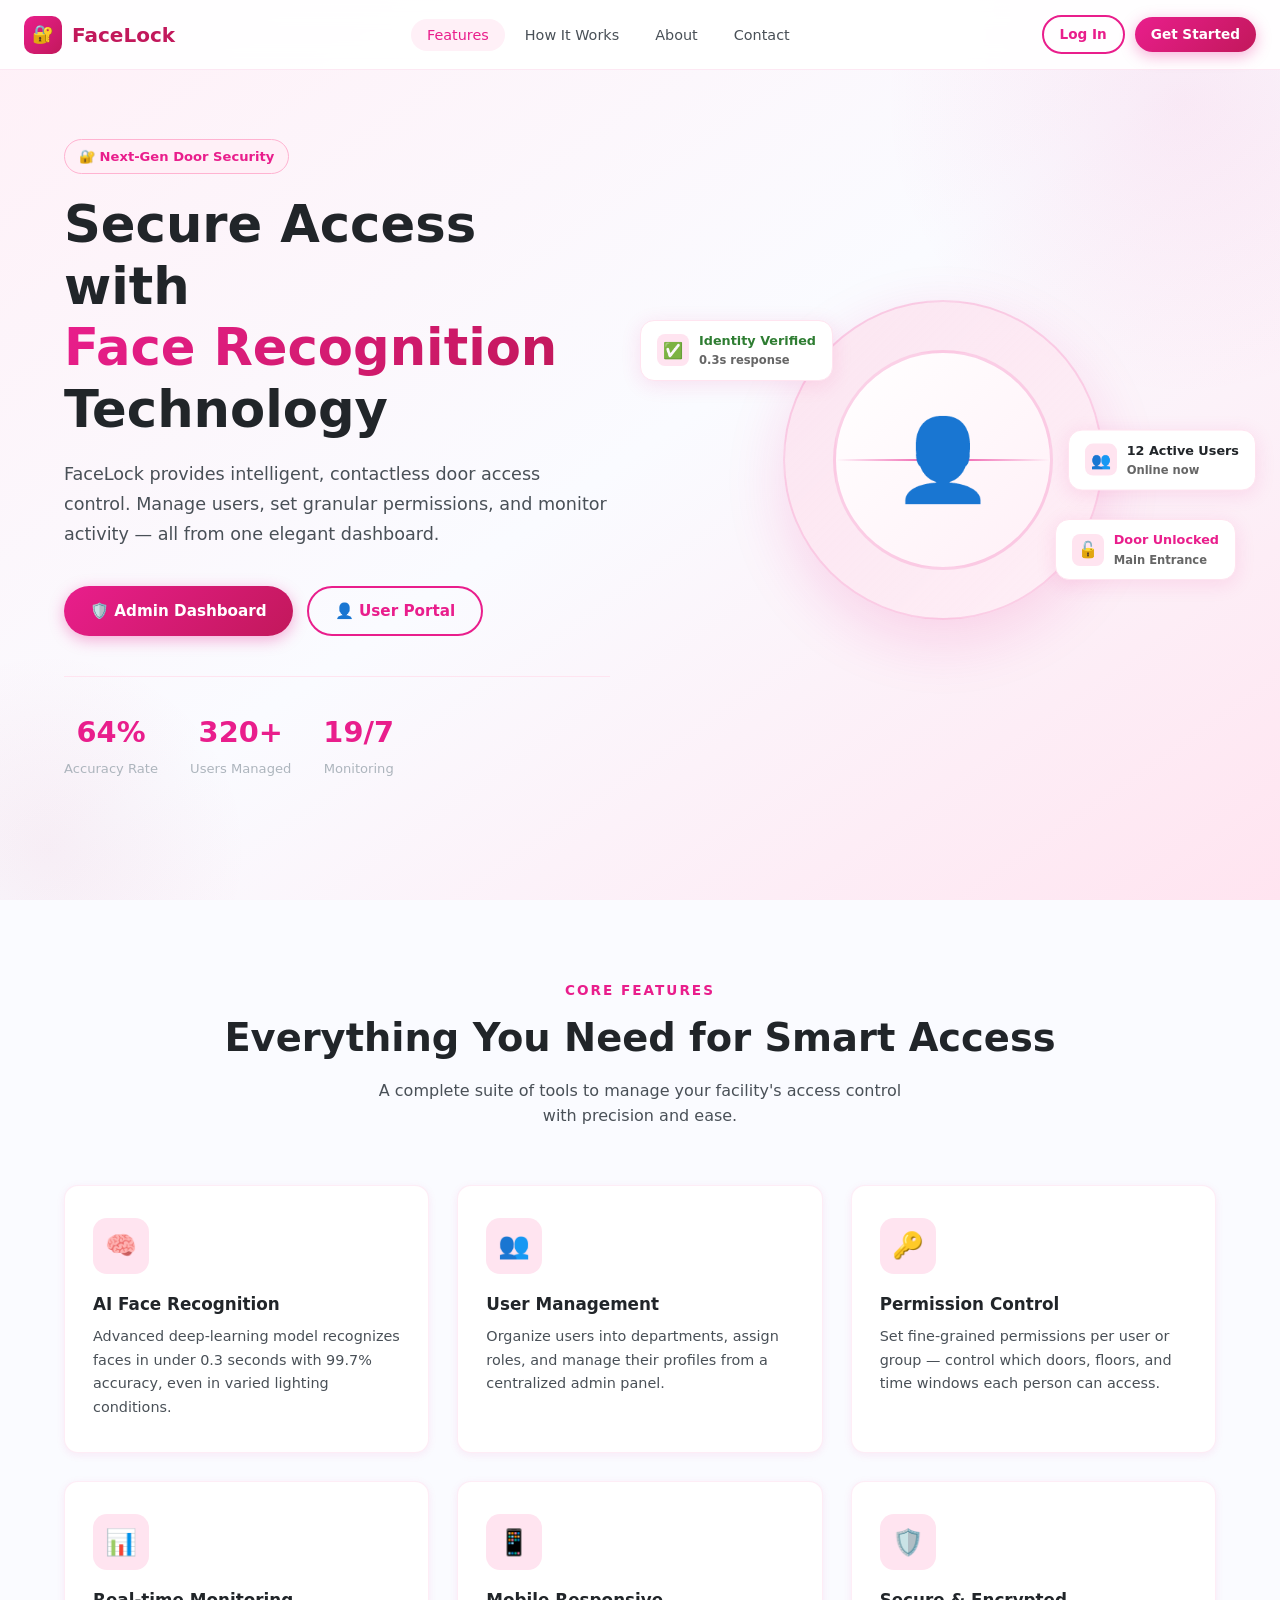
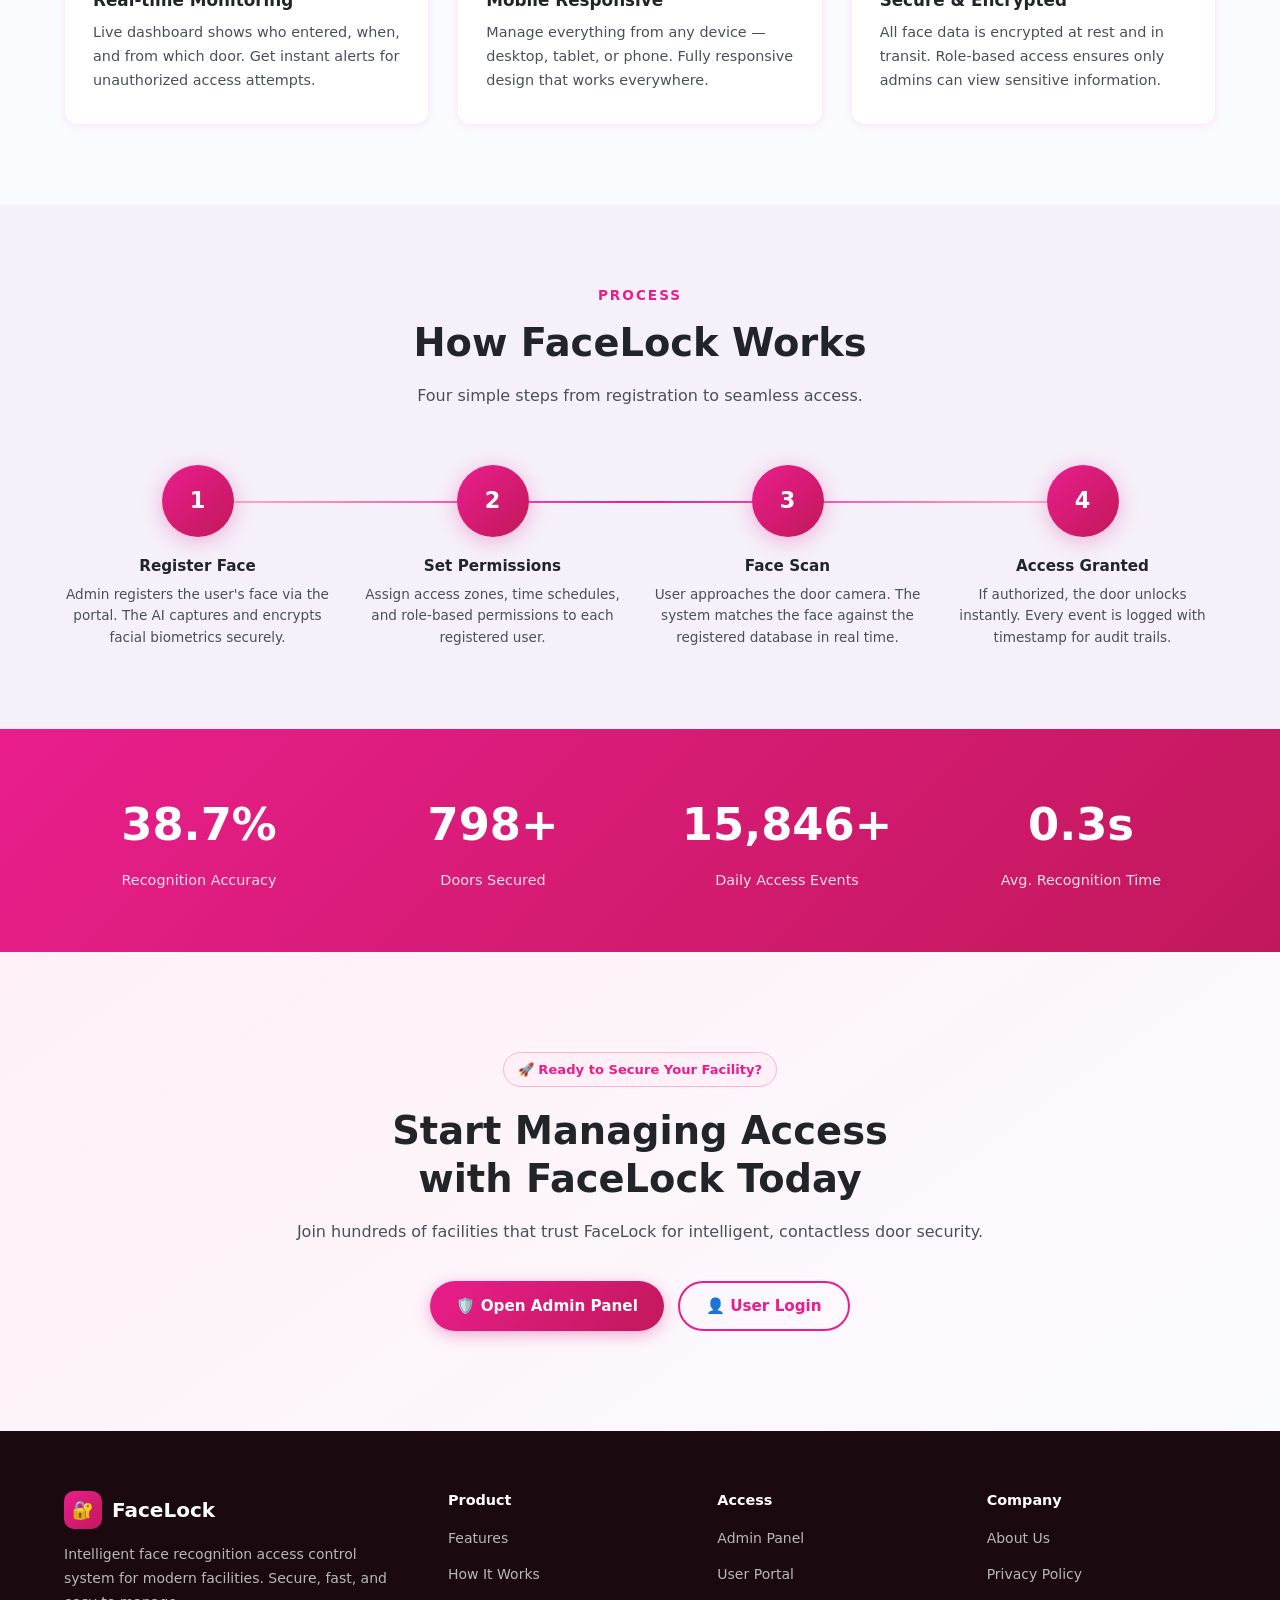
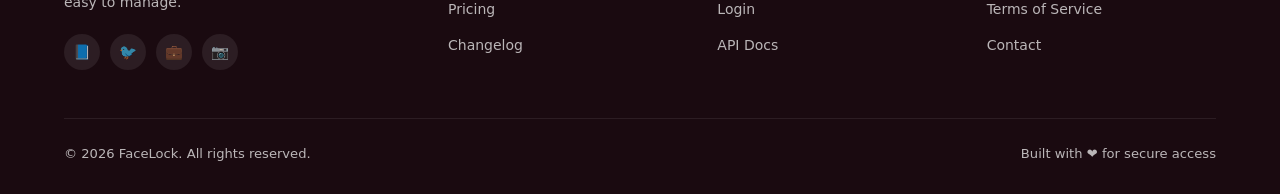
<file: index.html>
<!DOCTYPE html>
<html lang="en">
<head>
  <meta charset="UTF-8" />
  <meta name="viewport" content="width=device-width, initial-scale=1.0" />
  <title>FaceLock — Smart Face Recognition Door Security</title>
  <link rel="stylesheet" href="css/style.css" />
  <link rel="icon" href="data:image/svg+xml,<svg xmlns='http://www.w3.org/2000/svg' viewBox='0 0 100 100'><text y='.9em' font-size='90'>🔐</text></svg>" />
</head>
<body>

<!-- ── Navbar ──────────────────────────────────────────────── -->
<nav class="navbar" id="navbar">
  <a href="index.html" class="nav-brand">
    <div class="brand-icon">🔐</div>
    FaceLock
  </a>
  <ul class="nav-links">
    <li><a href="#features"    class="active">Features</a></li>
    <li><a href="#how-it-works">How It Works</a></li>
    <li><a href="#about">About</a></li>
    <li><a href="#contact">Contact</a></li>
  </ul>
  <div class="nav-actions">
    <a href="login.html" class="btn btn-outline btn-sm">Log In</a>
    <a href="login.html" class="btn btn-primary btn-sm">Get Started</a>
  </div>
  <div class="hamburger" id="hamburger" aria-label="Menu">
    <span></span><span></span><span></span>
  </div>
</nav>

<div class="mobile-menu" id="mobileMenu">
  <a href="#features">Features</a>
  <a href="#how-it-works">How It Works</a>
  <a href="#about">About</a>
  <a href="#contact">Contact</a>
  <a href="login.html" class="btn btn-primary" style="margin-top:8px;text-align:center">Get Started</a>
</div>

<!-- ── Hero ────────────────────────────────────────────────── -->
<section class="hero">
  <div class="container">
    <div class="hero-content">
      <!-- Left -->
      <div class="hero-text">
        <div class="hero-tag">🔐 Next-Gen Door Security</div>
        <h1>
          Secure Access with<br>
          <span class="gradient-text">Face Recognition</span><br>
          Technology
        </h1>
        <p>
          FaceLock provides intelligent, contactless door access control. Manage users,
          set granular permissions, and monitor activity — all from one elegant dashboard.
        </p>
        <div class="hero-btns">
          <a href="admin/dashboard.html" class="btn btn-primary">🛡️ Admin Dashboard</a>
          <a href="user/dashboard.html"  class="btn btn-outline">👤 User Portal</a>
        </div>
        <div class="hero-stats">
          <div class="hero-stat">
            <span class="num" data-count="99" data-suffix="%">0%</span>
            <span>Accuracy Rate</span>
          </div>
          <div class="hero-stat">
            <span class="num" data-count="500" data-suffix="+">0+</span>
            <span>Users Managed</span>
          </div>
          <div class="hero-stat">
            <span class="num" data-count="24" data-suffix="/7">0</span>
            <span>Monitoring</span>
          </div>
        </div>
      </div>

      <!-- Right: Face scanner visual -->
      <div class="hero-visual">
        <div class="face-scanner">
          <div class="face-scanner-inner">
            <div class="corner corner-tl"></div>
            <div class="corner corner-tr"></div>
            <div class="corner corner-bl"></div>
            <div class="corner corner-br"></div>
            <div class="scan-line"></div>
            <div class="face-icon">👤</div>
          </div>
        </div>
        <!-- Floating badges -->
        <div class="floating-badge fb-1">
          <div class="badge-icon">✅</div>
          <div>
            <div style="font-size:.8rem;color:#2E7D32;font-weight:700">Identity Verified</div>
            <div style="font-size:.72rem;color:#666">0.3s response</div>
          </div>
        </div>
        <div class="floating-badge fb-2">
          <div class="badge-icon">🔓</div>
          <div>
            <div style="font-size:.8rem;color:var(--pink);font-weight:700">Door Unlocked</div>
            <div style="font-size:.72rem;color:#666">Main Entrance</div>
          </div>
        </div>
        <div class="floating-badge fb-3">
          <div class="badge-icon">👥</div>
          <div>
            <div style="font-size:.8rem;font-weight:700">12 Active Users</div>
            <div style="font-size:.72rem;color:#666">Online now</div>
          </div>
        </div>
      </div>
    </div>
  </div>
</section>

<!-- ── Features ─────────────────────────────────────────────── -->
<section class="section" id="features">
  <div class="container">
    <div class="section-header">
      <div class="label">Core Features</div>
      <h2>Everything You Need for Smart Access</h2>
      <p>A complete suite of tools to manage your facility's access control with precision and ease.</p>
    </div>
    <div class="features-grid">
      <div class="feature-card">
        <div class="feature-icon">🧠</div>
        <h3>AI Face Recognition</h3>
        <p>Advanced deep-learning model recognizes faces in under 0.3 seconds with 99.7% accuracy, even in varied lighting conditions.</p>
      </div>
      <div class="feature-card">
        <div class="feature-icon">👥</div>
        <h3>User Management</h3>
        <p>Organize users into departments, assign roles, and manage their profiles from a centralized admin panel.</p>
      </div>
      <div class="feature-card">
        <div class="feature-icon">🔑</div>
        <h3>Permission Control</h3>
        <p>Set fine-grained permissions per user or group — control which doors, floors, and time windows each person can access.</p>
      </div>
      <div class="feature-card">
        <div class="feature-icon">📊</div>
        <h3>Real-time Monitoring</h3>
        <p>Live dashboard shows who entered, when, and from which door. Get instant alerts for unauthorized access attempts.</p>
      </div>
      <div class="feature-card">
        <div class="feature-icon">📱</div>
        <h3>Mobile Responsive</h3>
        <p>Manage everything from any device — desktop, tablet, or phone. Fully responsive design that works everywhere.</p>
      </div>
      <div class="feature-card">
        <div class="feature-icon">🛡️</div>
        <h3>Secure & Encrypted</h3>
        <p>All face data is encrypted at rest and in transit. Role-based access ensures only admins can view sensitive information.</p>
      </div>
    </div>
  </div>
</section>

<!-- ── How It Works ──────────────────────────────────────────── -->
<section class="section how-it-works" id="how-it-works">
  <div class="container">
    <div class="section-header">
      <div class="label">Process</div>
      <h2>How FaceLock Works</h2>
      <p>Four simple steps from registration to seamless access.</p>
    </div>
    <div class="steps-grid">
      <div class="step">
        <div class="step-num">1</div>
        <h4>Register Face</h4>
        <p>Admin registers the user's face via the portal. The AI captures and encrypts facial biometrics securely.</p>
      </div>
      <div class="step">
        <div class="step-num">2</div>
        <h4>Set Permissions</h4>
        <p>Assign access zones, time schedules, and role-based permissions to each registered user.</p>
      </div>
      <div class="step">
        <div class="step-num">3</div>
        <h4>Face Scan</h4>
        <p>User approaches the door camera. The system matches the face against the registered database in real time.</p>
      </div>
      <div class="step">
        <div class="step-num">4</div>
        <h4>Access Granted</h4>
        <p>If authorized, the door unlocks instantly. Every event is logged with timestamp for audit trails.</p>
      </div>
    </div>
  </div>
</section>

<!-- ── Stats Banner ──────────────────────────────────────────── -->
<section class="stats-banner observe" id="about">
  <div class="container">
    <div class="stats-grid">
      <div class="stat-item">
        <span class="big-num" data-count="99" data-suffix=".7%">—</span>
        <span>Recognition Accuracy</span>
      </div>
      <div class="stat-item">
        <span class="big-num" data-count="2500" data-suffix="+">—</span>
        <span>Doors Secured</span>
      </div>
      <div class="stat-item">
        <span class="big-num" data-count="50000" data-suffix="+">—</span>
        <span>Daily Access Events</span>
      </div>
      <div class="stat-item">
        <span class="big-num" data-count="0" data-suffix=".3s">—</span>
        <span>Avg. Recognition Time</span>
      </div>
    </div>
  </div>
</section>

<!-- ── CTA ───────────────────────────────────────────────────── -->
<section class="cta-section" id="contact">
  <div class="container">
    <div class="hero-tag" style="margin: 0 auto 20px">🚀 Ready to Secure Your Facility?</div>
    <h2>Start Managing Access<br>with <span class="gradient-text">FaceLock Today</span></h2>
    <p>Join hundreds of facilities that trust FaceLock for intelligent, contactless door security.</p>
    <div style="display:flex;gap:14px;justify-content:center;flex-wrap:wrap">
      <a href="admin/dashboard.html" class="btn btn-primary">🛡️ Open Admin Panel</a>
      <a href="login.html"           class="btn btn-outline">👤 User Login</a>
    </div>
  </div>
</section>

<!-- ── Footer ────────────────────────────────────────────────── -->
<footer class="footer">
  <div class="container">
    <div class="footer-grid">
      <div class="footer-brand">
        <div class="nav-brand" style="color:#fff;margin-bottom:14px">
          <div class="brand-icon">🔐</div>
          FaceLock
        </div>
        <p>Intelligent face recognition access control system for modern facilities. Secure, fast, and easy to manage.</p>
        <div class="social-links" style="margin-top:20px">
          <a href="#" class="social-link">📘</a>
          <a href="#" class="social-link">🐦</a>
          <a href="#" class="social-link">💼</a>
          <a href="#" class="social-link">📷</a>
        </div>
      </div>
      <div>
        <h4>Product</h4>
        <ul>
          <li><a href="#features">Features</a></li>
          <li><a href="#how-it-works">How It Works</a></li>
          <li><a href="#">Pricing</a></li>
          <li><a href="#">Changelog</a></li>
        </ul>
      </div>
      <div>
        <h4>Access</h4>
        <ul>
          <li><a href="admin/dashboard.html">Admin Panel</a></li>
          <li><a href="user/dashboard.html">User Portal</a></li>
          <li><a href="login.html">Login</a></li>
          <li><a href="#">API Docs</a></li>
        </ul>
      </div>
      <div>
        <h4>Company</h4>
        <ul>
          <li><a href="#">About Us</a></li>
          <li><a href="#">Privacy Policy</a></li>
          <li><a href="#">Terms of Service</a></li>
          <li><a href="#">Contact</a></li>
        </ul>
      </div>
    </div>
    <div class="footer-bottom">
      <span>© 2026 FaceLock. All rights reserved.</span>
      <span>Built with ❤️ for secure access</span>
    </div>
  </div>
</footer>

<script src="js/main.js"></script>
<script>
  /* Trigger counter animation on page load for hero stats */
  window.addEventListener('load', () => {
    setTimeout(() => {
      document.querySelectorAll('.hero-stat .num').forEach(el => {
        const target = parseInt(el.dataset.count, 10);
        const suffix = el.dataset.suffix || '';
        let cur = 0;
        const step = Math.ceil(target / 50) || 1;
        const timer = setInterval(() => {
          cur = Math.min(cur + step, target);
          el.textContent = cur + suffix;
          if (cur >= target) clearInterval(timer);
        }, 30);
      });
    }, 400);
  });
</script>
</body>
</html>
</file>
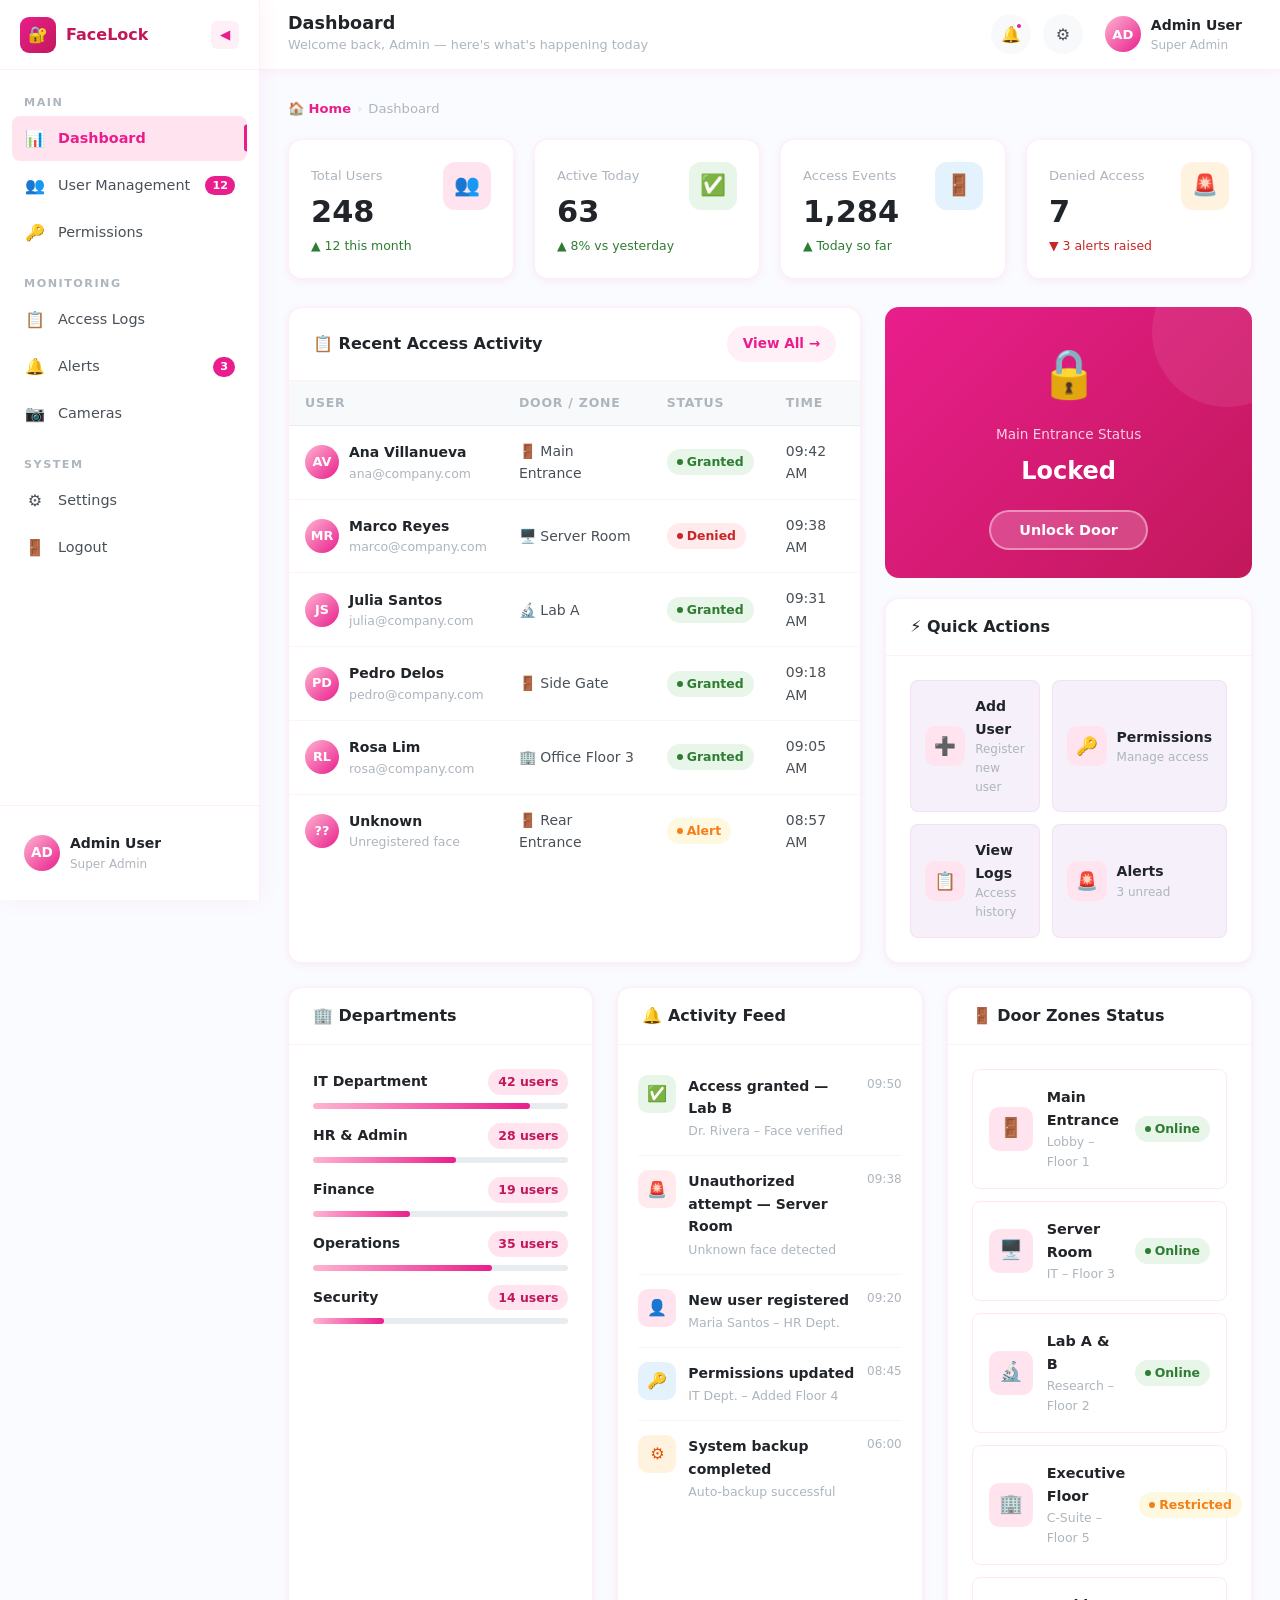
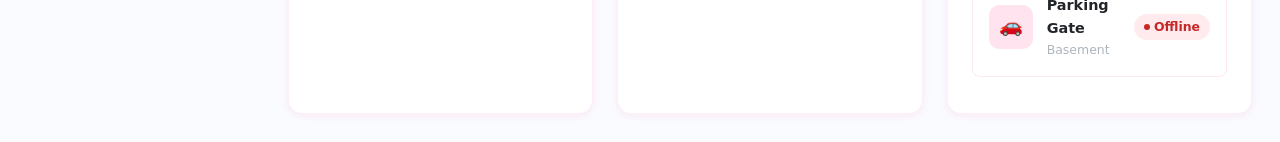
<file: admin/dashboard.html>
<!DOCTYPE html>
<html lang="en">
<head>
  <meta charset="UTF-8" />
  <meta name="viewport" content="width=device-width, initial-scale=1.0" />
  <title>Admin Dashboard — FaceLock</title>
  <link rel="stylesheet" href="../css/style.css" />
  <link rel="icon" href="data:image/svg+xml,<svg xmlns='http://www.w3.org/2000/svg' viewBox='0 0 100 100'><text y='.9em' font-size='90'>🛡️</text></svg>" />
</head>
<body>

<div class="app-layout">
  <!-- Overlay for mobile -->
  <div class="sidebar-overlay" id="sidebarOverlay"></div>

  <!-- ── Sidebar ─────────────────────────────────────────── -->
  <aside class="sidebar" id="sidebar">
    <div class="sidebar-header">
      <div class="sidebar-logo">
        <div class="logo-box">🔐</div>
        <span>FaceLock</span>
      </div>
      <button class="sidebar-toggle" id="sidebarToggle" title="Collapse">◀</button>
    </div>

    <nav class="sidebar-nav">
      <div class="nav-section-label">Main</div>
      <a class="nav-item active" href="dashboard.html">
        <span class="nav-icon">📊</span><span>Dashboard</span>
      </a>
      <a class="nav-item" href="users.html">
        <span class="nav-icon">👥</span><span>User Management</span>
        <span class="nav-badge">12</span>
      </a>
      <a class="nav-item" href="permissions.html">
        <span class="nav-icon">🔑</span><span>Permissions</span>
      </a>

      <div class="nav-section-label" style="margin-top:12px">Monitoring</div>
      <a class="nav-item" href="logs.html">
        <span class="nav-icon">📋</span><span>Access Logs</span>
      </a>
      <a class="nav-item" href="alerts.html">
        <span class="nav-icon">🔔</span><span>Alerts</span>
        <span class="nav-badge">3</span>
      </a>
      <a class="nav-item" href="cameras.html">
        <span class="nav-icon">📷</span><span>Cameras</span>
      </a>

      <div class="nav-section-label" style="margin-top:12px">System</div>
      <a class="nav-item" href="settings.html">
        <span class="nav-icon">⚙️</span><span>Settings</span>
      </a>
      <a class="nav-item" href="../login.html">
        <span class="nav-icon">🚪</span><span>Logout</span>
      </a>
    </nav>

    <div class="sidebar-footer">
      <div class="user-card">
        <div class="user-avatar">AD</div>
        <div class="user-info">
          <div class="u-name">Admin User</div>
          <div class="u-role">Super Admin</div>
        </div>
      </div>
    </div>
  </aside>

  <!-- ── Main ────────────────────────────────────────────── -->
  <main class="app-main" id="appMain">
    <!-- Top Bar -->
    <div class="topbar">
      <div style="display:flex;align-items:center;gap:12px">
        <button class="mobile-sidebar-toggle" id="mobileSidebarToggle">☰</button>
        <div class="topbar-left">
          <h2>Dashboard</h2>
          <p>Welcome back, Admin — here's what's happening today</p>
        </div>
      </div>
      <div class="topbar-right">
        <div class="dropdown-wrap">
          <button class="topbar-btn" id="notifBtn" title="Notifications">
            🔔<span class="notif-dot"></span>
          </button>
          <div class="notif-dropdown" id="notifDropdown">
            <div class="notif-header">
              <h4>Notifications</h4>
              <span class="notif-clear">Mark all read</span>
            </div>
            <div class="notif-item unread">
              <div class="notif-dot-small"></div>
              <div class="notif-item-info">
                <div class="n-title">🚨 Unauthorized access attempt – Server Room</div>
                <div class="n-time">2 minutes ago</div>
              </div>
            </div>
            <div class="notif-item unread">
              <div class="notif-dot-small"></div>
              <div class="notif-item-info">
                <div class="n-title">👤 New user registered – Maria Santos</div>
                <div class="n-time">18 minutes ago</div>
              </div>
            </div>
            <div class="notif-item">
              <div class="notif-dot-small read"></div>
              <div class="notif-item-info">
                <div class="n-title">🔑 Permissions updated for IT Dept.</div>
                <div class="n-time">1 hour ago</div>
              </div>
            </div>
            <div class="notif-item">
              <div class="notif-dot-small read"></div>
              <div class="notif-item-info">
                <div class="n-title">✅ System backup completed successfully</div>
                <div class="n-time">3 hours ago</div>
              </div>
            </div>
          </div>
        </div>
        <button class="topbar-btn" title="Settings" onclick="window.location='settings.html'">⚙️</button>
        <div class="topbar-user" onclick="window.location='../login.html'">
          <div class="user-avatar" style="width:36px;height:36px;font-size:.82rem">AD</div>
          <div>
            <div class="u-name">Admin User</div>
            <div class="u-role">Super Admin</div>
          </div>
        </div>
      </div>
    </div>

    <!-- Page Content -->
    <div class="page-content">
      <!-- Breadcrumb -->
      <div class="breadcrumb">
        <a href="dashboard.html">🏠 Home</a>
        <span class="sep">›</span>
        <span>Dashboard</span>
      </div>

      <!-- Stat Cards -->
      <div class="stat-cards">
        <div class="stat-card">
          <div class="stat-info">
            <span class="stat-label">Total Users</span>
            <span class="stat-val">248</span>
            <span class="stat-change up">▲ 12 this month</span>
          </div>
          <div class="stat-icon-wrap si-pink">👥</div>
        </div>
        <div class="stat-card">
          <div class="stat-info">
            <span class="stat-label">Active Today</span>
            <span class="stat-val">63</span>
            <span class="stat-change up">▲ 8% vs yesterday</span>
          </div>
          <div class="stat-icon-wrap si-green">✅</div>
        </div>
        <div class="stat-card">
          <div class="stat-info">
            <span class="stat-label">Access Events</span>
            <span class="stat-val">1,284</span>
            <span class="stat-change up">▲ Today so far</span>
          </div>
          <div class="stat-icon-wrap si-blue">🚪</div>
        </div>
        <div class="stat-card">
          <div class="stat-info">
            <span class="stat-label">Denied Access</span>
            <span class="stat-val">7</span>
            <span class="stat-change down">▼ 3 alerts raised</span>
          </div>
          <div class="stat-icon-wrap si-orange">🚨</div>
        </div>
      </div>

      <!-- Content Grid -->
      <div class="content-grid">
        <!-- Recent Activity -->
        <div class="card">
          <div class="card-header">
            <h3>📋 Recent Access Activity</h3>
            <a href="logs.html" class="btn btn-ghost btn-sm">View All →</a>
          </div>
          <div class="card-body" style="padding:0">
            <div class="table-responsive">
              <table class="data-table">
                <thead>
                  <tr>
                    <th>User</th>
                    <th>Door / Zone</th>
                    <th>Status</th>
                    <th>Time</th>
                  </tr>
                </thead>
                <tbody>
                  <tr>
                    <td><div class="user-cell"><div class="mini-avatar">AV</div><div class="user-cell-info"><div class="name">Ana Villanueva</div><div class="email">ana@company.com</div></div></div></td>
                    <td>🚪 Main Entrance</td>
                    <td><span class="badge badge-success badge-dot">Granted</span></td>
                    <td>09:42 AM</td>
                  </tr>
                  <tr>
                    <td><div class="user-cell"><div class="mini-avatar">MR</div><div class="user-cell-info"><div class="name">Marco Reyes</div><div class="email">marco@company.com</div></div></div></td>
                    <td>🖥️ Server Room</td>
                    <td><span class="badge badge-danger badge-dot">Denied</span></td>
                    <td>09:38 AM</td>
                  </tr>
                  <tr>
                    <td><div class="user-cell"><div class="mini-avatar">JS</div><div class="user-cell-info"><div class="name">Julia Santos</div><div class="email">julia@company.com</div></div></div></td>
                    <td>🔬 Lab A</td>
                    <td><span class="badge badge-success badge-dot">Granted</span></td>
                    <td>09:31 AM</td>
                  </tr>
                  <tr>
                    <td><div class="user-cell"><div class="mini-avatar">PD</div><div class="user-cell-info"><div class="name">Pedro Delos</div><div class="email">pedro@company.com</div></div></div></td>
                    <td>🚪 Side Gate</td>
                    <td><span class="badge badge-success badge-dot">Granted</span></td>
                    <td>09:18 AM</td>
                  </tr>
                  <tr>
                    <td><div class="user-cell"><div class="mini-avatar">RL</div><div class="user-cell-info"><div class="name">Rosa Lim</div><div class="email">rosa@company.com</div></div></div></td>
                    <td>🏢 Office Floor 3</td>
                    <td><span class="badge badge-success badge-dot">Granted</span></td>
                    <td>09:05 AM</td>
                  </tr>
                  <tr>
                    <td><div class="user-cell"><div class="mini-avatar">??</div><div class="user-cell-info"><div class="name">Unknown</div><div class="email">Unregistered face</div></div></div></td>
                    <td>🚪 Rear Entrance</td>
                    <td><span class="badge badge-warning badge-dot">Alert</span></td>
                    <td>08:57 AM</td>
                  </tr>
                </tbody>
              </table>
            </div>
          </div>
        </div>

        <!-- Right Column -->
        <div style="display:flex;flex-direction:column;gap:20px">
          <!-- Door Control -->
          <div class="door-status-card">
            <div class="door-icon" id="doorIcon">🔒</div>
            <div class="door-status-label">Main Entrance Status</div>
            <div class="door-status-value" id="doorStatus">Locked</div>
            <button class="door-toggle-btn" id="doorToggle">Unlock Door</button>
          </div>

          <!-- Quick Actions -->
          <div class="card">
            <div class="card-header"><h3>⚡ Quick Actions</h3></div>
            <div class="card-body">
              <div class="quick-grid">
                <a href="users.html"      class="quick-item"><div class="quick-item-icon">➕</div><div class="quick-item-text"><div class="q-label">Add User</div><div class="q-sub">Register new user</div></div></a>
                <a href="permissions.html" class="quick-item"><div class="quick-item-icon">🔑</div><div class="quick-item-text"><div class="q-label">Permissions</div><div class="q-sub">Manage access</div></div></a>
                <a href="logs.html"        class="quick-item"><div class="quick-item-icon">📋</div><div class="quick-item-text"><div class="q-label">View Logs</div><div class="q-sub">Access history</div></div></a>
                <a href="alerts.html"      class="quick-item"><div class="quick-item-icon">🚨</div><div class="quick-item-text"><div class="q-label">Alerts</div><div class="q-sub">3 unread</div></div></a>
              </div>
            </div>
          </div>
        </div>
      </div>

      <!-- Bottom Row -->
      <div class="content-grid-3">
        <!-- Departments -->
        <div class="card">
          <div class="card-header"><h3>🏢 Departments</h3></div>
          <div class="card-body">
            <div style="display:flex;flex-direction:column;gap:14px">
              <div>
                <div class="flex-between mb-8"><span style="font-size:.875rem;font-weight:600">IT Department</span><span class="badge badge-pink">42 users</span></div>
                <div class="progress-bar"><div class="progress-fill" style="width:85%"></div></div>
              </div>
              <div>
                <div class="flex-between mb-8"><span style="font-size:.875rem;font-weight:600">HR &amp; Admin</span><span class="badge badge-pink">28 users</span></div>
                <div class="progress-bar"><div class="progress-fill" style="width:56%"></div></div>
              </div>
              <div>
                <div class="flex-between mb-8"><span style="font-size:.875rem;font-weight:600">Finance</span><span class="badge badge-pink">19 users</span></div>
                <div class="progress-bar"><div class="progress-fill" style="width:38%"></div></div>
              </div>
              <div>
                <div class="flex-between mb-8"><span style="font-size:.875rem;font-weight:600">Operations</span><span class="badge badge-pink">35 users</span></div>
                <div class="progress-bar"><div class="progress-fill" style="width:70%"></div></div>
              </div>
              <div>
                <div class="flex-between mb-8"><span style="font-size:.875rem;font-weight:600">Security</span><span class="badge badge-pink">14 users</span></div>
                <div class="progress-bar"><div class="progress-fill" style="width:28%"></div></div>
              </div>
            </div>
          </div>
        </div>

        <!-- System Activity Feed -->
        <div class="card">
          <div class="card-header"><h3>🔔 Activity Feed</h3></div>
          <div class="card-body" style="padding:8px 20px">
            <div class="activity-list">
              <div class="activity-item">
                <div class="activity-icon ai-green">✅</div>
                <div class="activity-info">
                  <div class="act-title">Access granted — Lab B</div>
                  <div class="act-sub">Dr. Rivera – Face verified</div>
                </div>
                <div class="activity-time">09:50</div>
              </div>
              <div class="activity-item">
                <div class="activity-icon ai-red">🚨</div>
                <div class="activity-info">
                  <div class="act-title">Unauthorized attempt — Server Room</div>
                  <div class="act-sub">Unknown face detected</div>
                </div>
                <div class="activity-time">09:38</div>
              </div>
              <div class="activity-item">
                <div class="activity-icon ai-pink">👤</div>
                <div class="activity-info">
                  <div class="act-title">New user registered</div>
                  <div class="act-sub">Maria Santos – HR Dept.</div>
                </div>
                <div class="activity-time">09:20</div>
              </div>
              <div class="activity-item">
                <div class="activity-icon ai-blue">🔑</div>
                <div class="activity-info">
                  <div class="act-title">Permissions updated</div>
                  <div class="act-sub">IT Dept. – Added Floor 4</div>
                </div>
                <div class="activity-time">08:45</div>
              </div>
              <div class="activity-item">
                <div class="activity-icon ai-orange">⚙️</div>
                <div class="activity-info">
                  <div class="act-title">System backup completed</div>
                  <div class="act-sub">Auto-backup successful</div>
                </div>
                <div class="activity-time">06:00</div>
              </div>
            </div>
          </div>
        </div>

        <!-- Door Zones -->
        <div class="card">
          <div class="card-header"><h3>🚪 Door Zones Status</h3></div>
          <div class="card-body">
            <div class="zone-card">
              <div class="zone-icon">🚪</div>
              <div class="zone-info"><div class="z-name">Main Entrance</div><div class="z-sub">Lobby – Floor 1</div></div>
              <span class="badge badge-success badge-dot">Online</span>
            </div>
            <div class="zone-card">
              <div class="zone-icon">🖥️</div>
              <div class="zone-info"><div class="z-name">Server Room</div><div class="z-sub">IT – Floor 3</div></div>
              <span class="badge badge-success badge-dot">Online</span>
            </div>
            <div class="zone-card">
              <div class="zone-icon">🔬</div>
              <div class="zone-info"><div class="z-name">Lab A &amp; B</div><div class="z-sub">Research – Floor 2</div></div>
              <span class="badge badge-success badge-dot">Online</span>
            </div>
            <div class="zone-card">
              <div class="zone-icon">🏢</div>
              <div class="zone-info"><div class="z-name">Executive Floor</div><div class="z-sub">C-Suite – Floor 5</div></div>
              <span class="badge badge-warning badge-dot">Restricted</span>
            </div>
            <div class="zone-card">
              <div class="zone-icon">🚗</div>
              <div class="zone-info"><div class="z-name">Parking Gate</div><div class="z-sub">Basement</div></div>
              <span class="badge badge-danger badge-dot">Offline</span>
            </div>
          </div>
        </div>
      </div>
    </div>
  </main>
</div>

<script src="../js/main.js"></script>
</body>
</html>
</file>
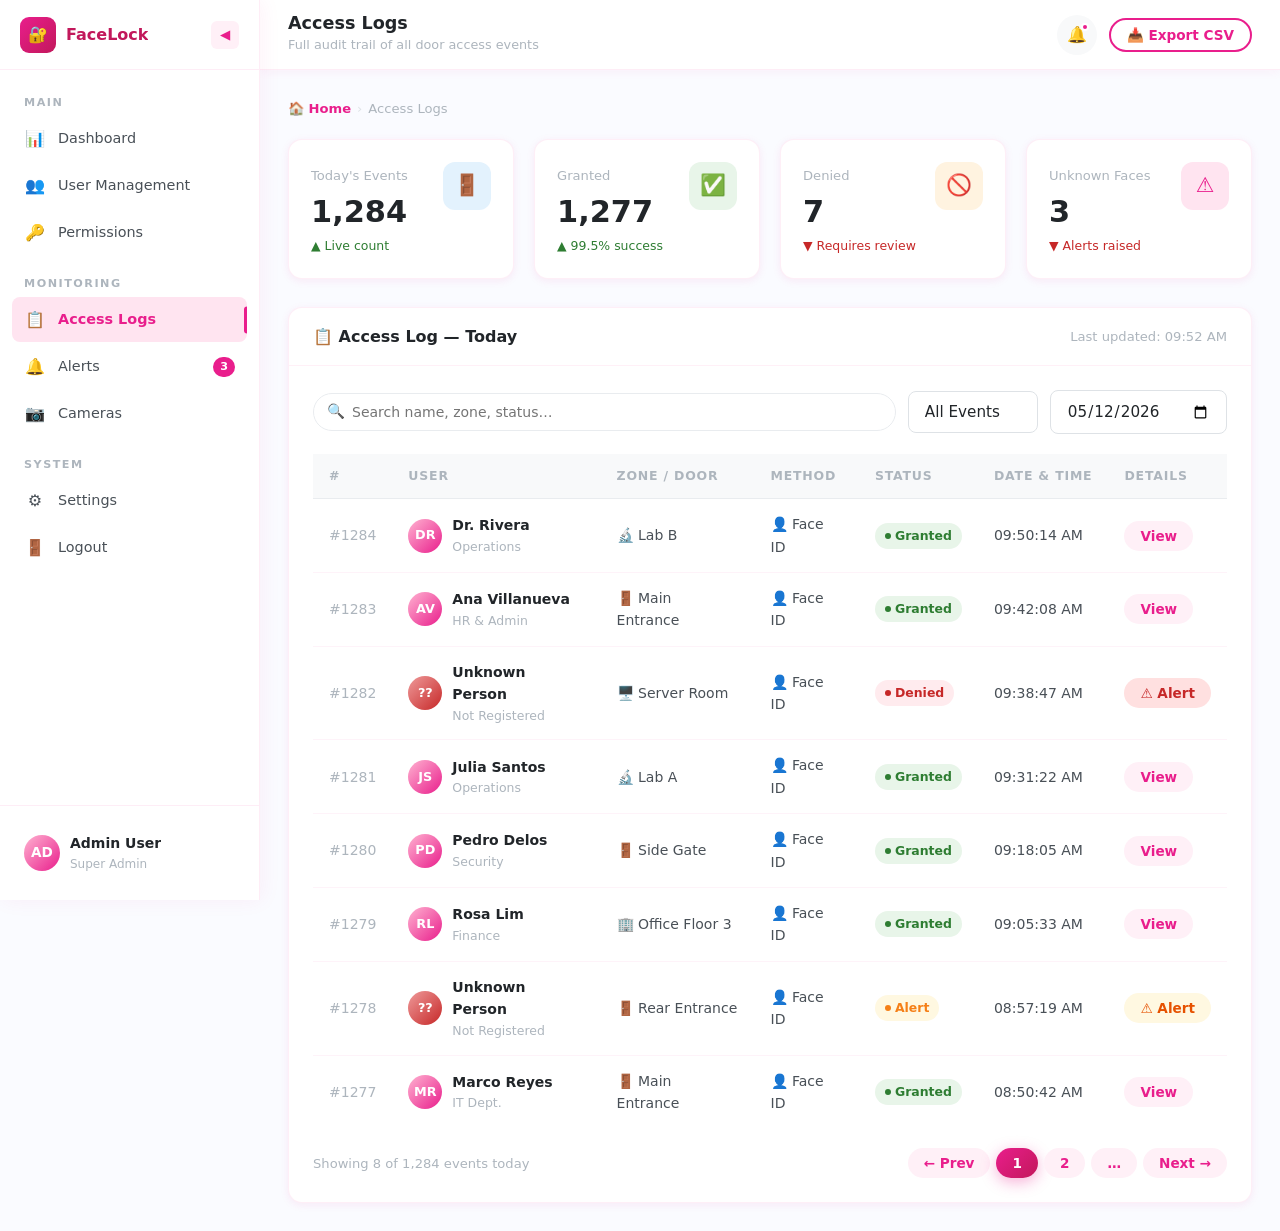
<file: admin/logs.html>
<!DOCTYPE html>
<html lang="en">
<head>
  <meta charset="UTF-8" />
  <meta name="viewport" content="width=device-width, initial-scale=1.0" />
  <title>Access Logs — FaceLock Admin</title>
  <link rel="stylesheet" href="../css/style.css" />
  <link rel="icon" href="data:image/svg+xml,<svg xmlns='http://www.w3.org/2000/svg' viewBox='0 0 100 100'><text y='.9em' font-size='90'>📋</text></svg>" />
</head>
<body>
<div class="app-layout">
  <div class="sidebar-overlay" id="sidebarOverlay"></div>
  <aside class="sidebar" id="sidebar">
    <div class="sidebar-header"><div class="sidebar-logo"><div class="logo-box">🔐</div><span>FaceLock</span></div><button class="sidebar-toggle" id="sidebarToggle">◀</button></div>
    <nav class="sidebar-nav">
      <div class="nav-section-label">Main</div>
      <a class="nav-item" href="dashboard.html"><span class="nav-icon">📊</span><span>Dashboard</span></a>
      <a class="nav-item" href="users.html"><span class="nav-icon">👥</span><span>User Management</span></a>
      <a class="nav-item" href="permissions.html"><span class="nav-icon">🔑</span><span>Permissions</span></a>
      <div class="nav-section-label" style="margin-top:12px">Monitoring</div>
      <a class="nav-item active" href="logs.html"><span class="nav-icon">📋</span><span>Access Logs</span></a>
      <a class="nav-item" href="alerts.html"><span class="nav-icon">🔔</span><span>Alerts</span><span class="nav-badge">3</span></a>
      <a class="nav-item" href="cameras.html"><span class="nav-icon">📷</span><span>Cameras</span></a>
      <div class="nav-section-label" style="margin-top:12px">System</div>
      <a class="nav-item" href="settings.html"><span class="nav-icon">⚙️</span><span>Settings</span></a>
      <a class="nav-item" href="../login.html"><span class="nav-icon">🚪</span><span>Logout</span></a>
    </nav>
    <div class="sidebar-footer"><div class="user-card"><div class="user-avatar">AD</div><div class="user-info"><div class="u-name">Admin User</div><div class="u-role">Super Admin</div></div></div></div>
  </aside>
  <main class="app-main" id="appMain">
    <div class="topbar">
      <div style="display:flex;align-items:center;gap:12px">
        <button class="mobile-sidebar-toggle" id="mobileSidebarToggle">☰</button>
        <div class="topbar-left"><h2>Access Logs</h2><p>Full audit trail of all door access events</p></div>
      </div>
      <div class="topbar-right">
        <button class="topbar-btn">🔔<span class="notif-dot"></span></button>
        <button class="btn btn-outline btn-sm">📥 Export CSV</button>
      </div>
    </div>
    <div class="page-content">
      <div class="breadcrumb"><a href="dashboard.html">🏠 Home</a><span class="sep">›</span><span>Access Logs</span></div>
      <div class="stat-cards">
        <div class="stat-card"><div class="stat-info"><span class="stat-label">Today's Events</span><span class="stat-val">1,284</span><span class="stat-change up">▲ Live count</span></div><div class="stat-icon-wrap si-blue">🚪</div></div>
        <div class="stat-card"><div class="stat-info"><span class="stat-label">Granted</span><span class="stat-val">1,277</span><span class="stat-change up">▲ 99.5% success</span></div><div class="stat-icon-wrap si-green">✅</div></div>
        <div class="stat-card"><div class="stat-info"><span class="stat-label">Denied</span><span class="stat-val">7</span><span class="stat-change down">▼ Requires review</span></div><div class="stat-icon-wrap si-orange">🚫</div></div>
        <div class="stat-card"><div class="stat-info"><span class="stat-label">Unknown Faces</span><span class="stat-val">3</span><span class="stat-change down">▼ Alerts raised</span></div><div class="stat-icon-wrap si-pink">⚠️</div></div>
      </div>
      <div class="card">
        <div class="card-header"><h3>📋 Access Log — Today</h3><span style="font-size:.82rem;color:var(--gray-500)">Last updated: 09:52 AM</span></div>
        <div class="card-body">
          <div class="toolbar">
            <div class="search-wrap"><span class="search-icon">🔍</span><input type="text" id="tableSearch" placeholder="Search name, zone, status…" /></div>
            <select class="form-control" id="statusFilter" style="width:auto;min-width:130px"><option value="">All Events</option><option value="granted">Granted</option><option value="denied">Denied</option><option value="alert">Alert</option></select>
            <input type="date" class="form-control" style="width:auto" value="2026-05-12" />
          </div>
          <div class="table-responsive">
            <table class="data-table">
              <thead><tr><th>#</th><th>User</th><th>Zone / Door</th><th>Method</th><th>Status</th><th>Date &amp; Time</th><th>Details</th></tr></thead>
              <tbody id="logTableBody">
                <tr><td style="color:var(--gray-500)">#1284</td><td><div class="user-cell"><div class="mini-avatar">DR</div><div class="user-cell-info"><div class="name">Dr. Rivera</div><div class="email">Operations</div></div></div></td><td>🔬 Lab B</td><td>👤 Face ID</td><td><span class="badge badge-success badge-dot">Granted</span></td><td>09:50:14 AM</td><td><button class="btn btn-ghost btn-sm">View</button></td></tr>
                <tr><td style="color:var(--gray-500)">#1283</td><td><div class="user-cell"><div class="mini-avatar">AV</div><div class="user-cell-info"><div class="name">Ana Villanueva</div><div class="email">HR &amp; Admin</div></div></div></td><td>🚪 Main Entrance</td><td>👤 Face ID</td><td><span class="badge badge-success badge-dot">Granted</span></td><td>09:42:08 AM</td><td><button class="btn btn-ghost btn-sm">View</button></td></tr>
                <tr><td style="color:var(--gray-500)">#1282</td><td><div class="user-cell"><div class="mini-avatar" style="background:linear-gradient(135deg,#EF9A9A,#C62828)">??</div><div class="user-cell-info"><div class="name">Unknown Person</div><div class="email">Not Registered</div></div></div></td><td>🖥️ Server Room</td><td>👤 Face ID</td><td><span class="badge badge-danger badge-dot">Denied</span></td><td>09:38:47 AM</td><td><button class="btn btn-sm" style="background:#FFE0E0;color:#C62828">⚠️ Alert</button></td></tr>
                <tr><td style="color:var(--gray-500)">#1281</td><td><div class="user-cell"><div class="mini-avatar">JS</div><div class="user-cell-info"><div class="name">Julia Santos</div><div class="email">Operations</div></div></div></td><td>🔬 Lab A</td><td>👤 Face ID</td><td><span class="badge badge-success badge-dot">Granted</span></td><td>09:31:22 AM</td><td><button class="btn btn-ghost btn-sm">View</button></td></tr>
                <tr><td style="color:var(--gray-500)">#1280</td><td><div class="user-cell"><div class="mini-avatar">PD</div><div class="user-cell-info"><div class="name">Pedro Delos</div><div class="email">Security</div></div></div></td><td>🚪 Side Gate</td><td>👤 Face ID</td><td><span class="badge badge-success badge-dot">Granted</span></td><td>09:18:05 AM</td><td><button class="btn btn-ghost btn-sm">View</button></td></tr>
                <tr><td style="color:var(--gray-500)">#1279</td><td><div class="user-cell"><div class="mini-avatar">RL</div><div class="user-cell-info"><div class="name">Rosa Lim</div><div class="email">Finance</div></div></div></td><td>🏢 Office Floor 3</td><td>👤 Face ID</td><td><span class="badge badge-success badge-dot">Granted</span></td><td>09:05:33 AM</td><td><button class="btn btn-ghost btn-sm">View</button></td></tr>
                <tr><td style="color:var(--gray-500)">#1278</td><td><div class="user-cell"><div class="mini-avatar" style="background:linear-gradient(135deg,#EF9A9A,#C62828)">??</div><div class="user-cell-info"><div class="name">Unknown Person</div><div class="email">Not Registered</div></div></div></td><td>🚪 Rear Entrance</td><td>👤 Face ID</td><td><span class="badge badge-warning badge-dot">Alert</span></td><td>08:57:19 AM</td><td><button class="btn btn-sm" style="background:#FFF8E1;color:#E65100">⚠️ Alert</button></td></tr>
                <tr><td style="color:var(--gray-500)">#1277</td><td><div class="user-cell"><div class="mini-avatar">MR</div><div class="user-cell-info"><div class="name">Marco Reyes</div><div class="email">IT Dept.</div></div></div></td><td>🚪 Main Entrance</td><td>👤 Face ID</td><td><span class="badge badge-success badge-dot">Granted</span></td><td>08:50:42 AM</td><td><button class="btn btn-ghost btn-sm">View</button></td></tr>
              </tbody>
            </table>
          </div>
          <div style="display:flex;align-items:center;justify-content:space-between;margin-top:20px;flex-wrap:wrap;gap:10px">
            <span style="font-size:.82rem;color:var(--gray-500)">Showing 8 of 1,284 events today</span>
            <div style="display:flex;gap:6px">
              <button class="btn btn-ghost btn-sm">← Prev</button>
              <button class="btn btn-primary btn-sm">1</button>
              <button class="btn btn-ghost btn-sm">2</button>
              <button class="btn btn-ghost btn-sm">…</button>
              <button class="btn btn-ghost btn-sm">Next →</button>
            </div>
          </div>
        </div>
      </div>
    </div>
  </main>
</div>
<script src="../js/main.js"></script>
</body>
</html>
</file>
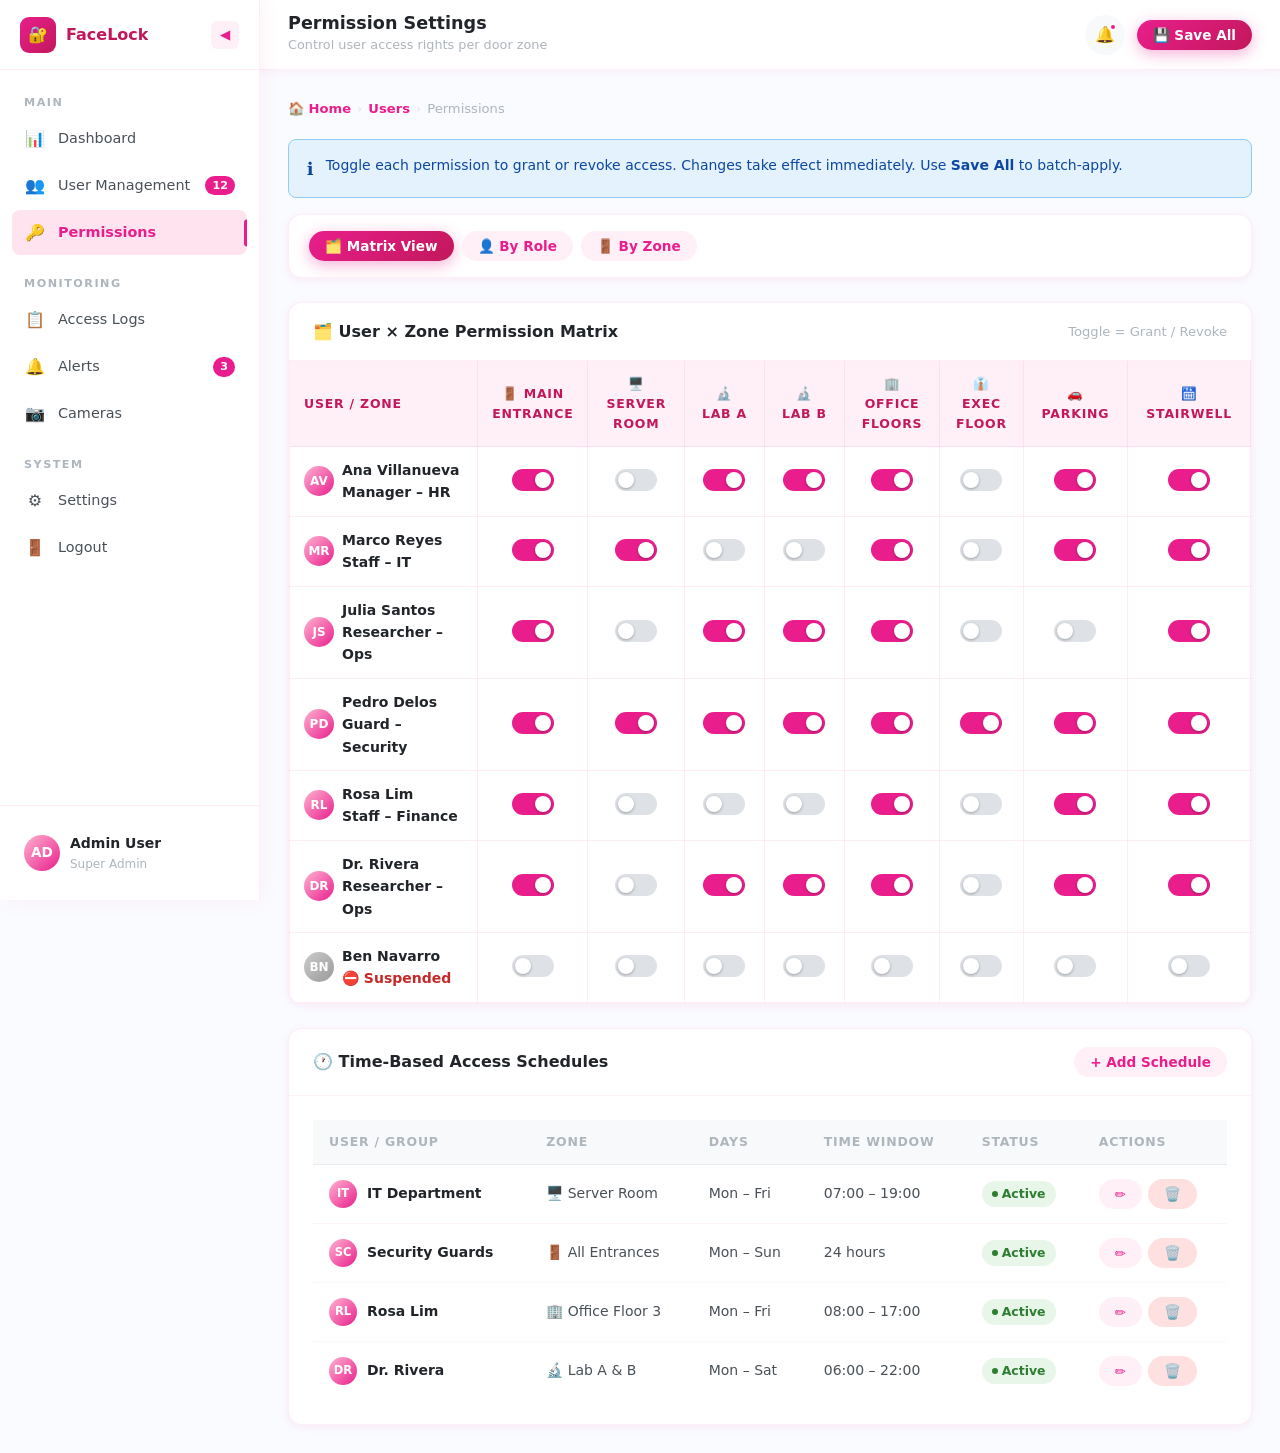
<file: admin/permissions.html>
<!DOCTYPE html>
<html lang="en">
<head>
  <meta charset="UTF-8" />
  <meta name="viewport" content="width=device-width, initial-scale=1.0" />
  <title>Permissions — FaceLock Admin</title>
  <link rel="stylesheet" href="../css/style.css" />
  <link rel="icon" href="data:image/svg+xml,<svg xmlns='http://www.w3.org/2000/svg' viewBox='0 0 100 100'><text y='.9em' font-size='90'>🔑</text></svg>" />
</head>
<body>

<div class="app-layout">
  <div class="sidebar-overlay" id="sidebarOverlay"></div>

  <!-- Sidebar -->
  <aside class="sidebar" id="sidebar">
    <div class="sidebar-header">
      <div class="sidebar-logo"><div class="logo-box">🔐</div><span>FaceLock</span></div>
      <button class="sidebar-toggle" id="sidebarToggle">◀</button>
    </div>
    <nav class="sidebar-nav">
      <div class="nav-section-label">Main</div>
      <a class="nav-item" href="dashboard.html"><span class="nav-icon">📊</span><span>Dashboard</span></a>
      <a class="nav-item" href="users.html"><span class="nav-icon">👥</span><span>User Management</span><span class="nav-badge">12</span></a>
      <a class="nav-item active" href="permissions.html"><span class="nav-icon">🔑</span><span>Permissions</span></a>
      <div class="nav-section-label" style="margin-top:12px">Monitoring</div>
      <a class="nav-item" href="logs.html"><span class="nav-icon">📋</span><span>Access Logs</span></a>
      <a class="nav-item" href="alerts.html"><span class="nav-icon">🔔</span><span>Alerts</span><span class="nav-badge">3</span></a>
      <a class="nav-item" href="cameras.html"><span class="nav-icon">📷</span><span>Cameras</span></a>
      <div class="nav-section-label" style="margin-top:12px">System</div>
      <a class="nav-item" href="settings.html"><span class="nav-icon">⚙️</span><span>Settings</span></a>
      <a class="nav-item" href="../login.html"><span class="nav-icon">🚪</span><span>Logout</span></a>
    </nav>
    <div class="sidebar-footer">
      <div class="user-card">
        <div class="user-avatar">AD</div>
        <div class="user-info"><div class="u-name">Admin User</div><div class="u-role">Super Admin</div></div>
      </div>
    </div>
  </aside>

  <!-- Main -->
  <main class="app-main" id="appMain">
    <div class="topbar">
      <div style="display:flex;align-items:center;gap:12px">
        <button class="mobile-sidebar-toggle" id="mobileSidebarToggle">☰</button>
        <div class="topbar-left">
          <h2>Permission Settings</h2>
          <p>Control user access rights per door zone</p>
        </div>
      </div>
      <div class="topbar-right">
        <button class="topbar-btn" id="notifBtn">🔔<span class="notif-dot"></span></button>
        <button class="btn btn-primary btn-sm" onclick="saveAllPerms()">💾 Save All</button>
      </div>
    </div>

    <div class="page-content">
      <div class="breadcrumb">
        <a href="dashboard.html">🏠 Home</a><span class="sep">›</span>
        <a href="users.html">Users</a><span class="sep">›</span>
        <span>Permissions</span>
      </div>

      <div class="alert alert-info mb-24">
        <span class="alert-icon">ℹ️</span>
        <span>Toggle each permission to grant or revoke access. Changes take effect immediately. Use <strong>Save All</strong> to batch-apply.</span>
      </div>

      <!-- View Tabs -->
      <div class="card mb-24">
        <div class="card-body" style="padding:16px 20px">
          <div style="display:flex;gap:8px;flex-wrap:wrap">
            <button class="btn btn-primary btn-sm" onclick="switchView('matrix',this)">🗂️ Matrix View</button>
            <button class="btn btn-ghost btn-sm"   onclick="switchView('role',this)">👤 By Role</button>
            <button class="btn btn-ghost btn-sm"   onclick="switchView('zone',this)">🚪 By Zone</button>
          </div>
        </div>
      </div>

      <!-- Matrix View -->
      <div id="viewMatrix">
        <div class="card">
          <div class="card-header">
            <h3>🗂️ User × Zone Permission Matrix</h3>
            <span style="font-size:.82rem;color:var(--gray-500)">Toggle = Grant / Revoke</span>
          </div>
          <div class="card-body" style="padding:0">
            <div class="table-responsive">
              <table class="perm-table">
                <thead>
                  <tr>
                    <th style="text-align:left;min-width:180px">User / Zone</th>
                    <th>🚪 Main<br>Entrance</th>
                    <th>🖥️ Server<br>Room</th>
                    <th>🔬 Lab A</th>
                    <th>🔬 Lab B</th>
                    <th>🏢 Office<br>Floors</th>
                    <th>👔 Exec<br>Floor</th>
                    <th>🚗 Parking</th>
                    <th>🛗 Stairwell</th>
                  </tr>
                </thead>
                <tbody>
                  <tr>
                    <td><div class="user-cell" style="gap:8px"><div class="mini-avatar" style="width:30px;height:30px;font-size:.75rem">AV</div><div><div class="name">Ana Villanueva</div><div class="email">Manager – HR</div></div></div></td>
                    <td><button class="perm-toggle on"></button></td>
                    <td><button class="perm-toggle"></button></td>
                    <td><button class="perm-toggle on"></button></td>
                    <td><button class="perm-toggle on"></button></td>
                    <td><button class="perm-toggle on"></button></td>
                    <td><button class="perm-toggle"></button></td>
                    <td><button class="perm-toggle on"></button></td>
                    <td><button class="perm-toggle on"></button></td>
                  </tr>
                  <tr>
                    <td><div class="user-cell" style="gap:8px"><div class="mini-avatar" style="width:30px;height:30px;font-size:.75rem">MR</div><div><div class="name">Marco Reyes</div><div class="email">Staff – IT</div></div></div></td>
                    <td><button class="perm-toggle on"></button></td>
                    <td><button class="perm-toggle on"></button></td>
                    <td><button class="perm-toggle"></button></td>
                    <td><button class="perm-toggle"></button></td>
                    <td><button class="perm-toggle on"></button></td>
                    <td><button class="perm-toggle"></button></td>
                    <td><button class="perm-toggle on"></button></td>
                    <td><button class="perm-toggle on"></button></td>
                  </tr>
                  <tr>
                    <td><div class="user-cell" style="gap:8px"><div class="mini-avatar" style="width:30px;height:30px;font-size:.75rem">JS</div><div><div class="name">Julia Santos</div><div class="email">Researcher – Ops</div></div></div></td>
                    <td><button class="perm-toggle on"></button></td>
                    <td><button class="perm-toggle"></button></td>
                    <td><button class="perm-toggle on"></button></td>
                    <td><button class="perm-toggle on"></button></td>
                    <td><button class="perm-toggle on"></button></td>
                    <td><button class="perm-toggle"></button></td>
                    <td><button class="perm-toggle"></button></td>
                    <td><button class="perm-toggle on"></button></td>
                  </tr>
                  <tr>
                    <td><div class="user-cell" style="gap:8px"><div class="mini-avatar" style="width:30px;height:30px;font-size:.75rem">PD</div><div><div class="name">Pedro Delos</div><div class="email">Guard – Security</div></div></div></td>
                    <td><button class="perm-toggle on"></button></td>
                    <td><button class="perm-toggle on"></button></td>
                    <td><button class="perm-toggle on"></button></td>
                    <td><button class="perm-toggle on"></button></td>
                    <td><button class="perm-toggle on"></button></td>
                    <td><button class="perm-toggle on"></button></td>
                    <td><button class="perm-toggle on"></button></td>
                    <td><button class="perm-toggle on"></button></td>
                  </tr>
                  <tr>
                    <td><div class="user-cell" style="gap:8px"><div class="mini-avatar" style="width:30px;height:30px;font-size:.75rem">RL</div><div><div class="name">Rosa Lim</div><div class="email">Staff – Finance</div></div></div></td>
                    <td><button class="perm-toggle on"></button></td>
                    <td><button class="perm-toggle"></button></td>
                    <td><button class="perm-toggle"></button></td>
                    <td><button class="perm-toggle"></button></td>
                    <td><button class="perm-toggle on"></button></td>
                    <td><button class="perm-toggle"></button></td>
                    <td><button class="perm-toggle on"></button></td>
                    <td><button class="perm-toggle on"></button></td>
                  </tr>
                  <tr>
                    <td><div class="user-cell" style="gap:8px"><div class="mini-avatar" style="width:30px;height:30px;font-size:.75rem">DR</div><div><div class="name">Dr. Rivera</div><div class="email">Researcher – Ops</div></div></div></td>
                    <td><button class="perm-toggle on"></button></td>
                    <td><button class="perm-toggle"></button></td>
                    <td><button class="perm-toggle on"></button></td>
                    <td><button class="perm-toggle on"></button></td>
                    <td><button class="perm-toggle on"></button></td>
                    <td><button class="perm-toggle"></button></td>
                    <td><button class="perm-toggle on"></button></td>
                    <td><button class="perm-toggle on"></button></td>
                  </tr>
                  <tr>
                    <td><div class="user-cell" style="gap:8px"><div class="mini-avatar" style="width:30px;height:30px;font-size:.75rem;background:linear-gradient(135deg,#ccc,#999)">BN</div><div><div class="name">Ben Navarro</div><div class="email" style="color:#C62828">⛔ Suspended</div></div></div></td>
                    <td><button class="perm-toggle"></button></td>
                    <td><button class="perm-toggle"></button></td>
                    <td><button class="perm-toggle"></button></td>
                    <td><button class="perm-toggle"></button></td>
                    <td><button class="perm-toggle"></button></td>
                    <td><button class="perm-toggle"></button></td>
                    <td><button class="perm-toggle"></button></td>
                    <td><button class="perm-toggle"></button></td>
                  </tr>
                </tbody>
              </table>
            </div>
          </div>
        </div>
      </div>

      <!-- Role View -->
      <div id="viewRole" style="display:none">
        <div style="display:grid;grid-template-columns:repeat(auto-fit,minmax(280px,1fr));gap:20px">
          <!-- Admin Role Card -->
          <div class="card">
            <div class="card-header">
              <h3>🛡️ Admin Role</h3>
              <span class="badge badge-info">5 users</span>
            </div>
            <div class="card-body">
              <div style="display:flex;flex-direction:column;gap:10px">
                <div class="zone-card"><div class="zone-icon">🚪</div><div class="zone-info"><div class="z-name">Main Entrance</div></div><button class="perm-toggle on"></button></div>
                <div class="zone-card"><div class="zone-icon">🖥️</div><div class="zone-info"><div class="z-name">Server Room</div></div><button class="perm-toggle on"></button></div>
                <div class="zone-card"><div class="zone-icon">🏢</div><div class="zone-info"><div class="z-name">All Floors</div></div><button class="perm-toggle on"></button></div>
                <div class="zone-card"><div class="zone-icon">👔</div><div class="zone-info"><div class="z-name">Executive Floor</div></div><button class="perm-toggle on"></button></div>
              </div>
            </div>
          </div>
          <!-- Manager Role Card -->
          <div class="card">
            <div class="card-header">
              <h3>👔 Manager Role</h3>
              <span class="badge badge-pink">18 users</span>
            </div>
            <div class="card-body">
              <div style="display:flex;flex-direction:column;gap:10px">
                <div class="zone-card"><div class="zone-icon">🚪</div><div class="zone-info"><div class="z-name">Main Entrance</div></div><button class="perm-toggle on"></button></div>
                <div class="zone-card"><div class="zone-icon">🖥️</div><div class="zone-info"><div class="z-name">Server Room</div></div><button class="perm-toggle"></button></div>
                <div class="zone-card"><div class="zone-icon">🏢</div><div class="zone-info"><div class="z-name">Office Floors</div></div><button class="perm-toggle on"></button></div>
                <div class="zone-card"><div class="zone-icon">👔</div><div class="zone-info"><div class="z-name">Executive Floor</div></div><button class="perm-toggle"></button></div>
              </div>
            </div>
          </div>
          <!-- Staff Role Card -->
          <div class="card">
            <div class="card-header">
              <h3>👤 Staff Role</h3>
              <span class="badge badge-info">180 users</span>
            </div>
            <div class="card-body">
              <div style="display:flex;flex-direction:column;gap:10px">
                <div class="zone-card"><div class="zone-icon">🚪</div><div class="zone-info"><div class="z-name">Main Entrance</div></div><button class="perm-toggle on"></button></div>
                <div class="zone-card"><div class="zone-icon">🖥️</div><div class="zone-info"><div class="z-name">Server Room</div></div><button class="perm-toggle"></button></div>
                <div class="zone-card"><div class="zone-icon">🏢</div><div class="zone-info"><div class="z-name">Office Floors</div></div><button class="perm-toggle on"></button></div>
                <div class="zone-card"><div class="zone-icon">🚗</div><div class="zone-info"><div class="z-name">Parking</div></div><button class="perm-toggle on"></button></div>
              </div>
            </div>
          </div>
          <!-- Guard Role Card -->
          <div class="card">
            <div class="card-header">
              <h3>🛡️ Guard Role</h3>
              <span class="badge badge-warning">14 users</span>
            </div>
            <div class="card-body">
              <div style="display:flex;flex-direction:column;gap:10px">
                <div class="zone-card"><div class="zone-icon">🚪</div><div class="zone-info"><div class="z-name">All Entrances</div></div><button class="perm-toggle on"></button></div>
                <div class="zone-card"><div class="zone-icon">🖥️</div><div class="zone-info"><div class="z-name">Server Room</div></div><button class="perm-toggle on"></button></div>
                <div class="zone-card"><div class="zone-icon">🏢</div><div class="zone-info"><div class="z-name">All Floors</div></div><button class="perm-toggle on"></button></div>
                <div class="zone-card"><div class="zone-icon">👔</div><div class="zone-info"><div class="z-name">Executive Floor</div></div><button class="perm-toggle on"></button></div>
              </div>
            </div>
          </div>
        </div>
      </div>

      <!-- Zone View -->
      <div id="viewZone" style="display:none">
        <div class="content-grid">
          <div class="card">
            <div class="card-header"><h3>🚪 Main Entrance</h3><span class="badge badge-success">Open to most</span></div>
            <div class="card-body">
              <p style="font-size:.85rem;color:var(--gray-500);margin-bottom:16px">Who can access this zone:</p>
              <div style="display:flex;flex-direction:column;gap:8px">
                <div style="display:flex;align-items:center;justify-content:space-between;padding:10px 0;border-bottom:1px solid var(--pink-ghost)"><div class="user-cell" style="gap:8px"><div class="mini-avatar" style="width:30px;height:30px;font-size:.75rem">AV</div><span style="font-size:.875rem;font-weight:600">Ana Villanueva</span></div><button class="perm-toggle on"></button></div>
                <div style="display:flex;align-items:center;justify-content:space-between;padding:10px 0;border-bottom:1px solid var(--pink-ghost)"><div class="user-cell" style="gap:8px"><div class="mini-avatar" style="width:30px;height:30px;font-size:.75rem">MR</div><span style="font-size:.875rem;font-weight:600">Marco Reyes</span></div><button class="perm-toggle on"></button></div>
                <div style="display:flex;align-items:center;justify-content:space-between;padding:10px 0;border-bottom:1px solid var(--pink-ghost)"><div class="user-cell" style="gap:8px"><div class="mini-avatar" style="width:30px;height:30px;font-size:.75rem">JS</div><span style="font-size:.875rem;font-weight:600">Julia Santos</span></div><button class="perm-toggle on"></button></div>
                <div style="display:flex;align-items:center;justify-content:space-between;padding:10px 0"><div class="user-cell" style="gap:8px"><div class="mini-avatar" style="width:30px;height:30px;font-size:.75rem;background:linear-gradient(135deg,#ccc,#999)">BN</div><span style="font-size:.875rem;font-weight:600;color:#C62828">Ben Navarro (Suspended)</span></div><button class="perm-toggle"></button></div>
              </div>
            </div>
          </div>
          <div class="card">
            <div class="card-header"><h3>🖥️ Server Room</h3><span class="badge badge-danger">Restricted</span></div>
            <div class="card-body">
              <p style="font-size:.85rem;color:var(--gray-500);margin-bottom:16px">High-security zone. Only authorized IT and Security staff:</p>
              <div style="display:flex;flex-direction:column;gap:8px">
                <div style="display:flex;align-items:center;justify-content:space-between;padding:10px 0;border-bottom:1px solid var(--pink-ghost)"><div class="user-cell" style="gap:8px"><div class="mini-avatar" style="width:30px;height:30px;font-size:.75rem">MR</div><span style="font-size:.875rem;font-weight:600">Marco Reyes</span></div><button class="perm-toggle on"></button></div>
                <div style="display:flex;align-items:center;justify-content:space-between;padding:10px 0;border-bottom:1px solid var(--pink-ghost)"><div class="user-cell" style="gap:8px"><div class="mini-avatar" style="width:30px;height:30px;font-size:.75rem">PD</div><span style="font-size:.875rem;font-weight:600">Pedro Delos</span></div><button class="perm-toggle on"></button></div>
                <div style="display:flex;align-items:center;justify-content:space-between;padding:10px 0"><div class="user-cell" style="gap:8px"><div class="mini-avatar" style="width:30px;height:30px;font-size:.75rem">AV</div><span style="font-size:.875rem;font-weight:600">Ana Villanueva</span></div><button class="perm-toggle"></button></div>
              </div>
              <div class="alert alert-warning mt-16"><span class="alert-icon">⚠️</span><span>This zone requires dual-authentication for access.</span></div>
            </div>
          </div>
        </div>
      </div>

      <!-- Time-based Access Schedules -->
      <div class="card mt-24">
        <div class="card-header">
          <h3>🕐 Time-Based Access Schedules</h3>
          <button class="btn btn-ghost btn-sm" data-open-modal="schedModal">+ Add Schedule</button>
        </div>
        <div class="card-body">
          <div class="table-responsive">
            <table class="data-table">
              <thead>
                <tr><th>User / Group</th><th>Zone</th><th>Days</th><th>Time Window</th><th>Status</th><th>Actions</th></tr>
              </thead>
              <tbody>
                <tr><td><div class="user-cell"><div class="mini-avatar" style="width:28px;height:28px;font-size:.72rem">IT</div><div class="user-cell-info"><div class="name">IT Department</div></div></div></td><td>🖥️ Server Room</td><td>Mon – Fri</td><td>07:00 – 19:00</td><td><span class="badge badge-success badge-dot">Active</span></td><td><div class="action-btns"><button class="btn btn-ghost btn-sm">✏️</button><button class="btn btn-sm" style="background:#FFE0E0;color:#C62828">🗑️</button></div></td></tr>
                <tr><td><div class="user-cell"><div class="mini-avatar" style="width:28px;height:28px;font-size:.72rem">SC</div><div class="user-cell-info"><div class="name">Security Guards</div></div></div></td><td>🚪 All Entrances</td><td>Mon – Sun</td><td>24 hours</td><td><span class="badge badge-success badge-dot">Active</span></td><td><div class="action-btns"><button class="btn btn-ghost btn-sm">✏️</button><button class="btn btn-sm" style="background:#FFE0E0;color:#C62828">🗑️</button></div></td></tr>
                <tr><td><div class="user-cell"><div class="mini-avatar" style="width:28px;height:28px;font-size:.72rem">RL</div><div class="user-cell-info"><div class="name">Rosa Lim</div></div></div></td><td>🏢 Office Floor 3</td><td>Mon – Fri</td><td>08:00 – 17:00</td><td><span class="badge badge-success badge-dot">Active</span></td><td><div class="action-btns"><button class="btn btn-ghost btn-sm">✏️</button><button class="btn btn-sm" style="background:#FFE0E0;color:#C62828">🗑️</button></div></td></tr>
                <tr><td><div class="user-cell"><div class="mini-avatar" style="width:28px;height:28px;font-size:.72rem">DR</div><div class="user-cell-info"><div class="name">Dr. Rivera</div></div></div></td><td>🔬 Lab A &amp; B</td><td>Mon – Sat</td><td>06:00 – 22:00</td><td><span class="badge badge-success badge-dot">Active</span></td><td><div class="action-btns"><button class="btn btn-ghost btn-sm">✏️</button><button class="btn btn-sm" style="background:#FFE0E0;color:#C62828">🗑️</button></div></td></tr>
              </tbody>
            </table>
          </div>
        </div>
      </div>
    </div>
  </main>
</div>

<!-- Schedule Modal -->
<div class="modal-overlay" id="schedModal">
  <div class="modal">
    <div class="modal-header">
      <h3>🕐 Add Time Schedule</h3>
      <button class="modal-close" data-close-modal="schedModal">✕</button>
    </div>
    <div class="modal-body">
      <div class="form-group"><label class="form-label">User or Group</label><select class="form-control"><option>IT Department</option><option>Security Guards</option><option>Ana Villanueva</option><option>Marco Reyes</option><option>All Staff</option></select></div>
      <div class="form-group"><label class="form-label">Access Zone</label><select class="form-control"><option>Main Entrance</option><option>Server Room</option><option>Lab A</option><option>Lab B</option><option>Office Floors</option><option>Executive Floor</option><option>Parking</option></select></div>
      <div style="display:grid;grid-template-columns:1fr 1fr;gap:16px">
        <div class="form-group" style="margin:0"><label class="form-label">Start Time</label><input type="time" class="form-control" value="08:00" /></div>
        <div class="form-group" style="margin:0"><label class="form-label">End Time</label><input type="time" class="form-control" value="17:00" /></div>
      </div>
      <div class="form-group mt-16">
        <label class="form-label">Active Days</label>
        <div style="display:flex;flex-wrap:wrap;gap:8px;margin-top:6px">
          <label style="display:flex;align-items:center;gap:4px;font-size:.85rem;cursor:pointer"><input type="checkbox" checked style="accent-color:var(--pink)" /> Mon</label>
          <label style="display:flex;align-items:center;gap:4px;font-size:.85rem;cursor:pointer"><input type="checkbox" checked style="accent-color:var(--pink)" /> Tue</label>
          <label style="display:flex;align-items:center;gap:4px;font-size:.85rem;cursor:pointer"><input type="checkbox" checked style="accent-color:var(--pink)" /> Wed</label>
          <label style="display:flex;align-items:center;gap:4px;font-size:.85rem;cursor:pointer"><input type="checkbox" checked style="accent-color:var(--pink)" /> Thu</label>
          <label style="display:flex;align-items:center;gap:4px;font-size:.85rem;cursor:pointer"><input type="checkbox" checked style="accent-color:var(--pink)" /> Fri</label>
          <label style="display:flex;align-items:center;gap:4px;font-size:.85rem;cursor:pointer"><input type="checkbox" style="accent-color:var(--pink)" /> Sat</label>
          <label style="display:flex;align-items:center;gap:4px;font-size:.85rem;cursor:pointer"><input type="checkbox" style="accent-color:var(--pink)" /> Sun</label>
        </div>
      </div>
      <div class="modal-footer" style="padding:0;border:none;margin-top:8px">
        <button class="btn btn-outline" data-close-modal="schedModal">Cancel</button>
        <button class="btn btn-primary" onclick="closeModal('schedModal');showToast('Schedule saved','success')">✅ Save Schedule</button>
      </div>
    </div>
  </div>
</div>

<script src="../js/main.js"></script>
<script>
  function switchView(view, btn) {
    document.getElementById('viewMatrix').style.display = view === 'matrix' ? '' : 'none';
    document.getElementById('viewRole').style.display   = view === 'role'   ? '' : 'none';
    document.getElementById('viewZone').style.display   = view === 'zone'   ? '' : 'none';
    document.querySelectorAll('.card-body .btn').forEach(b => {
      b.classList.remove('btn-primary');
      b.classList.add('btn-ghost');
    });
    btn.classList.remove('btn-ghost');
    btn.classList.add('btn-primary');
  }
  function saveAllPerms() {
    showToast('All permissions saved successfully', 'success');
  }
</script>
</body>
</html>
</file>
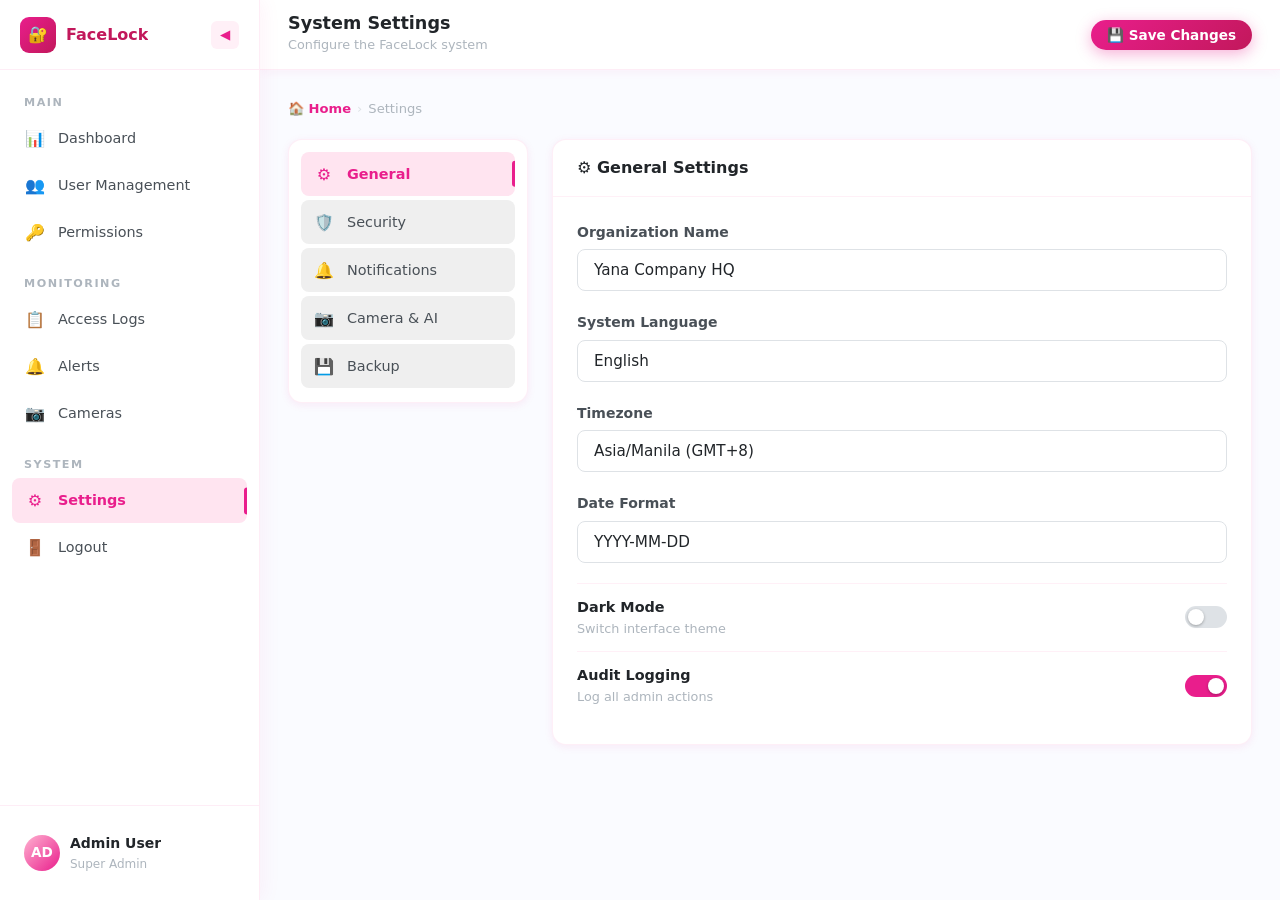
<file: admin/settings.html>
<!DOCTYPE html>
<html lang="en">
<head>
  <meta charset="UTF-8" />
  <meta name="viewport" content="width=device-width, initial-scale=1.0" />
  <title>Settings — FaceLock Admin</title>
  <link rel="stylesheet" href="../css/style.css" />
  <link rel="icon" href="data:image/svg+xml,<svg xmlns='http://www.w3.org/2000/svg' viewBox='0 0 100 100'><text y='.9em' font-size='90'>⚙️</text></svg>" />
</head>
<body>
<div class="app-layout">
  <div class="sidebar-overlay" id="sidebarOverlay"></div>
  <aside class="sidebar" id="sidebar">
    <div class="sidebar-header"><div class="sidebar-logo"><div class="logo-box">🔐</div><span>FaceLock</span></div><button class="sidebar-toggle" id="sidebarToggle">◀</button></div>
    <nav class="sidebar-nav">
      <div class="nav-section-label">Main</div>
      <a class="nav-item" href="dashboard.html"><span class="nav-icon">📊</span><span>Dashboard</span></a>
      <a class="nav-item" href="users.html"><span class="nav-icon">👥</span><span>User Management</span></a>
      <a class="nav-item" href="permissions.html"><span class="nav-icon">🔑</span><span>Permissions</span></a>
      <div class="nav-section-label" style="margin-top:12px">Monitoring</div>
      <a class="nav-item" href="logs.html"><span class="nav-icon">📋</span><span>Access Logs</span></a>
      <a class="nav-item" href="alerts.html"><span class="nav-icon">🔔</span><span>Alerts</span></a>
      <a class="nav-item" href="cameras.html"><span class="nav-icon">📷</span><span>Cameras</span></a>
      <div class="nav-section-label" style="margin-top:12px">System</div>
      <a class="nav-item active" href="settings.html"><span class="nav-icon">⚙️</span><span>Settings</span></a>
      <a class="nav-item" href="../login.html"><span class="nav-icon">🚪</span><span>Logout</span></a>
    </nav>
    <div class="sidebar-footer"><div class="user-card"><div class="user-avatar">AD</div><div class="user-info"><div class="u-name">Admin User</div><div class="u-role">Super Admin</div></div></div></div>
  </aside>
  <main class="app-main" id="appMain">
    <div class="topbar">
      <div style="display:flex;align-items:center;gap:12px">
        <button class="mobile-sidebar-toggle" id="mobileSidebarToggle">☰</button>
        <div class="topbar-left"><h2>System Settings</h2><p>Configure the FaceLock system</p></div>
      </div>
      <div class="topbar-right">
        <button class="btn btn-primary btn-sm" onclick="showToast('Settings saved successfully','success')">💾 Save Changes</button>
      </div>
    </div>
    <div class="page-content">
      <div class="breadcrumb"><a href="dashboard.html">🏠 Home</a><span class="sep">›</span><span>Settings</span></div>
      <div style="display:grid;grid-template-columns:240px 1fr;gap:24px;align-items:start">
        <!-- Settings Nav -->
        <div class="card">
          <div class="card-body" style="padding:12px">
            <div style="display:flex;flex-direction:column;gap:2px">
              <button class="nav-item active" onclick="switchSettings('general',this)"><span class="nav-icon">⚙️</span><span>General</span></button>
              <button class="nav-item" onclick="switchSettings('security',this)"><span class="nav-icon">🛡️</span><span>Security</span></button>
              <button class="nav-item" onclick="switchSettings('notifications',this)"><span class="nav-icon">🔔</span><span>Notifications</span></button>
              <button class="nav-item" onclick="switchSettings('camera',this)"><span class="nav-icon">📷</span><span>Camera &amp; AI</span></button>
              <button class="nav-item" onclick="switchSettings('backup',this)"><span class="nav-icon">💾</span><span>Backup</span></button>
            </div>
          </div>
        </div>
        <!-- Settings Content -->
        <div>
          <!-- General -->
          <div id="settings-general" class="card">
            <div class="card-header"><h3>⚙️ General Settings</h3></div>
            <div class="card-body">
              <div class="form-group"><label class="form-label">Organization Name</label><input type="text" class="form-control" value="Yana Company HQ" /></div>
              <div class="form-group"><label class="form-label">System Language</label><select class="form-control"><option selected>English</option><option>Filipino</option><option>Spanish</option></select></div>
              <div class="form-group"><label class="form-label">Timezone</label><select class="form-control"><option selected>Asia/Manila (GMT+8)</option><option>UTC</option><option>America/New_York</option></select></div>
              <div class="form-group"><label class="form-label">Date Format</label><select class="form-control"><option>MM/DD/YYYY</option><option selected>YYYY-MM-DD</option><option>DD/MM/YYYY</option></select></div>
              <div style="display:flex;align-items:center;justify-content:space-between;padding:12px 0;border-top:1px solid var(--pink-ghost)">
                <div><div style="font-weight:600;font-size:.9rem">Dark Mode</div><div style="font-size:.8rem;color:var(--gray-500)">Switch interface theme</div></div>
                <button class="perm-toggle" onclick="showToast('Theme toggled','info')"></button>
              </div>
              <div style="display:flex;align-items:center;justify-content:space-between;padding:12px 0;border-top:1px solid var(--pink-ghost)">
                <div><div style="font-weight:600;font-size:.9rem">Audit Logging</div><div style="font-size:.8rem;color:var(--gray-500)">Log all admin actions</div></div>
                <button class="perm-toggle on"></button>
              </div>
            </div>
          </div>
          <!-- Security -->
          <div id="settings-security" class="card" style="display:none">
            <div class="card-header"><h3>🛡️ Security Settings</h3></div>
            <div class="card-body">
              <div class="form-group"><label class="form-label">Session Timeout (minutes)</label><input type="number" class="form-control" value="30" /></div>
              <div class="form-group"><label class="form-label">Failed Attempt Limit</label><input type="number" class="form-control" value="5" /></div>
              <div class="form-group"><label class="form-label">Face Match Confidence Threshold (%)</label><input type="range" style="width:100%;accent-color:var(--pink)" min="80" max="100" value="95" oninput="this.nextElementSibling.textContent=this.value+'%'" /><span style="font-weight:700;color:var(--pink)">95%</span></div>
              <div style="display:flex;align-items:center;justify-content:space-between;padding:12px 0;border-top:1px solid var(--pink-ghost)">
                <div><div style="font-weight:600;font-size:.9rem">Two-Factor Auth for Admins</div><div style="font-size:.8rem;color:var(--gray-500)">Require 2FA for admin login</div></div>
                <button class="perm-toggle on"></button>
              </div>
              <div style="display:flex;align-items:center;justify-content:space-between;padding:12px 0;border-top:1px solid var(--pink-ghost)">
                <div><div style="font-weight:600;font-size:.9rem">Anti-Spoofing Detection</div><div style="font-size:.8rem;color:var(--gray-500)">Detect photo/screen attacks</div></div>
                <button class="perm-toggle on"></button>
              </div>
              <div style="display:flex;align-items:center;justify-content:space-between;padding:12px 0;border-top:1px solid var(--pink-ghost)">
                <div><div style="font-weight:600;font-size:.9rem">Auto-lock on Idle</div><div style="font-size:.8rem;color:var(--gray-500)">Lock all doors after inactivity</div></div>
                <button class="perm-toggle on"></button>
              </div>
            </div>
          </div>
          <!-- Notifications -->
          <div id="settings-notifications" class="card" style="display:none">
            <div class="card-header"><h3>🔔 Notification Settings</h3></div>
            <div class="card-body">
              <div style="display:flex;flex-direction:column;gap:0">
                <div style="display:flex;align-items:center;justify-content:space-between;padding:14px 0;border-bottom:1px solid var(--pink-ghost)"><div><div style="font-weight:600;font-size:.9rem">Access Denied Alerts</div><div style="font-size:.8rem;color:var(--gray-500)">Notify when access is denied</div></div><button class="perm-toggle on"></button></div>
                <div style="display:flex;align-items:center;justify-content:space-between;padding:14px 0;border-bottom:1px solid var(--pink-ghost)"><div><div style="font-weight:600;font-size:.9rem">Unknown Face Alerts</div><div style="font-size:.8rem;color:var(--gray-500)">Alert on unrecognized face</div></div><button class="perm-toggle on"></button></div>
                <div style="display:flex;align-items:center;justify-content:space-between;padding:14px 0;border-bottom:1px solid var(--pink-ghost)"><div><div style="font-weight:600;font-size:.9rem">New User Registration</div><div style="font-size:.8rem;color:var(--gray-500)">Notify when user is added</div></div><button class="perm-toggle on"></button></div>
                <div style="display:flex;align-items:center;justify-content:space-between;padding:14px 0;border-bottom:1px solid var(--pink-ghost)"><div><div style="font-weight:600;font-size:.9rem">System Backup Complete</div><div style="font-size:.8rem;color:var(--gray-500)">Backup status notifications</div></div><button class="perm-toggle on"></button></div>
                <div style="display:flex;align-items:center;justify-content:space-between;padding:14px 0"><div><div style="font-weight:600;font-size:.9rem">Email Notifications</div><div style="font-size:.8rem;color:var(--gray-500)">Send alerts via email</div></div><button class="perm-toggle on"></button></div>
              </div>
              <div class="form-group mt-16"><label class="form-label">Alert Email Address</label><input type="email" class="form-control" value="admin@facelock.com" /></div>
            </div>
          </div>
          <!-- Camera & AI -->
          <div id="settings-camera" class="card" style="display:none">
            <div class="card-header"><h3>📷 Camera &amp; AI Settings</h3></div>
            <div class="card-body">
              <div class="form-group"><label class="form-label">Recognition Algorithm</label><select class="form-control"><option selected>FaceNet v3 (Recommended)</option><option>DeepFace</option><option>InsightFace</option></select></div>
              <div class="form-group"><label class="form-label">Camera Resolution</label><select class="form-control"><option>720p (HD)</option><option selected>1080p (Full HD)</option><option>4K (Ultra HD)</option></select></div>
              <div class="form-group"><label class="form-label">Scan Interval (ms)</label><input type="number" class="form-control" value="300" /></div>
              <div style="display:flex;align-items:center;justify-content:space-between;padding:12px 0;border-top:1px solid var(--pink-ghost)">
                <div><div style="font-weight:600;font-size:.9rem">Night Vision Mode</div><div style="font-size:.8rem;color:var(--gray-500)">Enhanced low-light detection</div></div>
                <button class="perm-toggle on"></button>
              </div>
              <div style="display:flex;align-items:center;justify-content:space-between;padding:12px 0;border-top:1px solid var(--pink-ghost)">
                <div><div style="font-weight:600;font-size:.9rem">Save Face Snapshots</div><div style="font-size:.8rem;color:var(--gray-500)">Store image on each access</div></div>
                <button class="perm-toggle on"></button>
              </div>
            </div>
          </div>
          <!-- Backup -->
          <div id="settings-backup" class="card" style="display:none">
            <div class="card-header"><h3>💾 Backup &amp; Data</h3></div>
            <div class="card-body">
              <div class="alert alert-success"><span class="alert-icon">✅</span><span>Last backup: Today at 06:00 AM — Successful</span></div>
              <div class="form-group"><label class="form-label">Auto-backup Frequency</label><select class="form-control"><option>Every hour</option><option selected>Daily at 6:00 AM</option><option>Weekly</option></select></div>
              <div class="form-group"><label class="form-label">Backup Storage</label><select class="form-control"><option selected>Local Server</option><option>Cloud (AWS S3)</option><option>Both</option></select></div>
              <div class="form-group"><label class="form-label">Retention Period</label><select class="form-control"><option>30 days</option><option selected>90 days</option><option>1 year</option></select></div>
              <div style="display:flex;gap:10px;margin-top:8px">
                <button class="btn btn-primary" onclick="showToast('Manual backup started…','info')">🔄 Backup Now</button>
                <button class="btn btn-outline" onclick="showToast('Restore initiated','warning')">📤 Restore</button>
              </div>
            </div>
          </div>
        </div>
      </div>
    </div>
  </main>
</div>
<script src="../js/main.js"></script>
<script>
  function switchSettings(section, btn) {
    ['general','security','notifications','camera','backup'].forEach(s => {
      const el = document.getElementById('settings-' + s);
      if (el) el.style.display = s === section ? '' : 'none';
    });
    document.querySelectorAll('.card-body .nav-item').forEach(b => b.classList.remove('active'));
    if (btn) btn.classList.add('active');
  }
</script>
</body>
</html>
</file>
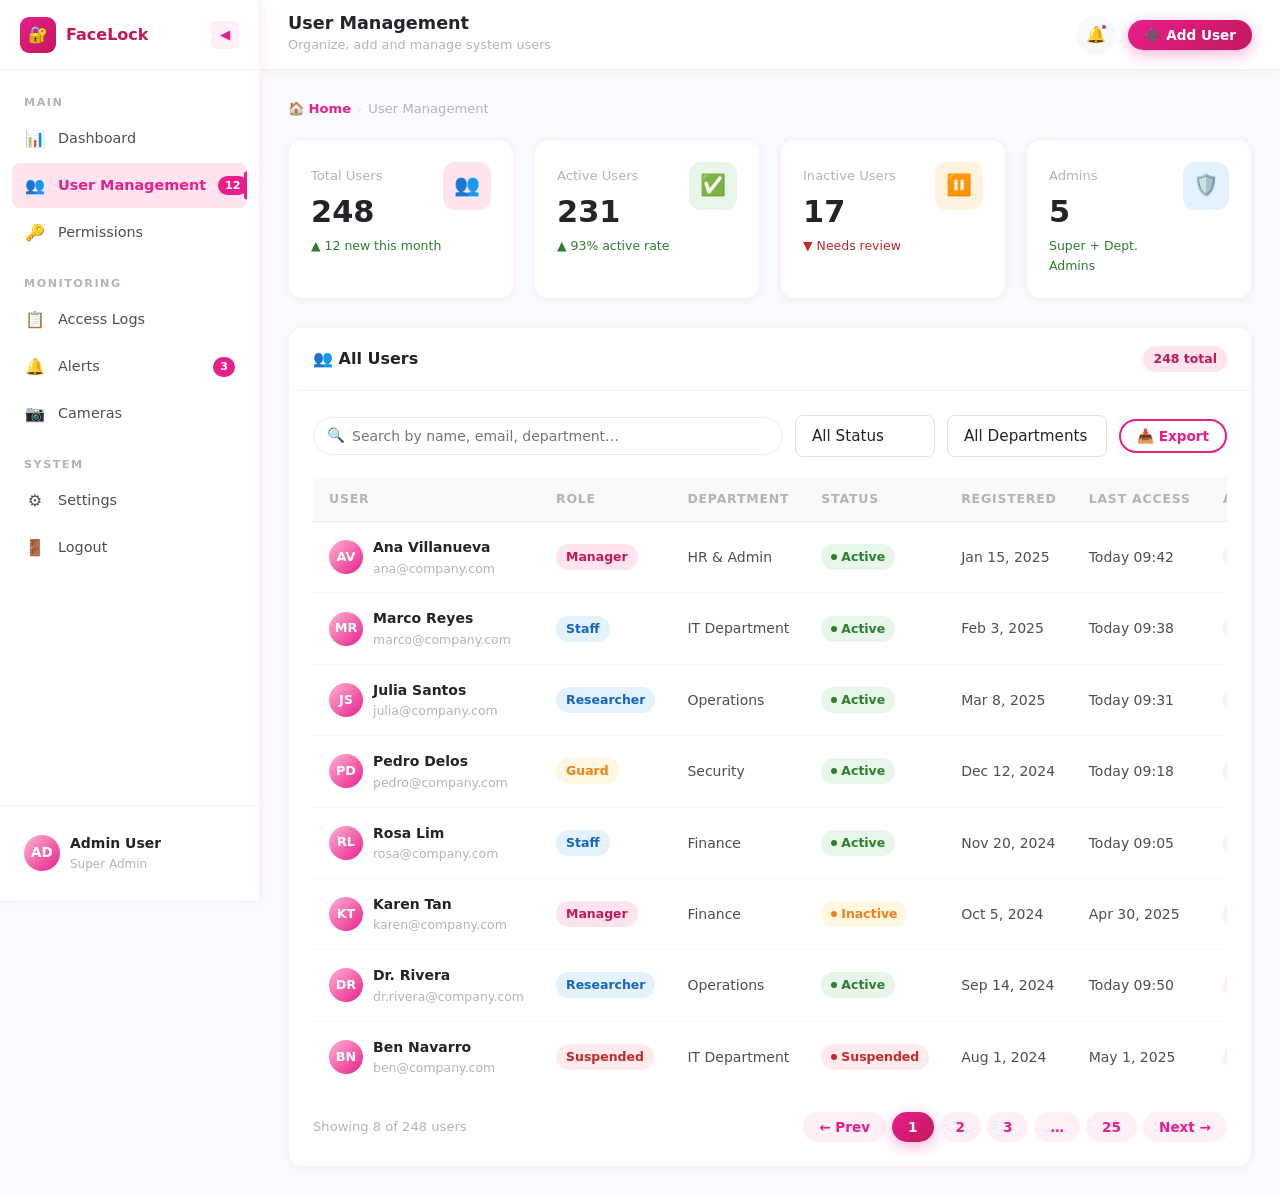
<file: admin/users.html>
<!DOCTYPE html>
<html lang="en">
<head>
  <meta charset="UTF-8" />
  <meta name="viewport" content="width=device-width, initial-scale=1.0" />
  <title>User Management — FaceLock Admin</title>
  <link rel="stylesheet" href="../css/style.css" />
  <link rel="icon" href="data:image/svg+xml,<svg xmlns='http://www.w3.org/2000/svg' viewBox='0 0 100 100'><text y='.9em' font-size='90'>👥</text></svg>" />
</head>
<body>

<div class="app-layout">
  <div class="sidebar-overlay" id="sidebarOverlay"></div>

  <!-- Sidebar -->
  <aside class="sidebar" id="sidebar">
    <div class="sidebar-header">
      <div class="sidebar-logo">
        <div class="logo-box">🔐</div>
        <span>FaceLock</span>
      </div>
      <button class="sidebar-toggle" id="sidebarToggle">◀</button>
    </div>
    <nav class="sidebar-nav">
      <div class="nav-section-label">Main</div>
      <a class="nav-item" href="dashboard.html"><span class="nav-icon">📊</span><span>Dashboard</span></a>
      <a class="nav-item active" href="users.html"><span class="nav-icon">👥</span><span>User Management</span><span class="nav-badge">12</span></a>
      <a class="nav-item" href="permissions.html"><span class="nav-icon">🔑</span><span>Permissions</span></a>
      <div class="nav-section-label" style="margin-top:12px">Monitoring</div>
      <a class="nav-item" href="logs.html"><span class="nav-icon">📋</span><span>Access Logs</span></a>
      <a class="nav-item" href="alerts.html"><span class="nav-icon">🔔</span><span>Alerts</span><span class="nav-badge">3</span></a>
      <a class="nav-item" href="cameras.html"><span class="nav-icon">📷</span><span>Cameras</span></a>
      <div class="nav-section-label" style="margin-top:12px">System</div>
      <a class="nav-item" href="settings.html"><span class="nav-icon">⚙️</span><span>Settings</span></a>
      <a class="nav-item" href="../login.html"><span class="nav-icon">🚪</span><span>Logout</span></a>
    </nav>
    <div class="sidebar-footer">
      <div class="user-card">
        <div class="user-avatar">AD</div>
        <div class="user-info"><div class="u-name">Admin User</div><div class="u-role">Super Admin</div></div>
      </div>
    </div>
  </aside>

  <!-- Main -->
  <main class="app-main" id="appMain">
    <div class="topbar">
      <div style="display:flex;align-items:center;gap:12px">
        <button class="mobile-sidebar-toggle" id="mobileSidebarToggle">☰</button>
        <div class="topbar-left">
          <h2>User Management</h2>
          <p>Organize, add and manage system users</p>
        </div>
      </div>
      <div class="topbar-right">
        <button class="topbar-btn" id="notifBtn">🔔<span class="notif-dot"></span></button>
        <button class="btn btn-primary btn-sm" data-open-modal="addUserModal">➕ Add User</button>
      </div>
    </div>

    <div class="page-content">
      <div class="breadcrumb">
        <a href="dashboard.html">🏠 Home</a><span class="sep">›</span>
        <span>User Management</span>
      </div>

      <!-- Summary Cards -->
      <div class="stat-cards">
        <div class="stat-card">
          <div class="stat-info"><span class="stat-label">Total Users</span><span class="stat-val">248</span><span class="stat-change up">▲ 12 new this month</span></div>
          <div class="stat-icon-wrap si-pink">👥</div>
        </div>
        <div class="stat-card">
          <div class="stat-info"><span class="stat-label">Active Users</span><span class="stat-val">231</span><span class="stat-change up">▲ 93% active rate</span></div>
          <div class="stat-icon-wrap si-green">✅</div>
        </div>
        <div class="stat-card">
          <div class="stat-info"><span class="stat-label">Inactive Users</span><span class="stat-val">17</span><span class="stat-change down">▼ Needs review</span></div>
          <div class="stat-icon-wrap si-orange">⏸️</div>
        </div>
        <div class="stat-card">
          <div class="stat-info"><span class="stat-label">Admins</span><span class="stat-val">5</span><span class="stat-change up">Super + Dept. Admins</span></div>
          <div class="stat-icon-wrap si-blue">🛡️</div>
        </div>
      </div>

      <!-- Users Table Card -->
      <div class="card">
        <div class="card-header">
          <h3>👥 All Users</h3>
          <span class="badge badge-pink">248 total</span>
        </div>
        <div class="card-body">
          <!-- Toolbar -->
          <div class="toolbar">
            <div class="search-wrap">
              <span class="search-icon">🔍</span>
              <input type="text" id="tableSearch" placeholder="Search by name, email, department…" />
            </div>
            <select class="form-control" id="statusFilter" style="width:auto;min-width:140px">
              <option value="">All Status</option>
              <option value="active">Active</option>
              <option value="inactive">Inactive</option>
              <option value="suspended">Suspended</option>
            </select>
            <select class="form-control" style="width:auto;min-width:160px">
              <option value="">All Departments</option>
              <option>IT Department</option>
              <option>HR &amp; Admin</option>
              <option>Finance</option>
              <option>Operations</option>
              <option>Security</option>
            </select>
            <button class="btn btn-outline btn-sm">📥 Export</button>
          </div>

          <!-- Table -->
          <div class="table-responsive">
            <table class="data-table" id="usersTable">
              <thead>
                <tr>
                  <th>User</th>
                  <th>Role</th>
                  <th>Department</th>
                  <th>Status</th>
                  <th>Registered</th>
                  <th>Last Access</th>
                  <th>Actions</th>
                </tr>
              </thead>
              <tbody>
                <tr>
                  <td><div class="user-cell"><div class="mini-avatar">AV</div><div class="user-cell-info"><div class="name">Ana Villanueva</div><div class="email">ana@company.com</div></div></div></td>
                  <td><span class="badge badge-pink">Manager</span></td>
                  <td>HR &amp; Admin</td>
                  <td><span class="badge badge-success badge-dot">Active</span></td>
                  <td>Jan 15, 2025</td>
                  <td>Today 09:42</td>
                  <td><div class="action-btns"><button class="btn btn-ghost btn-sm" onclick="openEditModal('Ana Villanueva')">✏️ Edit</button><button class="btn btn-ghost btn-sm" onclick="openPermModal('Ana Villanueva')">🔑 Perms</button><button class="btn btn-sm delete-row" style="background:#FFE0E0;color:#C62828">🗑️</button></div></td>
                </tr>
                <tr>
                  <td><div class="user-cell"><div class="mini-avatar">MR</div><div class="user-cell-info"><div class="name">Marco Reyes</div><div class="email">marco@company.com</div></div></div></td>
                  <td><span class="badge badge-info">Staff</span></td>
                  <td>IT Department</td>
                  <td><span class="badge badge-success badge-dot">Active</span></td>
                  <td>Feb 3, 2025</td>
                  <td>Today 09:38</td>
                  <td><div class="action-btns"><button class="btn btn-ghost btn-sm" onclick="openEditModal('Marco Reyes')">✏️ Edit</button><button class="btn btn-ghost btn-sm" onclick="openPermModal('Marco Reyes')">🔑 Perms</button><button class="btn btn-sm delete-row" style="background:#FFE0E0;color:#C62828">🗑️</button></div></td>
                </tr>
                <tr>
                  <td><div class="user-cell"><div class="mini-avatar">JS</div><div class="user-cell-info"><div class="name">Julia Santos</div><div class="email">julia@company.com</div></div></div></td>
                  <td><span class="badge badge-info">Researcher</span></td>
                  <td>Operations</td>
                  <td><span class="badge badge-success badge-dot">Active</span></td>
                  <td>Mar 8, 2025</td>
                  <td>Today 09:31</td>
                  <td><div class="action-btns"><button class="btn btn-ghost btn-sm" onclick="openEditModal('Julia Santos')">✏️ Edit</button><button class="btn btn-ghost btn-sm" onclick="openPermModal('Julia Santos')">🔑 Perms</button><button class="btn btn-sm delete-row" style="background:#FFE0E0;color:#C62828">🗑️</button></div></td>
                </tr>
                <tr>
                  <td><div class="user-cell"><div class="mini-avatar">PD</div><div class="user-cell-info"><div class="name">Pedro Delos</div><div class="email">pedro@company.com</div></div></div></td>
                  <td><span class="badge badge-warning">Guard</span></td>
                  <td>Security</td>
                  <td><span class="badge badge-success badge-dot">Active</span></td>
                  <td>Dec 12, 2024</td>
                  <td>Today 09:18</td>
                  <td><div class="action-btns"><button class="btn btn-ghost btn-sm" onclick="openEditModal('Pedro Delos')">✏️ Edit</button><button class="btn btn-ghost btn-sm" onclick="openPermModal('Pedro Delos')">🔑 Perms</button><button class="btn btn-sm delete-row" style="background:#FFE0E0;color:#C62828">🗑️</button></div></td>
                </tr>
                <tr>
                  <td><div class="user-cell"><div class="mini-avatar">RL</div><div class="user-cell-info"><div class="name">Rosa Lim</div><div class="email">rosa@company.com</div></div></div></td>
                  <td><span class="badge badge-info">Staff</span></td>
                  <td>Finance</td>
                  <td><span class="badge badge-success badge-dot">Active</span></td>
                  <td>Nov 20, 2024</td>
                  <td>Today 09:05</td>
                  <td><div class="action-btns"><button class="btn btn-ghost btn-sm" onclick="openEditModal('Rosa Lim')">✏️ Edit</button><button class="btn btn-ghost btn-sm" onclick="openPermModal('Rosa Lim')">🔑 Perms</button><button class="btn btn-sm delete-row" style="background:#FFE0E0;color:#C62828">🗑️</button></div></td>
                </tr>
                <tr>
                  <td><div class="user-cell"><div class="mini-avatar">KT</div><div class="user-cell-info"><div class="name">Karen Tan</div><div class="email">karen@company.com</div></div></div></td>
                  <td><span class="badge badge-pink">Manager</span></td>
                  <td>Finance</td>
                  <td><span class="badge badge-warning badge-dot">Inactive</span></td>
                  <td>Oct 5, 2024</td>
                  <td>Apr 30, 2025</td>
                  <td><div class="action-btns"><button class="btn btn-ghost btn-sm" onclick="openEditModal('Karen Tan')">✏️ Edit</button><button class="btn btn-ghost btn-sm" onclick="openPermModal('Karen Tan')">🔑 Perms</button><button class="btn btn-sm delete-row" style="background:#FFE0E0;color:#C62828">🗑️</button></div></td>
                </tr>
                <tr>
                  <td><div class="user-cell"><div class="mini-avatar">DR</div><div class="user-cell-info"><div class="name">Dr. Rivera</div><div class="email">dr.rivera@company.com</div></div></div></td>
                  <td><span class="badge badge-info">Researcher</span></td>
                  <td>Operations</td>
                  <td><span class="badge badge-success badge-dot">Active</span></td>
                  <td>Sep 14, 2024</td>
                  <td>Today 09:50</td>
                  <td><div class="action-btns"><button class="btn btn-ghost btn-sm" onclick="openEditModal('Dr. Rivera')">✏️ Edit</button><button class="btn btn-ghost btn-sm" onclick="openPermModal('Dr. Rivera')">🔑 Perms</button><button class="btn btn-sm delete-row" style="background:#FFE0E0;color:#C62828">🗑️</button></div></td>
                </tr>
                <tr>
                  <td><div class="user-cell"><div class="mini-avatar">BN</div><div class="user-cell-info"><div class="name">Ben Navarro</div><div class="email">ben@company.com</div></div></div></td>
                  <td><span class="badge badge-danger">Suspended</span></td>
                  <td>IT Department</td>
                  <td><span class="badge badge-danger badge-dot">Suspended</span></td>
                  <td>Aug 1, 2024</td>
                  <td>May 1, 2025</td>
                  <td><div class="action-btns"><button class="btn btn-ghost btn-sm" onclick="openEditModal('Ben Navarro')">✏️ Edit</button><button class="btn btn-ghost btn-sm" onclick="openPermModal('Ben Navarro')">🔑 Perms</button><button class="btn btn-sm delete-row" style="background:#FFE0E0;color:#C62828">🗑️</button></div></td>
                </tr>
              </tbody>
            </table>
          </div>

          <!-- Pagination -->
          <div style="display:flex;align-items:center;justify-content:space-between;margin-top:20px;flex-wrap:wrap;gap:10px">
            <span style="font-size:.82rem;color:var(--gray-500)">Showing 8 of 248 users</span>
            <div style="display:flex;gap:6px">
              <button class="btn btn-ghost btn-sm">← Prev</button>
              <button class="btn btn-primary btn-sm">1</button>
              <button class="btn btn-ghost btn-sm">2</button>
              <button class="btn btn-ghost btn-sm">3</button>
              <button class="btn btn-ghost btn-sm">…</button>
              <button class="btn btn-ghost btn-sm">25</button>
              <button class="btn btn-ghost btn-sm">Next →</button>
            </div>
          </div>
        </div>
      </div>
    </div>
  </main>
</div>

<!-- ── Add User Modal ──────────────────────────────────────── -->
<div class="modal-overlay" id="addUserModal">
  <div class="modal">
    <div class="modal-header">
      <h3>➕ Add New User</h3>
      <button class="modal-close" data-close-modal="addUserModal">✕</button>
    </div>
    <div class="modal-body">
      <form id="addUserForm">
        <div style="display:grid;grid-template-columns:1fr 1fr;gap:16px">
          <div class="form-group" style="margin:0">
            <label class="form-label">Full Name *</label>
            <input type="text" id="newName" class="form-control" placeholder="e.g. Ana Dela Cruz" required />
          </div>
          <div class="form-group" style="margin:0">
            <label class="form-label">Email *</label>
            <input type="email" id="newEmail" class="form-control" placeholder="email@company.com" required />
          </div>
        </div>
        <div style="display:grid;grid-template-columns:1fr 1fr;gap:16px;margin-top:16px">
          <div class="form-group" style="margin:0">
            <label class="form-label">Role *</label>
            <select id="newRole" class="form-control">
              <option>Staff</option>
              <option>Manager</option>
              <option>Guard</option>
              <option>Researcher</option>
              <option>Admin</option>
            </select>
          </div>
          <div class="form-group" style="margin:0">
            <label class="form-label">Department</label>
            <input type="text" id="newDept" class="form-control" placeholder="e.g. IT Department" />
          </div>
        </div>
        <div class="form-group mt-16">
          <label class="form-label">Phone Number</label>
          <input type="tel" class="form-control" placeholder="+63 9XX XXX XXXX" />
        </div>

        <!-- Face ID Registration -->
        <div class="form-group">
          <label class="form-label">Face ID Registration</label>
          <div class="face-reg-box" id="faceRegBox">
            <div class="face-reg-icon">📷</div>
            <h4>Register Face ID</h4>
            <p>Click to capture or upload a face photo for recognition</p>
          </div>
        </div>

        <div class="form-group">
          <label class="form-label">Access Zones</label>
          <div style="display:flex;flex-wrap:wrap;gap:8px">
            <label style="display:flex;align-items:center;gap:6px;font-size:.875rem;cursor:pointer"><input type="checkbox" checked style="accent-color:var(--pink)" />Main Entrance</label>
            <label style="display:flex;align-items:center;gap:6px;font-size:.875rem;cursor:pointer"><input type="checkbox" style="accent-color:var(--pink)" />Server Room</label>
            <label style="display:flex;align-items:center;gap:6px;font-size:.875rem;cursor:pointer"><input type="checkbox" style="accent-color:var(--pink)" />Lab A</label>
            <label style="display:flex;align-items:center;gap:6px;font-size:.875rem;cursor:pointer"><input type="checkbox" style="accent-color:var(--pink)" />Lab B</label>
            <label style="display:flex;align-items:center;gap:6px;font-size:.875rem;cursor:pointer"><input type="checkbox" style="accent-color:var(--pink)" />Office Floors</label>
            <label style="display:flex;align-items:center;gap:6px;font-size:.875rem;cursor:pointer"><input type="checkbox" style="accent-color:var(--pink)" />Parking</label>
          </div>
        </div>

        <div class="modal-footer" style="padding:0;border:none;margin-top:8px">
          <button type="button" class="btn btn-outline" data-close-modal="addUserModal">Cancel</button>
          <button type="submit" class="btn btn-primary">✅ Save User</button>
        </div>
      </form>
    </div>
  </div>
</div>

<!-- ── Edit User Modal ─────────────────────────────────────── -->
<div class="modal-overlay" id="editUserModal">
  <div class="modal">
    <div class="modal-header">
      <h3>✏️ Edit User — <span id="editUserName"></span></h3>
      <button class="modal-close" data-close-modal="editUserModal">✕</button>
    </div>
    <div class="modal-body">
      <div class="alert alert-info"><span class="alert-icon">ℹ️</span><span>Updating user information. Face ID can be re-registered below.</span></div>
      <div style="display:grid;grid-template-columns:1fr 1fr;gap:16px">
        <div class="form-group" style="margin:0"><label class="form-label">Full Name</label><input type="text" class="form-control" id="editName" /></div>
        <div class="form-group" style="margin:0"><label class="form-label">Email</label><input type="email" class="form-control" id="editEmail" /></div>
      </div>
      <div style="display:grid;grid-template-columns:1fr 1fr;gap:16px;margin-top:16px">
        <div class="form-group" style="margin:0"><label class="form-label">Role</label><select class="form-control"><option>Staff</option><option>Manager</option><option>Guard</option><option>Admin</option></select></div>
        <div class="form-group" style="margin:0"><label class="form-label">Status</label><select class="form-control"><option>Active</option><option>Inactive</option><option>Suspended</option></select></div>
      </div>
      <div class="modal-footer" style="padding:0;border:none;margin-top:20px">
        <button class="btn btn-outline" data-close-modal="editUserModal">Cancel</button>
        <button class="btn btn-primary" onclick="saveEdit()">💾 Save Changes</button>
      </div>
    </div>
  </div>
</div>

<!-- ── Quick Permissions Modal ─────────────────────────────── -->
<div class="modal-overlay" id="permModal">
  <div class="modal">
    <div class="modal-header">
      <h3>🔑 Quick Permissions — <span id="permUserName"></span></h3>
      <button class="modal-close" data-close-modal="permModal">✕</button>
    </div>
    <div class="modal-body">
      <div style="display:flex;flex-direction:column;gap:10px">
        <div class="zone-card">
          <div class="zone-icon">🚪</div>
          <div class="zone-info"><div class="z-name">Main Entrance</div><div class="z-sub">Always accessible</div></div>
          <button class="perm-toggle on" aria-checked="true"></button>
        </div>
        <div class="zone-card">
          <div class="zone-icon">🖥️</div>
          <div class="zone-info"><div class="z-name">Server Room</div><div class="z-sub">IT Only</div></div>
          <button class="perm-toggle" aria-checked="false"></button>
        </div>
        <div class="zone-card">
          <div class="zone-icon">🔬</div>
          <div class="zone-info"><div class="z-name">Lab A &amp; B</div><div class="z-sub">Research Dept.</div></div>
          <button class="perm-toggle on" aria-checked="true"></button>
        </div>
        <div class="zone-card">
          <div class="zone-icon">🏢</div>
          <div class="zone-info"><div class="z-name">Executive Floor</div><div class="z-sub">C-Suite only</div></div>
          <button class="perm-toggle" aria-checked="false"></button>
        </div>
        <div class="zone-card">
          <div class="zone-icon">🚗</div>
          <div class="zone-info"><div class="z-name">Parking</div><div class="z-sub">All staff</div></div>
          <button class="perm-toggle on" aria-checked="true"></button>
        </div>
      </div>
      <div class="modal-footer" style="padding:0;border:none;margin-top:16px">
        <button class="btn btn-outline" data-close-modal="permModal">Cancel</button>
        <a href="permissions.html" class="btn btn-ghost">Full Permissions →</a>
        <button class="btn btn-primary" onclick="closeModal('permModal');showToast('Permissions saved','success')">💾 Save</button>
      </div>
    </div>
  </div>
</div>

<script src="../js/main.js"></script>
<script>
  function openEditModal(name) {
    document.getElementById('editUserName').textContent = name;
    document.getElementById('editName').value  = name;
    document.getElementById('editEmail').value = name.toLowerCase().replace(/\s/g,'.') + '@company.com';
    openModal('editUserModal');
  }
  function openPermModal(name) {
    document.getElementById('permUserName').textContent = name;
    openModal('permModal');
  }
  function saveEdit() {
    closeModal('editUserModal');
    showToast('User updated successfully', 'success');
  }
</script>
</body>
</html>
</file>
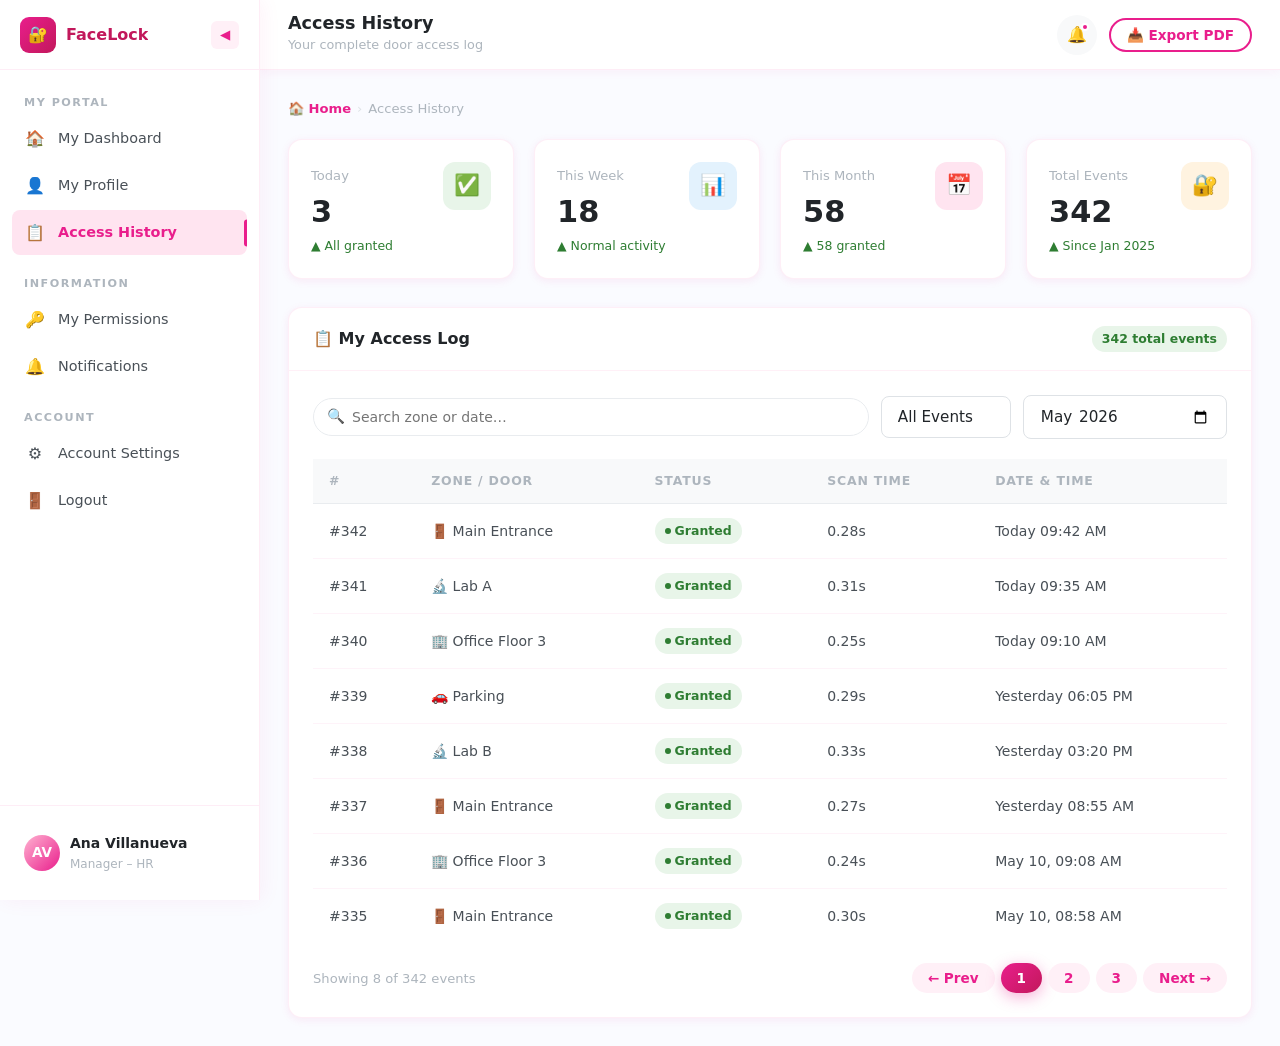
<file: user/access-history.html>
<!DOCTYPE html>
<html lang="en">
<head>
  <meta charset="UTF-8" />
  <meta name="viewport" content="width=device-width, initial-scale=1.0" />
  <title>Access History — FaceLock</title>
  <link rel="stylesheet" href="../css/style.css" />
  <link rel="icon" href="data:image/svg+xml,<svg xmlns='http://www.w3.org/2000/svg' viewBox='0 0 100 100'><text y='.9em' font-size='90'>📋</text></svg>" />
</head>
<body>
<div class="app-layout">
  <div class="sidebar-overlay" id="sidebarOverlay"></div>
  <aside class="sidebar" id="sidebar">
    <div class="sidebar-header"><div class="sidebar-logo"><div class="logo-box">🔐</div><span>FaceLock</span></div><button class="sidebar-toggle" id="sidebarToggle">◀</button></div>
    <nav class="sidebar-nav">
      <div class="nav-section-label">My Portal</div>
      <a class="nav-item" href="dashboard.html"><span class="nav-icon">🏠</span><span>My Dashboard</span></a>
      <a class="nav-item" href="profile.html"><span class="nav-icon">👤</span><span>My Profile</span></a>
      <a class="nav-item active" href="access-history.html"><span class="nav-icon">📋</span><span>Access History</span></a>
      <div class="nav-section-label" style="margin-top:12px">Information</div>
      <a class="nav-item" href="my-permissions.html"><span class="nav-icon">🔑</span><span>My Permissions</span></a>
      <a class="nav-item" href="#"><span class="nav-icon">🔔</span><span>Notifications</span></a>
      <div class="nav-section-label" style="margin-top:12px">Account</div>
      <a class="nav-item" href="profile.html"><span class="nav-icon">⚙️</span><span>Account Settings</span></a>
      <a class="nav-item" href="../login.html"><span class="nav-icon">🚪</span><span>Logout</span></a>
    </nav>
    <div class="sidebar-footer"><div class="user-card"><div class="user-avatar">AV</div><div class="user-info"><div class="u-name">Ana Villanueva</div><div class="u-role">Manager – HR</div></div></div></div>
  </aside>
  <main class="app-main" id="appMain">
    <div class="topbar">
      <div style="display:flex;align-items:center;gap:12px">
        <button class="mobile-sidebar-toggle" id="mobileSidebarToggle">☰</button>
        <div class="topbar-left"><h2>Access History</h2><p>Your complete door access log</p></div>
      </div>
      <div class="topbar-right">
        <button class="topbar-btn" id="notifBtn">🔔<span class="notif-dot"></span></button>
        <button class="btn btn-outline btn-sm">📥 Export PDF</button>
      </div>
    </div>
    <div class="page-content">
      <div class="breadcrumb"><a href="dashboard.html">🏠 Home</a><span class="sep">›</span><span>Access History</span></div>
      <div class="stat-cards">
        <div class="stat-card"><div class="stat-info"><span class="stat-label">Today</span><span class="stat-val">3</span><span class="stat-change up">▲ All granted</span></div><div class="stat-icon-wrap si-green">✅</div></div>
        <div class="stat-card"><div class="stat-info"><span class="stat-label">This Week</span><span class="stat-val">18</span><span class="stat-change up">▲ Normal activity</span></div><div class="stat-icon-wrap si-blue">📊</div></div>
        <div class="stat-card"><div class="stat-info"><span class="stat-label">This Month</span><span class="stat-val">58</span><span class="stat-change up">▲ 58 granted</span></div><div class="stat-icon-wrap si-pink">📅</div></div>
        <div class="stat-card"><div class="stat-info"><span class="stat-label">Total Events</span><span class="stat-val">342</span><span class="stat-change up">▲ Since Jan 2025</span></div><div class="stat-icon-wrap si-orange">🔐</div></div>
      </div>
      <div class="card">
        <div class="card-header"><h3>📋 My Access Log</h3><span class="badge badge-success">342 total events</span></div>
        <div class="card-body">
          <div class="toolbar">
            <div class="search-wrap"><span class="search-icon">🔍</span><input type="text" id="tableSearch" placeholder="Search zone or date…" /></div>
            <select class="form-control" id="statusFilter" style="width:auto;min-width:130px"><option value="">All Events</option><option value="granted">Granted</option><option value="denied">Denied</option></select>
            <input type="month" class="form-control" style="width:auto" value="2026-05" />
          </div>
          <div class="table-responsive">
            <table class="data-table">
              <thead><tr><th>#</th><th>Zone / Door</th><th>Status</th><th>Scan Time</th><th>Date &amp; Time</th></tr></thead>
              <tbody>
                <tr><td>#342</td><td>🚪 Main Entrance</td><td><span class="badge badge-success badge-dot">Granted</span></td><td>0.28s</td><td>Today 09:42 AM</td></tr>
                <tr><td>#341</td><td>🔬 Lab A</td><td><span class="badge badge-success badge-dot">Granted</span></td><td>0.31s</td><td>Today 09:35 AM</td></tr>
                <tr><td>#340</td><td>🏢 Office Floor 3</td><td><span class="badge badge-success badge-dot">Granted</span></td><td>0.25s</td><td>Today 09:10 AM</td></tr>
                <tr><td>#339</td><td>🚗 Parking</td><td><span class="badge badge-success badge-dot">Granted</span></td><td>0.29s</td><td>Yesterday 06:05 PM</td></tr>
                <tr><td>#338</td><td>🔬 Lab B</td><td><span class="badge badge-success badge-dot">Granted</span></td><td>0.33s</td><td>Yesterday 03:20 PM</td></tr>
                <tr><td>#337</td><td>🚪 Main Entrance</td><td><span class="badge badge-success badge-dot">Granted</span></td><td>0.27s</td><td>Yesterday 08:55 AM</td></tr>
                <tr><td>#336</td><td>🏢 Office Floor 3</td><td><span class="badge badge-success badge-dot">Granted</span></td><td>0.24s</td><td>May 10, 09:08 AM</td></tr>
                <tr><td>#335</td><td>🚪 Main Entrance</td><td><span class="badge badge-success badge-dot">Granted</span></td><td>0.30s</td><td>May 10, 08:58 AM</td></tr>
              </tbody>
            </table>
          </div>
          <div style="display:flex;align-items:center;justify-content:space-between;margin-top:20px;flex-wrap:wrap;gap:10px">
            <span style="font-size:.82rem;color:var(--gray-500)">Showing 8 of 342 events</span>
            <div style="display:flex;gap:6px">
              <button class="btn btn-ghost btn-sm">← Prev</button>
              <button class="btn btn-primary btn-sm">1</button>
              <button class="btn btn-ghost btn-sm">2</button>
              <button class="btn btn-ghost btn-sm">3</button>
              <button class="btn btn-ghost btn-sm">Next →</button>
            </div>
          </div>
        </div>
      </div>
    </div>
  </main>
</div>
<script src="../js/main.js"></script>
</body>
</html>
</file>
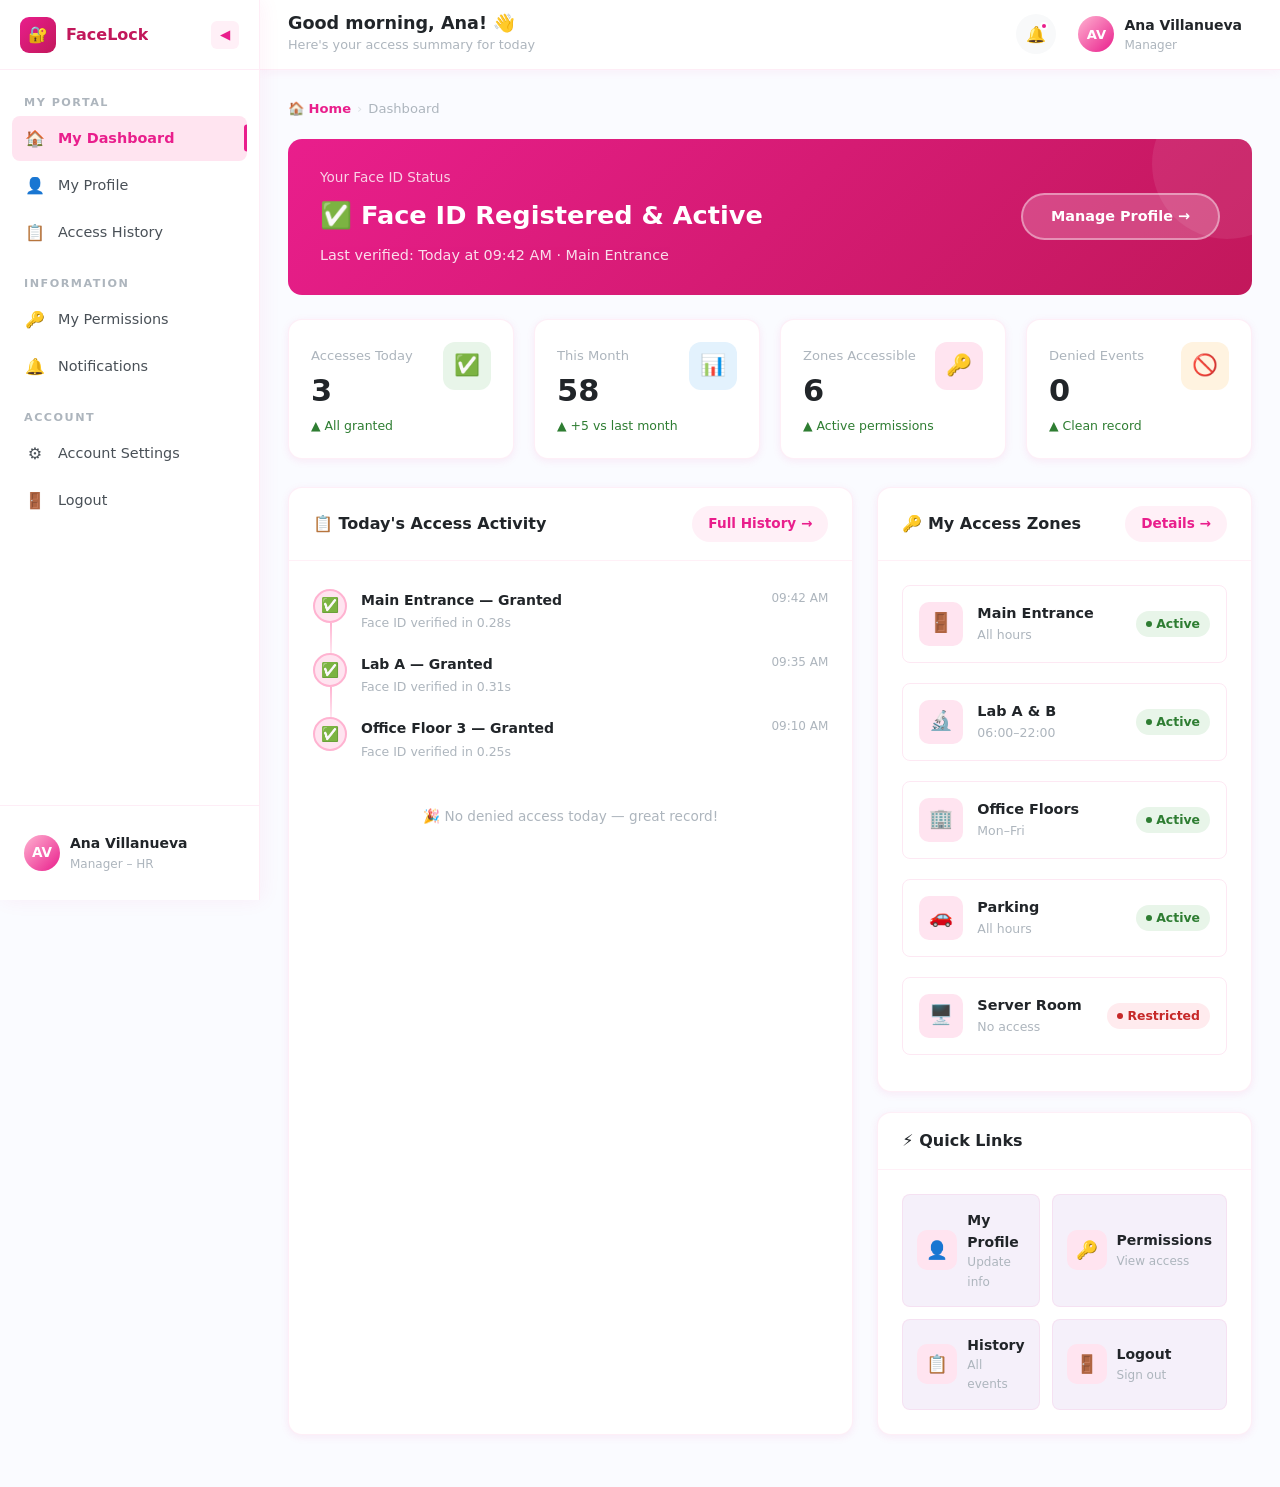
<file: user/dashboard.html>
<!DOCTYPE html>
<html lang="en">
<head>
  <meta charset="UTF-8" />
  <meta name="viewport" content="width=device-width, initial-scale=1.0" />
  <title>My Dashboard — FaceLock</title>
  <link rel="stylesheet" href="../css/style.css" />
  <link rel="icon" href="data:image/svg+xml,<svg xmlns='http://www.w3.org/2000/svg' viewBox='0 0 100 100'><text y='.9em' font-size='90'>👤</text></svg>" />
</head>
<body>

<div class="app-layout">
  <div class="sidebar-overlay" id="sidebarOverlay"></div>

  <!-- Sidebar -->
  <aside class="sidebar" id="sidebar">
    <div class="sidebar-header">
      <div class="sidebar-logo"><div class="logo-box">🔐</div><span>FaceLock</span></div>
      <button class="sidebar-toggle" id="sidebarToggle">◀</button>
    </div>
    <nav class="sidebar-nav">
      <div class="nav-section-label">My Portal</div>
      <a class="nav-item active" href="dashboard.html"><span class="nav-icon">🏠</span><span>My Dashboard</span></a>
      <a class="nav-item" href="profile.html"><span class="nav-icon">👤</span><span>My Profile</span></a>
      <a class="nav-item" href="access-history.html"><span class="nav-icon">📋</span><span>Access History</span></a>
      <div class="nav-section-label" style="margin-top:12px">Information</div>
      <a class="nav-item" href="my-permissions.html"><span class="nav-icon">🔑</span><span>My Permissions</span></a>
      <a class="nav-item" href="#"><span class="nav-icon">🔔</span><span>Notifications</span></a>
      <div class="nav-section-label" style="margin-top:12px">Account</div>
      <a class="nav-item" href="profile.html"><span class="nav-icon">⚙️</span><span>Account Settings</span></a>
      <a class="nav-item" href="../login.html"><span class="nav-icon">🚪</span><span>Logout</span></a>
    </nav>
    <div class="sidebar-footer">
      <div class="user-card">
        <div class="user-avatar">AV</div>
        <div class="user-info"><div class="u-name">Ana Villanueva</div><div class="u-role">Manager – HR</div></div>
      </div>
    </div>
  </aside>

  <!-- Main -->
  <main class="app-main" id="appMain">
    <div class="topbar">
      <div style="display:flex;align-items:center;gap:12px">
        <button class="mobile-sidebar-toggle" id="mobileSidebarToggle">☰</button>
        <div class="topbar-left">
          <h2>Good morning, Ana! 👋</h2>
          <p>Here's your access summary for today</p>
        </div>
      </div>
      <div class="topbar-right">
        <div class="dropdown-wrap">
          <button class="topbar-btn" id="notifBtn">🔔<span class="notif-dot"></span></button>
          <div class="notif-dropdown" id="notifDropdown">
            <div class="notif-header"><h4>Notifications</h4><span class="notif-clear">Mark all read</span></div>
            <div class="notif-item unread">
              <div class="notif-dot-small"></div>
              <div class="notif-item-info"><div class="n-title">✅ Access granted – Main Entrance</div><div class="n-time">Today at 09:42 AM</div></div>
            </div>
            <div class="notif-item unread">
              <div class="notif-dot-small"></div>
              <div class="notif-item-info"><div class="n-title">🔑 Your Lab A access renewed</div><div class="n-time">Yesterday</div></div>
            </div>
            <div class="notif-item">
              <div class="notif-dot-small read"></div>
              <div class="notif-item-info"><div class="n-title">⚙️ Profile updated by Admin</div><div class="n-time">2 days ago</div></div>
            </div>
          </div>
        </div>
        <div class="topbar-user" onclick="window.location='profile.html'">
          <div class="user-avatar" style="width:36px;height:36px;font-size:.82rem">AV</div>
          <div><div class="u-name">Ana Villanueva</div><div class="u-role">Manager</div></div>
        </div>
      </div>
    </div>

    <div class="page-content">
      <div class="breadcrumb">
        <a href="dashboard.html">🏠 Home</a><span class="sep">›</span>
        <span>Dashboard</span>
      </div>

      <!-- Welcome Banner -->
      <div class="door-status-card" style="margin-bottom:24px;text-align:left;display:flex;align-items:center;justify-content:space-between;flex-wrap:wrap;gap:20px;padding:28px 32px">
        <div style="position:relative;z-index:1">
          <div style="font-size:.85rem;opacity:.8;margin-bottom:6px">Your Face ID Status</div>
          <div style="font-size:1.6rem;font-weight:800;margin-bottom:8px">✅ Face ID Registered &amp; Active</div>
          <div style="font-size:.9rem;opacity:.85">Last verified: Today at 09:42 AM · Main Entrance</div>
        </div>
        <a href="profile.html" class="door-toggle-btn" style="text-decoration:none">Manage Profile →</a>
      </div>

      <!-- Stat Cards -->
      <div class="stat-cards">
        <div class="stat-card">
          <div class="stat-info"><span class="stat-label">Accesses Today</span><span class="stat-val">3</span><span class="stat-change up">▲ All granted</span></div>
          <div class="stat-icon-wrap si-green">✅</div>
        </div>
        <div class="stat-card">
          <div class="stat-info"><span class="stat-label">This Month</span><span class="stat-val">58</span><span class="stat-change up">▲ +5 vs last month</span></div>
          <div class="stat-icon-wrap si-blue">📊</div>
        </div>
        <div class="stat-card">
          <div class="stat-info"><span class="stat-label">Zones Accessible</span><span class="stat-val">6</span><span class="stat-change up">▲ Active permissions</span></div>
          <div class="stat-icon-wrap si-pink">🔑</div>
        </div>
        <div class="stat-card">
          <div class="stat-info"><span class="stat-label">Denied Events</span><span class="stat-val">0</span><span class="stat-change up">▲ Clean record</span></div>
          <div class="stat-icon-wrap si-orange">🚫</div>
        </div>
      </div>

      <!-- Content Grid -->
      <div class="content-grid">
        <!-- Today's Timeline -->
        <div class="card">
          <div class="card-header">
            <h3>📋 Today's Access Activity</h3>
            <a href="access-history.html" class="btn btn-ghost btn-sm">Full History →</a>
          </div>
          <div class="card-body" style="padding:20px 24px">
            <div class="timeline">
              <div class="timeline-item">
                <div class="tl-icon">✅</div>
                <div class="tl-info">
                  <div class="tl-title">Main Entrance — Granted</div>
                  <div class="tl-sub">Face ID verified in 0.28s</div>
                </div>
                <div class="tl-time">09:42 AM</div>
              </div>
              <div class="timeline-item">
                <div class="tl-icon">✅</div>
                <div class="tl-info">
                  <div class="tl-title">Lab A — Granted</div>
                  <div class="tl-sub">Face ID verified in 0.31s</div>
                </div>
                <div class="tl-time">09:35 AM</div>
              </div>
              <div class="timeline-item">
                <div class="tl-icon">✅</div>
                <div class="tl-info">
                  <div class="tl-title">Office Floor 3 — Granted</div>
                  <div class="tl-sub">Face ID verified in 0.25s</div>
                </div>
                <div class="tl-time">09:10 AM</div>
              </div>
            </div>
            <div style="text-align:center;padding:16px 0;color:var(--gray-500);font-size:.85rem">
              🎉 No denied access today — great record!
            </div>
          </div>
        </div>

        <!-- Right column -->
        <div style="display:flex;flex-direction:column;gap:20px">
          <!-- My Zones -->
          <div class="card">
            <div class="card-header">
              <h3>🔑 My Access Zones</h3>
              <a href="my-permissions.html" class="btn btn-ghost btn-sm">Details →</a>
            </div>
            <div class="card-body">
              <div style="display:flex;flex-direction:column;gap:8px">
                <div class="zone-card"><div class="zone-icon">🚪</div><div class="zone-info"><div class="z-name">Main Entrance</div><div class="z-sub">All hours</div></div><span class="badge badge-success badge-dot">Active</span></div>
                <div class="zone-card"><div class="zone-icon">🔬</div><div class="zone-info"><div class="z-name">Lab A &amp; B</div><div class="z-sub">06:00–22:00</div></div><span class="badge badge-success badge-dot">Active</span></div>
                <div class="zone-card"><div class="zone-icon">🏢</div><div class="zone-info"><div class="z-name">Office Floors</div><div class="z-sub">Mon–Fri</div></div><span class="badge badge-success badge-dot">Active</span></div>
                <div class="zone-card"><div class="zone-icon">🚗</div><div class="zone-info"><div class="z-name">Parking</div><div class="z-sub">All hours</div></div><span class="badge badge-success badge-dot">Active</span></div>
                <div class="zone-card"><div class="zone-icon">🖥️</div><div class="zone-info"><div class="z-name">Server Room</div><div class="z-sub">No access</div></div><span class="badge badge-danger badge-dot">Restricted</span></div>
              </div>
            </div>
          </div>

          <!-- Quick Links -->
          <div class="card">
            <div class="card-header"><h3>⚡ Quick Links</h3></div>
            <div class="card-body">
              <div class="quick-grid">
                <a href="profile.html"        class="quick-item"><div class="quick-item-icon">👤</div><div class="quick-item-text"><div class="q-label">My Profile</div><div class="q-sub">Update info</div></div></a>
                <a href="my-permissions.html"  class="quick-item"><div class="quick-item-icon">🔑</div><div class="quick-item-text"><div class="q-label">Permissions</div><div class="q-sub">View access</div></div></a>
                <a href="access-history.html"  class="quick-item"><div class="quick-item-icon">📋</div><div class="quick-item-text"><div class="q-label">History</div><div class="q-sub">All events</div></div></a>
                <a href="../login.html"         class="quick-item"><div class="quick-item-icon">🚪</div><div class="quick-item-text"><div class="q-label">Logout</div><div class="q-sub">Sign out</div></div></a>
              </div>
            </div>
          </div>
        </div>
      </div>
    </div>
  </main>
</div>

<script src="../js/main.js"></script>
</body>
</html>
</file>
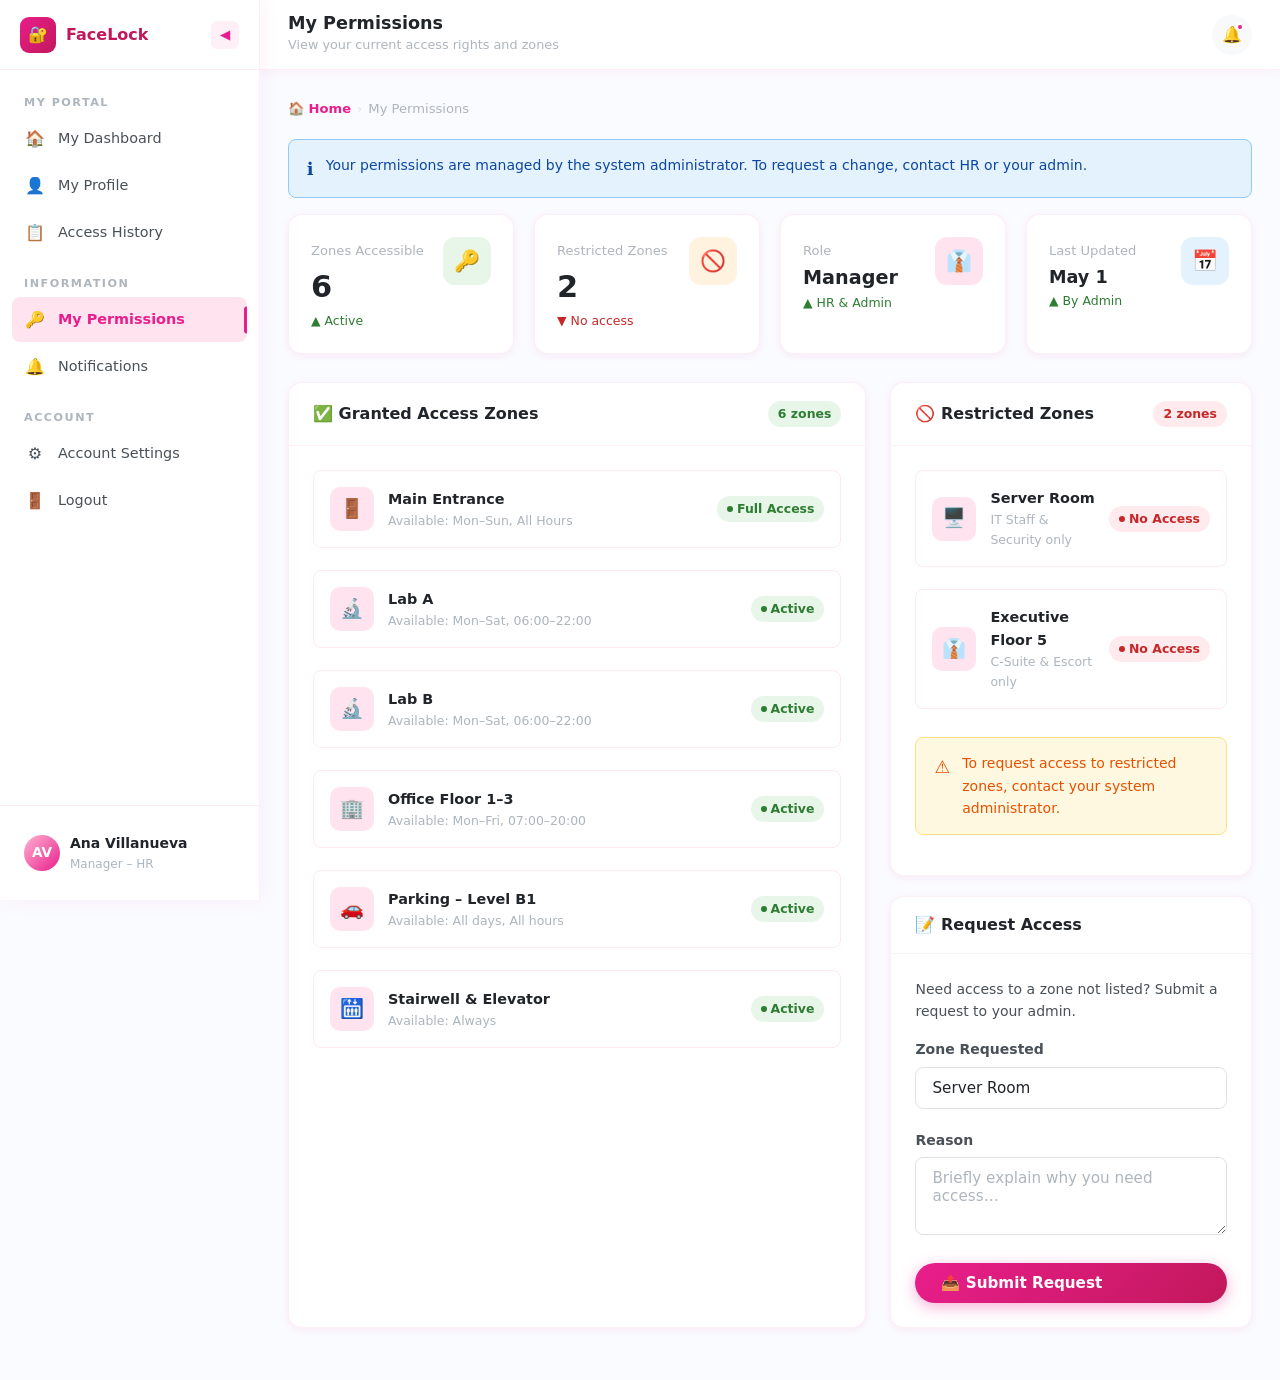
<file: user/my-permissions.html>
<!DOCTYPE html>
<html lang="en">
<head>
  <meta charset="UTF-8" />
  <meta name="viewport" content="width=device-width, initial-scale=1.0" />
  <title>My Permissions — FaceLock</title>
  <link rel="stylesheet" href="../css/style.css" />
  <link rel="icon" href="data:image/svg+xml,<svg xmlns='http://www.w3.org/2000/svg' viewBox='0 0 100 100'><text y='.9em' font-size='90'>🔑</text></svg>" />
</head>
<body>
<div class="app-layout">
  <div class="sidebar-overlay" id="sidebarOverlay"></div>
  <aside class="sidebar" id="sidebar">
    <div class="sidebar-header"><div class="sidebar-logo"><div class="logo-box">🔐</div><span>FaceLock</span></div><button class="sidebar-toggle" id="sidebarToggle">◀</button></div>
    <nav class="sidebar-nav">
      <div class="nav-section-label">My Portal</div>
      <a class="nav-item" href="dashboard.html"><span class="nav-icon">🏠</span><span>My Dashboard</span></a>
      <a class="nav-item" href="profile.html"><span class="nav-icon">👤</span><span>My Profile</span></a>
      <a class="nav-item" href="access-history.html"><span class="nav-icon">📋</span><span>Access History</span></a>
      <div class="nav-section-label" style="margin-top:12px">Information</div>
      <a class="nav-item active" href="my-permissions.html"><span class="nav-icon">🔑</span><span>My Permissions</span></a>
      <a class="nav-item" href="#"><span class="nav-icon">🔔</span><span>Notifications</span></a>
      <div class="nav-section-label" style="margin-top:12px">Account</div>
      <a class="nav-item" href="profile.html"><span class="nav-icon">⚙️</span><span>Account Settings</span></a>
      <a class="nav-item" href="../login.html"><span class="nav-icon">🚪</span><span>Logout</span></a>
    </nav>
    <div class="sidebar-footer"><div class="user-card"><div class="user-avatar">AV</div><div class="user-info"><div class="u-name">Ana Villanueva</div><div class="u-role">Manager – HR</div></div></div></div>
  </aside>
  <main class="app-main" id="appMain">
    <div class="topbar">
      <div style="display:flex;align-items:center;gap:12px">
        <button class="mobile-sidebar-toggle" id="mobileSidebarToggle">☰</button>
        <div class="topbar-left"><h2>My Permissions</h2><p>View your current access rights and zones</p></div>
      </div>
      <div class="topbar-right">
        <button class="topbar-btn" id="notifBtn">🔔<span class="notif-dot"></span></button>
      </div>
    </div>
    <div class="page-content">
      <div class="breadcrumb"><a href="dashboard.html">🏠 Home</a><span class="sep">›</span><span>My Permissions</span></div>

      <div class="alert alert-info mb-24">
        <span class="alert-icon">ℹ️</span>
        <span>Your permissions are managed by the system administrator. To request a change, contact HR or your admin.</span>
      </div>

      <div class="stat-cards">
        <div class="stat-card"><div class="stat-info"><span class="stat-label">Zones Accessible</span><span class="stat-val">6</span><span class="stat-change up">▲ Active</span></div><div class="stat-icon-wrap si-green">🔑</div></div>
        <div class="stat-card"><div class="stat-info"><span class="stat-label">Restricted Zones</span><span class="stat-val">2</span><span class="stat-change down">▼ No access</span></div><div class="stat-icon-wrap si-orange">🚫</div></div>
        <div class="stat-card"><div class="stat-info"><span class="stat-label">Role</span><span class="stat-val" style="font-size:1.2rem">Manager</span><span class="stat-change up">▲ HR &amp; Admin</span></div><div class="stat-icon-wrap si-pink">👔</div></div>
        <div class="stat-card"><div class="stat-info"><span class="stat-label">Last Updated</span><span class="stat-val" style="font-size:1.1rem">May 1</span><span class="stat-change up">▲ By Admin</span></div><div class="stat-icon-wrap si-blue">📅</div></div>
      </div>

      <div class="content-grid">
        <div class="card">
          <div class="card-header"><h3>✅ Granted Access Zones</h3><span class="badge badge-success">6 zones</span></div>
          <div class="card-body">
            <div style="display:flex;flex-direction:column;gap:10px">
              <div class="zone-card"><div class="zone-icon">🚪</div><div class="zone-info"><div class="z-name">Main Entrance</div><div class="z-sub">Available: Mon–Sun, All Hours</div></div><span class="badge badge-success badge-dot">Full Access</span></div>
              <div class="zone-card"><div class="zone-icon">🔬</div><div class="zone-info"><div class="z-name">Lab A</div><div class="z-sub">Available: Mon–Sat, 06:00–22:00</div></div><span class="badge badge-success badge-dot">Active</span></div>
              <div class="zone-card"><div class="zone-icon">🔬</div><div class="zone-info"><div class="z-name">Lab B</div><div class="z-sub">Available: Mon–Sat, 06:00–22:00</div></div><span class="badge badge-success badge-dot">Active</span></div>
              <div class="zone-card"><div class="zone-icon">🏢</div><div class="zone-info"><div class="z-name">Office Floor 1–3</div><div class="z-sub">Available: Mon–Fri, 07:00–20:00</div></div><span class="badge badge-success badge-dot">Active</span></div>
              <div class="zone-card"><div class="zone-icon">🚗</div><div class="zone-info"><div class="z-name">Parking – Level B1</div><div class="z-sub">Available: All days, All hours</div></div><span class="badge badge-success badge-dot">Active</span></div>
              <div class="zone-card"><div class="zone-icon">🛗</div><div class="zone-info"><div class="z-name">Stairwell &amp; Elevator</div><div class="z-sub">Available: Always</div></div><span class="badge badge-success badge-dot">Active</span></div>
            </div>
          </div>
        </div>
        <div style="display:flex;flex-direction:column;gap:20px">
          <div class="card">
            <div class="card-header"><h3>🚫 Restricted Zones</h3><span class="badge badge-danger">2 zones</span></div>
            <div class="card-body">
              <div style="display:flex;flex-direction:column;gap:10px">
                <div class="zone-card"><div class="zone-icon">🖥️</div><div class="zone-info"><div class="z-name">Server Room</div><div class="z-sub">IT Staff &amp; Security only</div></div><span class="badge badge-danger badge-dot">No Access</span></div>
                <div class="zone-card"><div class="zone-icon">👔</div><div class="zone-info"><div class="z-name">Executive Floor 5</div><div class="z-sub">C-Suite &amp; Escort only</div></div><span class="badge badge-danger badge-dot">No Access</span></div>
              </div>
              <div class="alert alert-warning mt-16"><span class="alert-icon">⚠️</span><span>To request access to restricted zones, contact your system administrator.</span></div>
            </div>
          </div>
          <div class="card">
            <div class="card-header"><h3>📝 Request Access</h3></div>
            <div class="card-body">
              <p style="font-size:.875rem;color:var(--gray-700);margin-bottom:16px">Need access to a zone not listed? Submit a request to your admin.</p>
              <div class="form-group"><label class="form-label">Zone Requested</label><select class="form-control"><option>Server Room</option><option>Executive Floor</option><option>Roof Access</option><option>Other…</option></select></div>
              <div class="form-group"><label class="form-label">Reason</label><textarea class="form-control" rows="3" placeholder="Briefly explain why you need access…"></textarea></div>
              <button class="btn btn-primary w-100" onclick="showToast('Access request submitted to admin','info')">📤 Submit Request</button>
            </div>
          </div>
        </div>
      </div>
    </div>
  </main>
</div>
<script src="../js/main.js"></script>
</body>
</html>
</file>
<file: css/style.css>
/* ============================================================
   FACE LOCK SYSTEM — Global Styles
   Theme: Crystal White + Pink
   ============================================================ */

:root {
  --pink-dark:    #C2185B;
  --pink:         #E91E8C;
  --pink-mid:     #F06292;
  --pink-light:   #FFB3D1;
  --pink-pale:    #FFE4F0;
  --pink-ghost:   #FFF0F7;
  --white:        #FFFFFF;
  --crystal:      #FAFBFF;
  --crystal-2:    #F5F0FA;
  --gray-100:     #F8F9FA;
  --gray-200:     #E9ECEF;
  --gray-300:     #DEE2E6;
  --gray-500:     #ADB5BD;
  --gray-700:     #495057;
  --gray-900:     #212529;
  --shadow-sm:    0 2px 8px rgba(233,30,140,0.08);
  --shadow:       0 4px 20px rgba(233,30,140,0.12);
  --shadow-lg:    0 8px 40px rgba(233,30,140,0.18);
  --radius:       14px;
  --radius-sm:    8px;
  --radius-pill:  50px;
  --trans:        all .25s cubic-bezier(.4,0,.2,1);
}

/* ── Reset ─────────────────────────────────────────────── */
*, *::before, *::after { box-sizing: border-box; margin: 0; padding: 0; }
html { scroll-behavior: smooth; font-size: 16px; }
body {
  font-family: 'Segoe UI', system-ui, -apple-system, sans-serif;
  background: var(--crystal);
  color: var(--gray-900);
  line-height: 1.6;
  min-height: 100vh;
}
a { text-decoration: none; color: inherit; }
ul { list-style: none; }
img { max-width: 100%; display: block; }
button { cursor: pointer; border: none; outline: none; font-family: inherit; }
input, select, textarea { font-family: inherit; outline: none; }

/* ── Scrollbar ──────────────────────────────────────────── */
::-webkit-scrollbar { width: 6px; }
::-webkit-scrollbar-track { background: var(--pink-ghost); }
::-webkit-scrollbar-thumb { background: var(--pink-light); border-radius: 3px; }

/* ── Typography ─────────────────────────────────────────── */
h1,h2,h3,h4,h5 { line-height: 1.25; font-weight: 700; }
.text-pink    { color: var(--pink); }
.text-muted   { color: var(--gray-500); }
.text-center  { text-align: center; }
.fw-600       { font-weight: 600; }

/* ── Utility ────────────────────────────────────────────── */
.container {
  width: 100%;
  max-width: 1200px;
  margin: 0 auto;
  padding: 0 24px;
}
.flex        { display: flex; }
.flex-center { display: flex; align-items: center; justify-content: center; }
.flex-between{ display: flex; align-items: center; justify-content: space-between; }
.gap-8  { gap: 8px; }
.gap-12 { gap: 12px; }
.gap-16 { gap: 16px; }
.gap-24 { gap: 24px; }
.mt-8   { margin-top: 8px; }
.mt-16  { margin-top: 16px; }
.mt-24  { margin-top: 24px; }
.mt-32  { margin-top: 32px; }
.mb-8   { margin-bottom: 8px; }
.mb-16  { margin-bottom: 16px; }
.mb-24  { margin-bottom: 24px; }
.w-100  { width: 100%; }

/* ── Buttons ────────────────────────────────────────────── */
.btn {
  display: inline-flex;
  align-items: center;
  gap: 8px;
  padding: 11px 26px;
  border-radius: var(--radius-pill);
  font-size: 0.95rem;
  font-weight: 600;
  transition: var(--trans);
  white-space: nowrap;
}
.btn-primary {
  background: linear-gradient(135deg, var(--pink) 0%, var(--pink-dark) 100%);
  color: #fff;
  box-shadow: 0 4px 15px rgba(233,30,140,0.35);
}
.btn-primary:hover {
  transform: translateY(-2px);
  box-shadow: 0 6px 22px rgba(233,30,140,0.45);
}
.btn-outline {
  background: transparent;
  border: 2px solid var(--pink);
  color: var(--pink);
}
.btn-outline:hover {
  background: var(--pink-ghost);
  transform: translateY(-2px);
}
.btn-ghost {
  background: var(--pink-ghost);
  color: var(--pink);
}
.btn-ghost:hover { background: var(--pink-pale); }
.btn-danger {
  background: linear-gradient(135deg, #FF5252, #D32F2F);
  color: #fff;
  box-shadow: 0 4px 12px rgba(211,47,47,0.3);
}
.btn-danger:hover { transform: translateY(-2px); }
.btn-sm { padding: 7px 16px; font-size: 0.85rem; }
.btn-icon {
  width: 38px; height: 38px; padding: 0;
  border-radius: 50%;
  display: inline-flex; align-items: center; justify-content: center;
}

/* ── Badge ──────────────────────────────────────────────── */
.badge {
  display: inline-flex;
  align-items: center;
  gap: 4px;
  padding: 3px 10px;
  border-radius: var(--radius-pill);
  font-size: 0.78rem;
  font-weight: 600;
}
.badge-success { background: #E8F5E9; color: #2E7D32; }
.badge-danger  { background: #FFEBEE; color: #C62828; }
.badge-warning { background: #FFF8E1; color: #F57F17; }
.badge-pink    { background: var(--pink-pale); color: var(--pink-dark); }
.badge-info    { background: #E3F2FD; color: #1565C0; }
.badge-dot::before {
  content: '';
  width: 6px; height: 6px;
  border-radius: 50%;
  background: currentColor;
  display: block;
}

/* ── Card ───────────────────────────────────────────────── */
.card {
  background: var(--white);
  border-radius: var(--radius);
  box-shadow: var(--shadow-sm);
  border: 1px solid rgba(233,30,140,0.07);
  overflow: hidden;
}
.card-body  { padding: 24px; }
.card-header {
  padding: 18px 24px;
  border-bottom: 1px solid var(--pink-ghost);
  display: flex;
  align-items: center;
  justify-content: space-between;
}
.card-header h3 { font-size: 1rem; }

/* ── Form ───────────────────────────────────────────────── */
.form-group { margin-bottom: 20px; }
.form-label {
  display: block;
  font-size: 0.875rem;
  font-weight: 600;
  color: var(--gray-700);
  margin-bottom: 6px;
}
.form-control {
  width: 100%;
  padding: 11px 16px;
  border: 1.5px solid var(--gray-300);
  border-radius: var(--radius-sm);
  font-size: 0.95rem;
  transition: var(--trans);
  background: var(--white);
  color: var(--gray-900);
}
.form-control:focus {
  border-color: var(--pink);
  box-shadow: 0 0 0 3px rgba(233,30,140,0.1);
}
.form-control::placeholder { color: var(--gray-500); }
.input-icon-wrap { position: relative; }
.input-icon-wrap .form-control { padding-left: 42px; }
.input-icon {
  position: absolute;
  left: 14px; top: 50%;
  transform: translateY(-50%);
  color: var(--gray-500);
  font-size: 1rem;
  pointer-events: none;
}
select.form-control { appearance: none; cursor: pointer; }

/* ============================================================
   LANDING PAGE — Navbar
   ============================================================ */
.navbar {
  position: fixed; top: 0; left: 0; right: 0;
  z-index: 1000;
  padding: 0 24px;
  height: 70px;
  background: rgba(255,255,255,0.92);
  backdrop-filter: blur(12px);
  border-bottom: 1px solid rgba(233,30,140,0.1);
  display: flex;
  align-items: center;
  justify-content: space-between;
  transition: var(--trans);
}
.navbar.scrolled {
  box-shadow: 0 4px 20px rgba(233,30,140,0.12);
}
.nav-brand {
  display: flex;
  align-items: center;
  gap: 10px;
  font-size: 1.25rem;
  font-weight: 800;
  color: var(--pink-dark);
}
.nav-brand .brand-icon {
  width: 38px; height: 38px;
  background: linear-gradient(135deg, var(--pink), var(--pink-dark));
  border-radius: 10px;
  display: flex; align-items: center; justify-content: center;
  color: #fff;
  font-size: 1.1rem;
}
.nav-links {
  display: flex;
  align-items: center;
  gap: 4px;
}
.nav-links a {
  padding: 8px 16px;
  border-radius: var(--radius-pill);
  font-size: 0.9rem;
  font-weight: 500;
  color: var(--gray-700);
  transition: var(--trans);
}
.nav-links a:hover, .nav-links a.active {
  color: var(--pink);
  background: var(--pink-ghost);
}
.nav-actions { display: flex; align-items: center; gap: 10px; }
.hamburger {
  display: none;
  flex-direction: column;
  gap: 5px;
  cursor: pointer;
  padding: 4px;
}
.hamburger span {
  display: block;
  width: 24px; height: 2px;
  background: var(--pink);
  border-radius: 2px;
  transition: var(--trans);
}
.mobile-menu {
  display: none;
  position: fixed;
  top: 70px; left: 0; right: 0;
  background: var(--white);
  border-bottom: 1px solid var(--pink-pale);
  padding: 16px 24px;
  box-shadow: var(--shadow);
  z-index: 999;
  flex-direction: column;
  gap: 4px;
}
.mobile-menu.open { display: flex; }
.mobile-menu a {
  padding: 12px 16px;
  border-radius: var(--radius-sm);
  font-weight: 500;
  color: var(--gray-700);
  transition: var(--trans);
}
.mobile-menu a:hover { background: var(--pink-ghost); color: var(--pink); }

/* ── Hero ───────────────────────────────────────────────── */
.hero {
  min-height: 100vh;
  padding: 100px 0 80px;
  background: linear-gradient(145deg, #FFF0F7 0%, #FAFBFF 50%, #FFE4F0 100%);
  display: flex;
  align-items: center;
  position: relative;
  overflow: hidden;
}
.hero::before {
  content: '';
  position: absolute;
  top: -200px; right: -200px;
  width: 600px; height: 600px;
  border-radius: 50%;
  background: radial-gradient(circle, rgba(233,30,140,0.08), transparent 70%);
}
.hero::after {
  content: '';
  position: absolute;
  bottom: -150px; left: -150px;
  width: 400px; height: 400px;
  border-radius: 50%;
  background: radial-gradient(circle, rgba(194,24,91,0.06), transparent 70%);
}
.hero-content { display: grid; grid-template-columns: 1fr 1fr; gap: 60px; align-items: center; position: relative; z-index: 1; }
.hero-tag {
  display: inline-flex; align-items: center; gap: 6px;
  background: var(--pink-ghost);
  border: 1px solid var(--pink-light);
  color: var(--pink);
  padding: 6px 14px;
  border-radius: var(--radius-pill);
  font-size: 0.82rem;
  font-weight: 600;
  margin-bottom: 20px;
}
.hero h1 {
  font-size: clamp(2rem, 4vw, 3.2rem);
  color: var(--gray-900);
  margin-bottom: 20px;
  line-height: 1.2;
}
.hero h1 .gradient-text {
  background: linear-gradient(135deg, var(--pink), var(--pink-dark));
  -webkit-background-clip: text;
  -webkit-text-fill-color: transparent;
  background-clip: text;
}
.hero p {
  font-size: 1.1rem;
  color: var(--gray-700);
  margin-bottom: 36px;
  line-height: 1.7;
}
.hero-btns { display: flex; gap: 14px; flex-wrap: wrap; }
.hero-stats {
  display: flex;
  gap: 32px;
  margin-top: 40px;
  padding-top: 32px;
  border-top: 1px solid var(--pink-pale);
}
.hero-stat { text-align: center; }
.hero-stat .num {
  font-size: 1.8rem;
  font-weight: 800;
  color: var(--pink);
  display: block;
}
.hero-stat span:last-child {
  font-size: 0.82rem;
  color: var(--gray-500);
}
/* Face scan visual */
.hero-visual {
  display: flex; align-items: center; justify-content: center;
  position: relative;
}
.face-scanner {
  width: 320px; height: 320px;
  border-radius: 50%;
  background: linear-gradient(135deg, rgba(255,179,209,0.3), rgba(255,240,247,0.6));
  border: 2px solid rgba(233,30,140,0.15);
  display: flex; align-items: center; justify-content: center;
  position: relative;
  animation: float 4s ease-in-out infinite;
  box-shadow: 0 20px 60px rgba(233,30,140,0.15);
}
.face-scanner-inner {
  width: 220px; height: 220px;
  border-radius: 50%;
  background: linear-gradient(135deg, var(--white), var(--pink-ghost));
  border: 3px solid rgba(233,30,140,0.2);
  display: flex; align-items: center; justify-content: center;
  position: relative;
  overflow: hidden;
}
.face-icon {
  font-size: 5rem;
  position: relative; z-index: 1;
}
.scan-line {
  position: absolute;
  width: 100%; height: 2px;
  background: linear-gradient(90deg, transparent, var(--pink), transparent);
  animation: scan 2.5s ease-in-out infinite;
  opacity: 0.8;
}
.corner {
  position: absolute;
  width: 20px; height: 20px;
  border-color: var(--pink);
  border-style: solid;
  border-width: 0;
}
.corner-tl { top: 12px; left: 12px; border-top-width: 3px; border-left-width: 3px; border-radius: 3px 0 0 0; }
.corner-tr { top: 12px; right: 12px; border-top-width: 3px; border-right-width: 3px; border-radius: 0 3px 0 0; }
.corner-bl { bottom: 12px; left: 12px; border-bottom-width: 3px; border-left-width: 3px; border-radius: 0 0 0 3px; }
.corner-br { bottom: 12px; right: 12px; border-bottom-width: 3px; border-right-width: 3px; border-radius: 0 0 3px 0; }
.floating-badge {
  position: absolute;
  background: var(--white);
  border-radius: var(--radius);
  padding: 10px 16px;
  box-shadow: var(--shadow);
  display: flex; align-items: center; gap: 10px;
  border: 1px solid var(--pink-pale);
  font-size: 0.85rem;
  font-weight: 600;
  white-space: nowrap;
}
.floating-badge .badge-icon {
  width: 32px; height: 32px;
  border-radius: 8px;
  background: var(--pink-pale);
  display: flex; align-items: center; justify-content: center;
  color: var(--pink);
  font-size: 1rem;
}
.fb-1 { top: 20px; left: -30px; animation: float 3s ease-in-out infinite; }
.fb-2 { bottom: 40px; right: -20px; animation: float 3.5s ease-in-out infinite 0.5s; }
.fb-3 { top: 50%; right: -40px; transform: translateY(-50%); animation: float 4s ease-in-out infinite 1s; }

@keyframes float { 0%,100%{transform:translateY(0)} 50%{transform:translateY(-12px)} }
@keyframes scan  { 0%{top:-2px;opacity:0} 20%{opacity:1} 80%{opacity:1} 100%{top:100%;opacity:0} }

/* ── Features ───────────────────────────────────────────── */
.section { padding: 80px 0; }
.section-header { text-align: center; margin-bottom: 56px; }
.section-header .label {
  color: var(--pink);
  font-size: 0.85rem;
  font-weight: 700;
  text-transform: uppercase;
  letter-spacing: 2px;
  margin-bottom: 12px;
}
.section-header h2 {
  font-size: clamp(1.6rem, 3vw, 2.4rem);
  margin-bottom: 16px;
}
.section-header p {
  font-size: 1rem;
  color: var(--gray-700);
  max-width: 560px;
  margin: 0 auto;
}
.features-grid { display: grid; grid-template-columns: repeat(3, 1fr); gap: 28px; }
.feature-card {
  background: var(--white);
  border-radius: var(--radius);
  padding: 32px 28px;
  border: 1px solid rgba(233,30,140,0.08);
  box-shadow: var(--shadow-sm);
  transition: var(--trans);
  position: relative;
  overflow: hidden;
}
.feature-card::before {
  content: '';
  position: absolute;
  top: 0; left: 0; right: 0;
  height: 3px;
  background: linear-gradient(90deg, var(--pink-light), var(--pink));
  opacity: 0;
  transition: var(--trans);
}
.feature-card:hover {
  transform: translateY(-6px);
  box-shadow: var(--shadow-lg);
}
.feature-card:hover::before { opacity: 1; }
.feature-icon {
  width: 56px; height: 56px;
  border-radius: 14px;
  background: var(--pink-pale);
  display: flex; align-items: center; justify-content: center;
  font-size: 1.6rem;
  margin-bottom: 20px;
}
.feature-card h3 { font-size: 1.05rem; margin-bottom: 10px; }
.feature-card p  { font-size: 0.9rem; color: var(--gray-700); line-height: 1.65; }

/* ── How It Works ───────────────────────────────────────── */
.how-it-works { background: var(--crystal-2); }
.steps-grid {
  display: grid;
  grid-template-columns: repeat(4, 1fr);
  gap: 28px;
  position: relative;
}
.steps-grid::before {
  content: '';
  position: absolute;
  top: 36px; left: 12%; right: 12%;
  height: 2px;
  background: linear-gradient(90deg, var(--pink-light), var(--pink), var(--pink-light));
  z-index: 0;
}
.step {
  text-align: center;
  position: relative;
  z-index: 1;
}
.step-num {
  width: 72px; height: 72px;
  border-radius: 50%;
  background: linear-gradient(135deg, var(--pink), var(--pink-dark));
  color: #fff;
  font-size: 1.4rem;
  font-weight: 800;
  display: flex; align-items: center; justify-content: center;
  margin: 0 auto 20px;
  box-shadow: 0 4px 20px rgba(233,30,140,0.3);
}
.step h4 { font-size: 0.95rem; margin-bottom: 8px; }
.step p  { font-size: 0.85rem; color: var(--gray-700); }

/* ── Stats Banner ───────────────────────────────────────── */
.stats-banner {
  background: linear-gradient(135deg, var(--pink) 0%, var(--pink-dark) 100%);
  padding: 60px 0;
  color: #fff;
}
.stats-grid { display: grid; grid-template-columns: repeat(4, 1fr); gap: 24px; }
.stat-item { text-align: center; }
.stat-item .big-num {
  font-size: 2.8rem;
  font-weight: 900;
  display: block;
  margin-bottom: 6px;
}
.stat-item span:last-child { font-size: 0.9rem; opacity: 0.85; }

/* ── CTA ────────────────────────────────────────────────── */
.cta-section {
  text-align: center;
  padding: 100px 0;
  background: linear-gradient(145deg, var(--pink-ghost), var(--crystal));
}
.cta-section h2 { font-size: clamp(1.6rem,3vw,2.4rem); margin-bottom: 16px; }
.cta-section p  { color: var(--gray-700); margin-bottom: 36px; }

/* ── Footer ─────────────────────────────────────────────── */
.footer {
  background: #1A0A10;
  color: rgba(255,255,255,0.7);
  padding: 60px 0 30px;
}
.footer-grid {
  display: grid;
  grid-template-columns: 1.5fr 1fr 1fr 1fr;
  gap: 40px;
  margin-bottom: 48px;
}
.footer-brand .nav-brand { color: #fff; margin-bottom: 14px; }
.footer-brand p { font-size: 0.875rem; line-height: 1.7; }
.footer h4 { color: #fff; font-size: 0.9rem; margin-bottom: 16px; font-weight: 700; }
.footer ul li { margin-bottom: 10px; }
.footer ul li a {
  font-size: 0.875rem;
  transition: var(--trans);
}
.footer ul li a:hover { color: var(--pink-light); }
.footer-bottom {
  border-top: 1px solid rgba(255,255,255,0.08);
  padding-top: 24px;
  display: flex;
  align-items: center;
  justify-content: space-between;
  font-size: 0.82rem;
}
.social-links { display: flex; gap: 10px; }
.social-link {
  width: 36px; height: 36px;
  border-radius: 50%;
  background: rgba(255,255,255,0.08);
  display: flex; align-items: center; justify-content: center;
  font-size: 0.9rem;
  transition: var(--trans);
}
.social-link:hover { background: var(--pink); }

/* ============================================================
   LOGIN PAGE
   ============================================================ */
.login-page {
  min-height: 100vh;
  display: flex;
  background: linear-gradient(145deg, #FFE4F0 0%, #FAFBFF 50%, #FFF0F7 100%);
}
.login-left {
  flex: 1;
  background: linear-gradient(160deg, var(--pink) 0%, var(--pink-dark) 100%);
  display: flex; align-items: center; justify-content: center;
  padding: 60px;
  color: #fff;
  position: relative;
  overflow: hidden;
}
.login-left::before {
  content: '';
  position: absolute;
  top: -100px; right: -100px;
  width: 300px; height: 300px;
  border-radius: 50%;
  background: rgba(255,255,255,0.08);
}
.login-left::after {
  content: '';
  position: absolute;
  bottom: -80px; left: -80px;
  width: 250px; height: 250px;
  border-radius: 50%;
  background: rgba(255,255,255,0.05);
}
.login-left-inner { position: relative; z-index: 1; max-width: 380px; }
.login-left h2 { font-size: 2rem; margin-bottom: 14px; }
.login-left p  { opacity: 0.85; margin-bottom: 36px; }
.login-features li {
  display: flex; align-items: center; gap: 12px;
  margin-bottom: 16px;
  font-size: 0.95rem;
}
.login-features .feat-icon {
  width: 36px; height: 36px;
  border-radius: 9px;
  background: rgba(255,255,255,0.18);
  display: flex; align-items: center; justify-content: center;
  font-size: 1rem;
  flex-shrink: 0;
}
.login-right {
  flex: 1;
  display: flex; align-items: center; justify-content: center;
  padding: 40px 60px;
}
.login-card {
  width: 100%;
  max-width: 420px;
}
.login-logo {
  text-align: center;
  margin-bottom: 32px;
}
.login-logo .logo-icon {
  width: 64px; height: 64px;
  border-radius: 16px;
  background: linear-gradient(135deg, var(--pink), var(--pink-dark));
  display: flex; align-items: center; justify-content: center;
  color: #fff;
  font-size: 1.8rem;
  margin: 0 auto 12px;
  box-shadow: 0 6px 24px rgba(233,30,140,0.3);
}
.login-logo h1 { font-size: 1.5rem; color: var(--pink-dark); }
.login-logo p  { font-size: 0.875rem; color: var(--gray-500); }
.role-tabs {
  display: grid;
  grid-template-columns: 1fr 1fr;
  gap: 8px;
  margin-bottom: 28px;
  background: var(--gray-100);
  border-radius: var(--radius);
  padding: 6px;
}
.role-tab {
  padding: 10px;
  border-radius: 10px;
  border: none;
  background: transparent;
  font-size: 0.9rem;
  font-weight: 600;
  color: var(--gray-500);
  cursor: pointer;
  transition: var(--trans);
  display: flex; align-items: center; justify-content: center; gap: 6px;
}
.role-tab.active {
  background: var(--white);
  color: var(--pink);
  box-shadow: var(--shadow-sm);
}
.remember-row {
  display: flex;
  align-items: center;
  justify-content: space-between;
  margin-bottom: 20px;
  font-size: 0.875rem;
}
.check-label {
  display: flex; align-items: center; gap: 6px; cursor: pointer; color: var(--gray-700);
}
.check-label input { accent-color: var(--pink); }
.forgot-link { color: var(--pink); font-weight: 600; }
.forgot-link:hover { text-decoration: underline; }
.signup-row { text-align: center; margin-top: 20px; font-size: 0.875rem; color: var(--gray-500); }
.signup-row a { color: var(--pink); font-weight: 600; }

/* ============================================================
   DASHBOARD LAYOUT — Sidebar + Content
   ============================================================ */
.app-layout {
  display: flex;
  min-height: 100vh;
  background: var(--crystal);
}

/* ── Sidebar ────────────────────────────────────────────── */
.sidebar {
  width: 260px;
  min-height: 100vh;
  background: var(--white);
  border-right: 1px solid rgba(233,30,140,0.08);
  display: flex;
  flex-direction: column;
  position: fixed; top: 0; left: 0;
  z-index: 500;
  transition: var(--trans);
  box-shadow: 2px 0 20px rgba(233,30,140,0.06);
}
.sidebar.collapsed { width: 72px; }
.sidebar-header {
  height: 70px;
  padding: 0 20px;
  display: flex; align-items: center; justify-content: space-between;
  border-bottom: 1px solid rgba(233,30,140,0.08);
}
.sidebar-logo {
  display: flex; align-items: center; gap: 10px;
  font-size: 1rem;
  font-weight: 800;
  color: var(--pink-dark);
  white-space: nowrap;
  overflow: hidden;
}
.sidebar-logo .logo-box {
  width: 36px; height: 36px; flex-shrink: 0;
  border-radius: 9px;
  background: linear-gradient(135deg, var(--pink), var(--pink-dark));
  display: flex; align-items: center; justify-content: center;
  color: #fff;
  font-size: 1rem;
}
.sidebar-toggle {
  width: 28px; height: 28px;
  border-radius: 6px;
  background: var(--pink-ghost);
  border: none;
  color: var(--pink);
  display: flex; align-items: center; justify-content: center;
  cursor: pointer;
  transition: var(--trans);
  flex-shrink: 0;
}
.sidebar-toggle:hover { background: var(--pink-pale); }
.sidebar-nav { flex: 1; padding: 16px 12px; overflow-y: auto; }
.nav-section-label {
  font-size: 0.7rem;
  font-weight: 700;
  text-transform: uppercase;
  letter-spacing: 1.5px;
  color: var(--gray-500);
  padding: 8px 12px 4px;
  white-space: nowrap;
  overflow: hidden;
}
.collapsed .nav-section-label { opacity: 0; }
.nav-item {
  display: flex;
  align-items: center;
  gap: 12px;
  padding: 11px 12px;
  border-radius: var(--radius-sm);
  color: var(--gray-700);
  font-size: 0.9rem;
  font-weight: 500;
  transition: var(--trans);
  margin-bottom: 2px;
  white-space: nowrap;
  overflow: hidden;
  position: relative;
}
.nav-item .nav-icon {
  width: 22px; height: 22px;
  display: flex; align-items: center; justify-content: center;
  flex-shrink: 0;
  font-size: 1rem;
}
.nav-item:hover { background: var(--pink-ghost); color: var(--pink); }
.nav-item.active {
  background: var(--pink-pale);
  color: var(--pink);
  font-weight: 600;
}
.nav-item.active::before {
  content: '';
  position: absolute;
  right: 0; top: 50%;
  transform: translateY(-50%);
  width: 3px; height: 60%;
  background: var(--pink);
  border-radius: 3px 0 0 3px;
}
.nav-badge {
  margin-left: auto;
  background: var(--pink);
  color: #fff;
  font-size: 0.7rem;
  font-weight: 700;
  padding: 1px 7px;
  border-radius: var(--radius-pill);
}
.collapsed .nav-item span:not(.nav-icon) { display: none; }
.collapsed .nav-badge { display: none; }
.sidebar-footer {
  padding: 16px 12px;
  border-top: 1px solid rgba(233,30,140,0.08);
}
.user-card {
  display: flex;
  align-items: center;
  gap: 10px;
  padding: 10px 12px;
  border-radius: var(--radius-sm);
  transition: var(--trans);
  cursor: pointer;
  overflow: hidden;
}
.user-card:hover { background: var(--pink-ghost); }
.user-avatar {
  width: 36px; height: 36px; flex-shrink: 0;
  border-radius: 50%;
  background: linear-gradient(135deg, var(--pink-light), var(--pink));
  display: flex; align-items: center; justify-content: center;
  color: #fff;
  font-size: 0.85rem;
  font-weight: 700;
}
.user-info { overflow: hidden; }
.user-info .u-name {
  font-size: 0.875rem; font-weight: 600;
  color: var(--gray-900);
  white-space: nowrap; overflow: hidden; text-overflow: ellipsis;
}
.user-info .u-role {
  font-size: 0.75rem; color: var(--gray-500);
}
.collapsed .user-info { display: none; }

/* ── App Main ────────────────────────────────────────────── */
.app-main {
  flex: 1;
  margin-left: 260px;
  transition: var(--trans);
  min-width: 0;
}
.app-main.sidebar-collapsed { margin-left: 72px; }

/* ── Top Bar ─────────────────────────────────────────────── */
.topbar {
  height: 70px;
  background: var(--white);
  border-bottom: 1px solid rgba(233,30,140,0.08);
  padding: 0 28px;
  display: flex; align-items: center; justify-content: space-between;
  position: sticky; top: 0; z-index: 100;
  box-shadow: 0 2px 10px rgba(233,30,140,0.05);
}
.topbar-left h2 { font-size: 1.1rem; color: var(--gray-900); }
.topbar-left p  { font-size: 0.8rem; color: var(--gray-500); }
.topbar-right { display: flex; align-items: center; gap: 12px; }
.topbar-btn {
  width: 40px; height: 40px;
  border-radius: 50%;
  background: var(--gray-100);
  border: none;
  display: flex; align-items: center; justify-content: center;
  color: var(--gray-700);
  font-size: 1rem;
  transition: var(--trans);
  position: relative;
}
.topbar-btn:hover { background: var(--pink-ghost); color: var(--pink); }
.topbar-btn .notif-dot {
  position: absolute; top: 8px; right: 8px;
  width: 8px; height: 8px;
  background: var(--pink);
  border-radius: 50%;
  border: 2px solid var(--white);
}
.topbar-user {
  display: flex; align-items: center; gap: 10px;
  cursor: pointer;
  padding: 6px 10px;
  border-radius: var(--radius-sm);
  transition: var(--trans);
}
.topbar-user:hover { background: var(--pink-ghost); }
.topbar-user .u-name { font-size: 0.875rem; font-weight: 600; }
.topbar-user .u-role { font-size: 0.75rem; color: var(--gray-500); }
.mobile-sidebar-toggle {
  display: none;
  width: 40px; height: 40px;
  border-radius: 50%;
  background: var(--pink-ghost);
  border: none;
  color: var(--pink);
  font-size: 1.1rem;
  align-items: center; justify-content: center;
  cursor: pointer;
}

/* ── Page Content ─────────────────────────────────────────── */
.page-content { padding: 28px; }

/* ── Stat Cards ───────────────────────────────────────────── */
.stat-cards { display: grid; grid-template-columns: repeat(4, 1fr); gap: 20px; margin-bottom: 28px; }
.stat-card {
  background: var(--white);
  border-radius: var(--radius);
  padding: 22px;
  border: 1px solid rgba(233,30,140,0.07);
  box-shadow: var(--shadow-sm);
  display: flex; align-items: flex-start; justify-content: space-between;
  transition: var(--trans);
}
.stat-card:hover { transform: translateY(-3px); box-shadow: var(--shadow); }
.stat-info .stat-val {
  font-size: 1.9rem;
  font-weight: 800;
  color: var(--gray-900);
  display: block;
}
.stat-info .stat-label { font-size: 0.82rem; color: var(--gray-500); margin-bottom: 6px; }
.stat-info .stat-change {
  font-size: 0.78rem;
  display: flex; align-items: center; gap: 3px;
}
.stat-change.up   { color: #2E7D32; }
.stat-change.down { color: #C62828; }
.stat-icon-wrap {
  width: 48px; height: 48px;
  border-radius: 12px;
  display: flex; align-items: center; justify-content: center;
  font-size: 1.3rem;
}
.si-pink   { background: var(--pink-pale);   color: var(--pink); }
.si-green  { background: #E8F5E9; color: #2E7D32; }
.si-blue   { background: #E3F2FD; color: #1565C0; }
.si-orange { background: #FFF3E0; color: #E65100; }

/* ── Content Grid ─────────────────────────────────────────── */
.content-grid { display: grid; grid-template-columns: 1.6fr 1fr; gap: 24px; margin-bottom: 24px; }
.content-grid-3 { display: grid; grid-template-columns: repeat(3, 1fr); gap: 24px; }

/* ── Table ────────────────────────────────────────────────── */
.table-responsive { overflow-x: auto; }
.data-table { width: 100%; border-collapse: collapse; font-size: 0.875rem; }
.data-table th {
  padding: 12px 16px;
  text-align: left;
  font-size: 0.78rem;
  font-weight: 700;
  color: var(--gray-500);
  text-transform: uppercase;
  letter-spacing: 0.8px;
  background: var(--gray-100);
  border-bottom: 1px solid var(--gray-200);
  white-space: nowrap;
}
.data-table td {
  padding: 14px 16px;
  border-bottom: 1px solid rgba(233,30,140,0.05);
  color: var(--gray-700);
  vertical-align: middle;
}
.data-table tr:last-child td { border-bottom: none; }
.data-table tr:hover td { background: var(--pink-ghost); }
.user-cell { display: flex; align-items: center; gap: 10px; }
.mini-avatar {
  width: 34px; height: 34px;
  border-radius: 50%;
  background: linear-gradient(135deg, var(--pink-light), var(--pink));
  color: #fff;
  font-size: 0.8rem;
  font-weight: 700;
  display: flex; align-items: center; justify-content: center;
  flex-shrink: 0;
}
.user-cell-info .name   { font-weight: 600; color: var(--gray-900); font-size: 0.875rem; }
.user-cell-info .email  { font-size: 0.78rem; color: var(--gray-500); }
.action-btns { display: flex; gap: 6px; }

/* ── Activity List ────────────────────────────────────────── */
.activity-list { padding: 8px 0; }
.activity-item {
  display: flex; align-items: flex-start; gap: 12px;
  padding: 14px 0;
  border-bottom: 1px solid rgba(233,30,140,0.05);
}
.activity-item:last-child { border-bottom: none; }
.activity-icon {
  width: 38px; height: 38px; flex-shrink: 0;
  border-radius: 10px;
  display: flex; align-items: center; justify-content: center;
  font-size: 1rem;
}
.ai-green  { background: #E8F5E9; color: #2E7D32; }
.ai-red    { background: #FFEBEE; color: #C62828; }
.ai-blue   { background: #E3F2FD; color: #1565C0; }
.ai-pink   { background: var(--pink-pale); color: var(--pink); }
.ai-orange { background: #FFF3E0; color: #E65100; }
.activity-info { flex: 1; }
.activity-info .act-title { font-size: 0.875rem; font-weight: 600; color: var(--gray-900); }
.activity-info .act-sub   { font-size: 0.78rem; color: var(--gray-500); margin-top: 2px; }
.activity-time { font-size: 0.75rem; color: var(--gray-500); white-space: nowrap; }

/* ── Door Status Widget ───────────────────────────────────── */
.door-status-card {
  background: linear-gradient(135deg, var(--pink) 0%, var(--pink-dark) 100%);
  color: #fff;
  border-radius: var(--radius);
  padding: 28px;
  text-align: center;
  position: relative;
  overflow: hidden;
}
.door-status-card::before {
  content: '';
  position: absolute;
  top: -50px; right: -50px;
  width: 150px; height: 150px;
  border-radius: 50%;
  background: rgba(255,255,255,0.08);
}
.door-icon { font-size: 3rem; margin-bottom: 12px; }
.door-status-label { font-size: 0.85rem; opacity: 0.8; margin-bottom: 6px; }
.door-status-value { font-size: 1.5rem; font-weight: 800; margin-bottom: 20px; }
.door-toggle-btn {
  background: rgba(255,255,255,0.2);
  border: 2px solid rgba(255,255,255,0.4);
  color: #fff;
  padding: 10px 28px;
  border-radius: var(--radius-pill);
  font-size: 0.9rem;
  font-weight: 600;
  cursor: pointer;
  transition: var(--trans);
}
.door-toggle-btn:hover {
  background: rgba(255,255,255,0.3);
  transform: scale(1.05);
}

/* ── Quick Access Grid ────────────────────────────────────── */
.quick-grid { display: grid; grid-template-columns: repeat(2, 1fr); gap: 12px; }
.quick-item {
  display: flex; align-items: center; gap: 10px;
  padding: 14px;
  background: var(--crystal-2);
  border-radius: var(--radius-sm);
  border: 1px solid rgba(233,30,140,0.07);
  cursor: pointer;
  transition: var(--trans);
  text-decoration: none;
  color: var(--gray-900);
}
.quick-item:hover {
  background: var(--pink-ghost);
  border-color: var(--pink-light);
  transform: translateY(-2px);
}
.quick-item-icon {
  width: 40px; height: 40px;
  border-radius: 10px;
  background: var(--pink-pale);
  color: var(--pink);
  font-size: 1.1rem;
  display: flex; align-items: center; justify-content: center;
  flex-shrink: 0;
}
.quick-item-text .q-label { font-size: 0.875rem; font-weight: 600; }
.quick-item-text .q-sub   { font-size: 0.75rem; color: var(--gray-500); }

/* ── Search & Filter Bar ──────────────────────────────────── */
.toolbar {
  display: flex; align-items: center; gap: 12px;
  margin-bottom: 20px;
  flex-wrap: wrap;
}
.search-wrap { position: relative; flex: 1; min-width: 200px; }
.search-wrap .search-icon {
  position: absolute; left: 14px; top: 50%;
  transform: translateY(-50%);
  color: var(--gray-500); font-size: 0.9rem;
  pointer-events: none;
}
.search-wrap input {
  width: 100%;
  padding: 10px 14px 10px 38px;
  border: 1.5px solid var(--gray-200);
  border-radius: var(--radius-pill);
  font-size: 0.875rem;
  background: var(--white);
  transition: var(--trans);
}
.search-wrap input:focus {
  border-color: var(--pink);
  box-shadow: 0 0 0 3px rgba(233,30,140,0.08);
}

/* ── Modal ────────────────────────────────────────────────── */
.modal-overlay {
  display: none;
  position: fixed; inset: 0;
  background: rgba(0,0,0,0.4);
  backdrop-filter: blur(4px);
  z-index: 2000;
  align-items: center; justify-content: center;
  padding: 20px;
}
.modal-overlay.open { display: flex; }
.modal {
  background: var(--white);
  border-radius: var(--radius);
  width: 100%;
  max-width: 520px;
  max-height: 90vh;
  overflow-y: auto;
  animation: modalIn .25s cubic-bezier(.4,0,.2,1);
  box-shadow: 0 20px 60px rgba(0,0,0,0.2);
}
.modal-header {
  padding: 22px 24px;
  border-bottom: 1px solid var(--pink-ghost);
  display: flex; align-items: center; justify-content: space-between;
}
.modal-header h3 { font-size: 1.05rem; }
.modal-close {
  width: 32px; height: 32px;
  border-radius: 50%;
  background: var(--gray-100);
  border: none;
  display: flex; align-items: center; justify-content: center;
  color: var(--gray-700);
  font-size: 1rem;
  cursor: pointer;
  transition: var(--trans);
}
.modal-close:hover { background: #FFE0E0; color: #C62828; }
.modal-body  { padding: 24px; }
.modal-footer {
  padding: 16px 24px;
  border-top: 1px solid var(--pink-ghost);
  display: flex; gap: 10px; justify-content: flex-end;
}
@keyframes modalIn { from{opacity:0;transform:scale(0.95) translateY(10px)} to{opacity:1;transform:scale(1) translateY(0)} }

/* ── Permission Grid ──────────────────────────────────────── */
.perm-table { width: 100%; border-collapse: collapse; font-size: 0.875rem; }
.perm-table th, .perm-table td {
  padding: 12px 14px;
  border: 1px solid rgba(233,30,140,0.08);
  text-align: center;
}
.perm-table th {
  background: var(--pink-ghost);
  color: var(--pink-dark);
  font-size: 0.78rem;
  text-transform: uppercase;
  letter-spacing: 0.8px;
}
.perm-table td:first-child { text-align: left; font-weight: 600; }
.perm-table tr:hover td { background: var(--pink-ghost); }
.perm-toggle {
  width: 42px; height: 22px;
  border-radius: 11px;
  background: var(--gray-300);
  position: relative;
  cursor: pointer;
  transition: var(--trans);
  border: none;
  display: inline-flex; align-items: center;
  padding: 0 3px;
}
.perm-toggle::after {
  content: '';
  width: 16px; height: 16px;
  border-radius: 50%;
  background: var(--white);
  box-shadow: 0 1px 3px rgba(0,0,0,0.3);
  transition: var(--trans);
  margin-left: 0;
}
.perm-toggle.on { background: var(--pink); }
.perm-toggle.on::after { margin-left: 20px; }

/* ── Door Access Zones ────────────────────────────────────── */
.zone-card {
  border: 1px solid rgba(233,30,140,0.1);
  border-radius: var(--radius-sm);
  padding: 16px;
  margin-bottom: 12px;
  display: flex; align-items: center; gap: 14px;
  transition: var(--trans);
}
.zone-card:hover { border-color: var(--pink-light); background: var(--pink-ghost); }
.zone-icon {
  width: 44px; height: 44px; flex-shrink: 0;
  border-radius: 10px;
  background: var(--pink-pale);
  color: var(--pink);
  font-size: 1.2rem;
  display: flex; align-items: center; justify-content: center;
}
.zone-info { flex: 1; }
.zone-info .z-name { font-weight: 600; font-size: 0.9rem; }
.zone-info .z-sub  { font-size: 0.78rem; color: var(--gray-500); }

/* ── Profile Page ─────────────────────────────────────────── */
.profile-header {
  background: linear-gradient(135deg, var(--pink) 0%, var(--pink-dark) 100%);
  border-radius: var(--radius);
  padding: 36px 28px;
  color: #fff;
  display: flex; align-items: center; gap: 24px;
  margin-bottom: 24px;
  position: relative;
  overflow: hidden;
}
.profile-header::after {
  content: '';
  position: absolute; top: -60px; right: -60px;
  width: 200px; height: 200px;
  border-radius: 50%;
  background: rgba(255,255,255,0.08);
}
.profile-avatar {
  width: 88px; height: 88px;
  border-radius: 50%;
  background: rgba(255,255,255,0.25);
  border: 3px solid rgba(255,255,255,0.5);
  display: flex; align-items: center; justify-content: center;
  font-size: 2rem;
  font-weight: 700;
  flex-shrink: 0;
  position: relative; z-index: 1;
}
.profile-info { position: relative; z-index: 1; }
.profile-info h2 { font-size: 1.5rem; margin-bottom: 4px; }
.profile-info p  { opacity: 0.85; font-size: 0.9rem; }
.profile-badges { display: flex; gap: 8px; margin-top: 10px; flex-wrap: wrap; }
.profile-badge {
  background: rgba(255,255,255,0.2);
  border: 1px solid rgba(255,255,255,0.3);
  color: #fff;
  padding: 3px 12px;
  border-radius: var(--radius-pill);
  font-size: 0.78rem;
  font-weight: 600;
}

/* ── Access Timeline ──────────────────────────────────────── */
.timeline { padding: 8px 0; }
.timeline-item {
  display: flex; gap: 14px;
  padding-bottom: 20px;
  position: relative;
}
.timeline-item::before {
  content: '';
  position: absolute;
  left: 17px; top: 34px;
  width: 2px;
  height: calc(100% - 20px);
  background: linear-gradient(to bottom, var(--pink-light), transparent);
}
.timeline-item:last-child::before { display: none; }
.tl-icon {
  width: 34px; height: 34px; flex-shrink: 0;
  border-radius: 50%;
  background: var(--pink-pale);
  color: var(--pink);
  font-size: 0.9rem;
  display: flex; align-items: center; justify-content: center;
  border: 2px solid var(--pink-light);
}
.tl-info { flex: 1; }
.tl-info .tl-title { font-size: 0.875rem; font-weight: 600; color: var(--gray-900); }
.tl-info .tl-sub   { font-size: 0.78rem; color: var(--gray-500); margin-top: 2px; }
.tl-time { font-size: 0.75rem; color: var(--gray-500); white-space: nowrap; }

/* ── Face ID registration box ─────────────────────────────── */
.face-reg-box {
  border: 2px dashed var(--pink-light);
  border-radius: var(--radius);
  padding: 36px;
  text-align: center;
  background: var(--pink-ghost);
  transition: var(--trans);
  cursor: pointer;
}
.face-reg-box:hover { border-color: var(--pink); background: var(--pink-pale); }
.face-reg-icon { font-size: 3rem; margin-bottom: 12px; }
.face-reg-box h4 { color: var(--pink-dark); margin-bottom: 6px; }
.face-reg-box p  { font-size: 0.85rem; color: var(--gray-500); }

/* ── Notification dropdown ────────────────────────────────── */
.dropdown-wrap { position: relative; }
.notif-dropdown {
  display: none;
  position: absolute;
  top: calc(100% + 10px); right: 0;
  width: 340px;
  background: var(--white);
  border: 1px solid rgba(233,30,140,0.1);
  border-radius: var(--radius);
  box-shadow: var(--shadow-lg);
  z-index: 300;
  overflow: hidden;
}
.notif-dropdown.open { display: block; }
.notif-header {
  padding: 14px 18px;
  border-bottom: 1px solid var(--pink-ghost);
  display: flex; align-items: center; justify-content: space-between;
}
.notif-header h4 { font-size: 0.9rem; }
.notif-clear { font-size: 0.78rem; color: var(--pink); cursor: pointer; font-weight: 600; }
.notif-item {
  display: flex; align-items: flex-start; gap: 10px;
  padding: 12px 18px;
  border-bottom: 1px solid rgba(233,30,140,0.04);
  transition: var(--trans);
}
.notif-item:hover { background: var(--pink-ghost); }
.notif-item.unread { background: #FFF8FC; }
.notif-dot-small {
  width: 8px; height: 8px; flex-shrink: 0;
  border-radius: 50%; background: var(--pink);
  margin-top: 5px;
}
.notif-dot-small.read { background: transparent; }
.notif-item-info .n-title { font-size: 0.82rem; font-weight: 600; color: var(--gray-900); }
.notif-item-info .n-time  { font-size: 0.75rem; color: var(--gray-500); margin-top: 2px; }

/* ── Progress bar ─────────────────────────────────────────── */
.progress-bar {
  height: 6px;
  background: var(--gray-200);
  border-radius: 3px;
  overflow: hidden;
  margin-top: 8px;
}
.progress-fill {
  height: 100%;
  border-radius: 3px;
  background: linear-gradient(90deg, var(--pink-light), var(--pink));
  transition: width .6s ease;
}

/* ── Breadcrumb ───────────────────────────────────────────── */
.breadcrumb {
  display: flex; align-items: center; gap: 6px;
  font-size: 0.82rem;
  color: var(--gray-500);
  margin-bottom: 20px;
}
.breadcrumb a { color: var(--pink); font-weight: 600; }
.breadcrumb .sep { color: var(--gray-300); }

/* ── Alert box ────────────────────────────────────────────── */
.alert {
  display: flex; align-items: flex-start; gap: 12px;
  padding: 14px 18px;
  border-radius: var(--radius-sm);
  font-size: 0.875rem;
  margin-bottom: 16px;
}
.alert-icon { font-size: 1.1rem; flex-shrink: 0; margin-top: 1px; }
.alert-success { background: #E8F5E9; border: 1px solid #A5D6A7; color: #1B5E20; }
.alert-warning { background: #FFF8E1; border: 1px solid #FFE082; color: #E65100; }
.alert-danger  { background: #FFEBEE; border: 1px solid #EF9A9A; color: #B71C1C; }
.alert-info    { background: #E3F2FD; border: 1px solid #90CAF9; color: #0D47A1; }

/* ============================================================
   RESPONSIVE — Tablet (max 1024px)
   ============================================================ */
@media (max-width: 1024px) {
  .features-grid { grid-template-columns: repeat(2, 1fr); }
  .steps-grid    { grid-template-columns: repeat(2, 1fr); }
  .steps-grid::before { display: none; }
  .stats-grid    { grid-template-columns: repeat(2, 1fr); }
  .stat-cards    { grid-template-columns: repeat(2, 1fr); }
  .content-grid  { grid-template-columns: 1fr; }
  .content-grid-3{ grid-template-columns: repeat(2, 1fr); }
  .footer-grid   { grid-template-columns: 1fr 1fr; }
  .hero-content  { grid-template-columns: 1fr; gap: 40px; text-align: center; }
  .hero-btns     { justify-content: center; }
  .hero-stats    { justify-content: center; }
  .face-scanner  { width: 260px; height: 260px; }
  .face-scanner-inner { width: 180px; height: 180px; }
  .fb-1, .fb-3   { display: none; }
}

/* ── Mobile (max 768px) ─────────────────────────────────────── */
@media (max-width: 768px) {
  .container { padding: 0 16px; }
  .nav-links, .nav-actions { display: none; }
  .hamburger { display: flex; }

  .hero { padding: 90px 0 60px; }
  .face-scanner { width: 220px; height: 220px; }
  .face-scanner-inner { width: 150px; height: 150px; }
  .face-icon { font-size: 3.5rem; }
  .fb-2 { display: none; }

  .features-grid { grid-template-columns: 1fr; }
  .steps-grid    { grid-template-columns: 1fr; }
  .stats-grid    { grid-template-columns: repeat(2, 1fr); }
  .footer-grid   { grid-template-columns: 1fr; }

  /* Login */
  .login-left { display: none; }
  .login-right { padding: 24px; }

  /* Dashboard */
  .sidebar { transform: translateX(-100%); }
  .sidebar.mobile-open { transform: translateX(0); }
  .app-main { margin-left: 0 !important; }
  .mobile-sidebar-toggle { display: flex; }
  .sidebar-overlay {
    display: none;
    position: fixed; inset: 0;
    background: rgba(0,0,0,0.4);
    z-index: 499;
  }
  .sidebar-overlay.active { display: block; }

  .stat-cards { grid-template-columns: repeat(2, 1fr); }
  .content-grid-3 { grid-template-columns: 1fr; }
  .page-content { padding: 16px; }
  .topbar { padding: 0 16px; }
  .quick-grid { grid-template-columns: 1fr; }

  /* Profile */
  .profile-header { flex-direction: column; text-align: center; }
  .profile-badges { justify-content: center; }
}

/* ── Small mobile (max 480px) ───────────────────────────────── */
@media (max-width: 480px) {
  .stat-cards { grid-template-columns: 1fr; }
  .hero-stats { flex-direction: column; gap: 16px; }
  .toolbar { flex-direction: column; align-items: stretch; }
  .modal { margin: 0; border-radius: var(--radius) var(--radius) 0 0; align-self: flex-end; max-height: 80vh; }
  .modal-overlay { padding: 0; align-items: flex-end; }
}

/* ── Sidebar overlay for mobile (defined last) ──────────────── */
.sidebar-overlay { display: none; }
</file>
